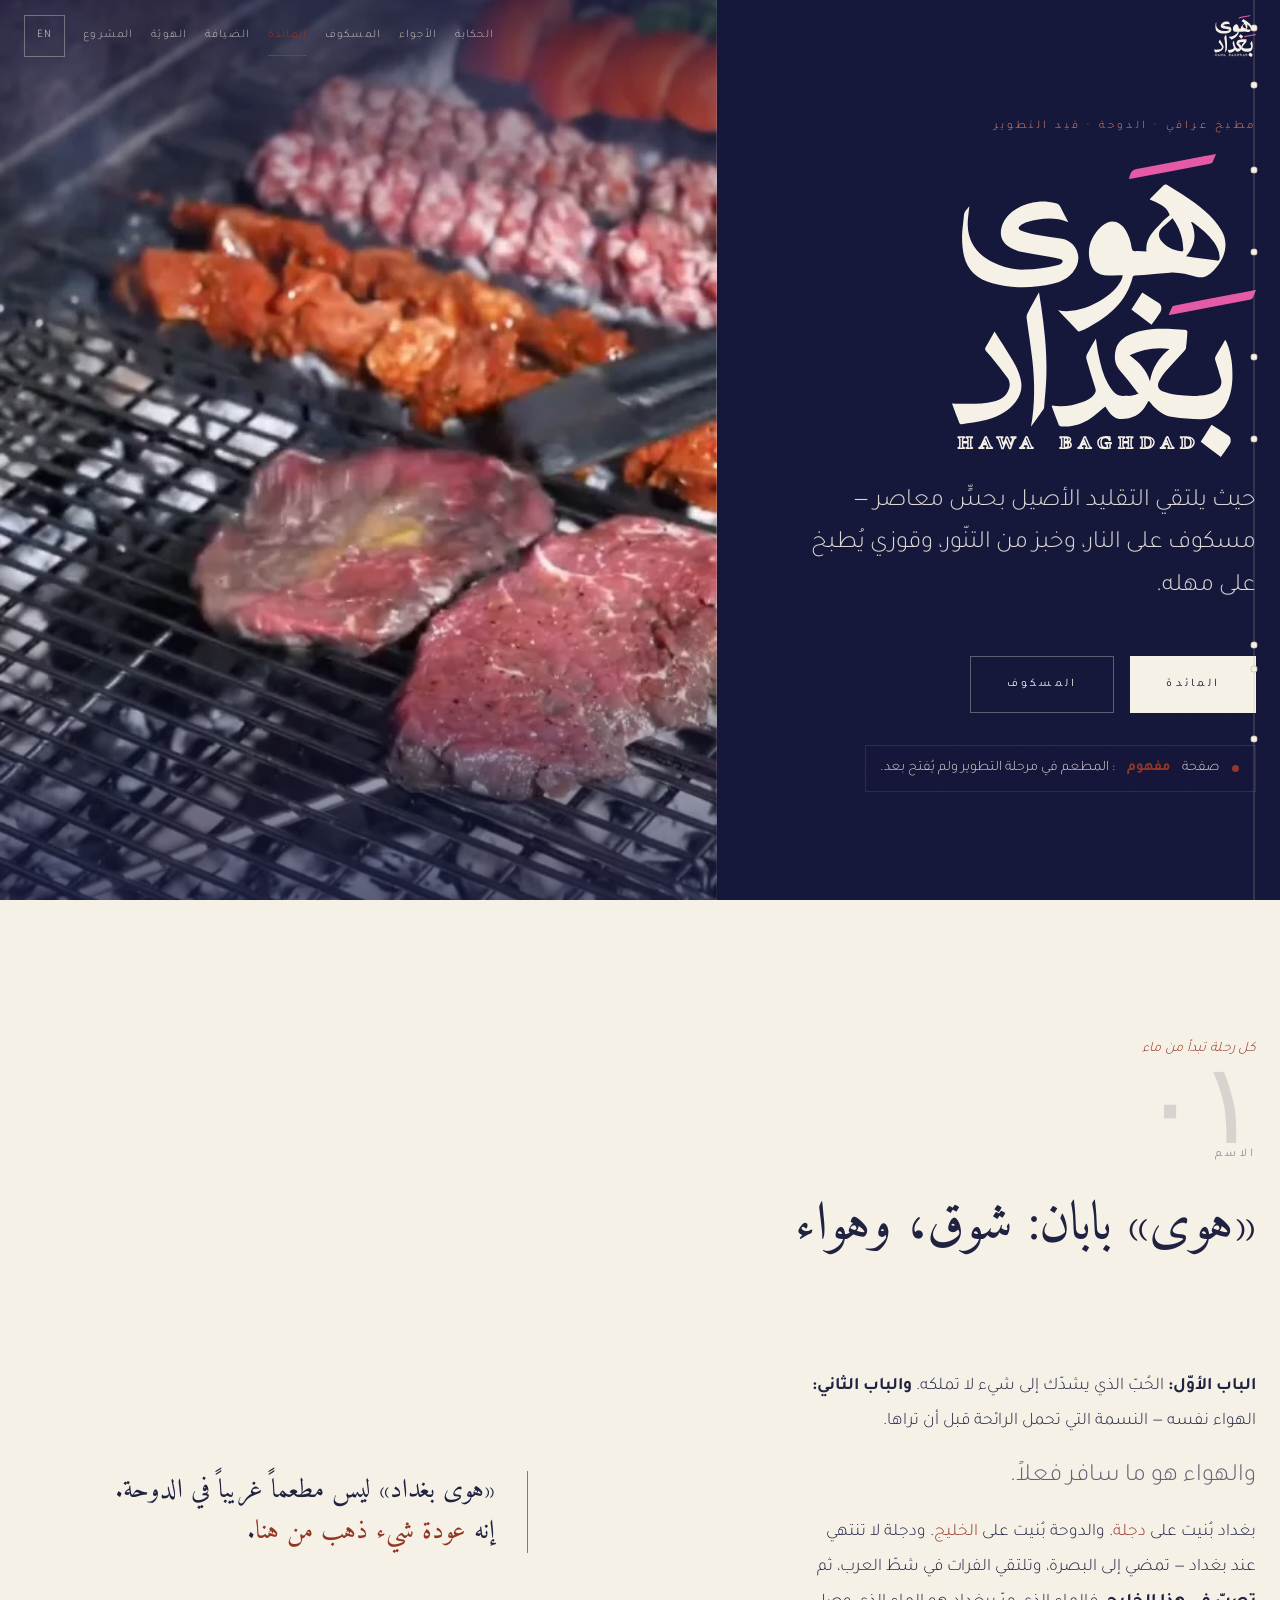
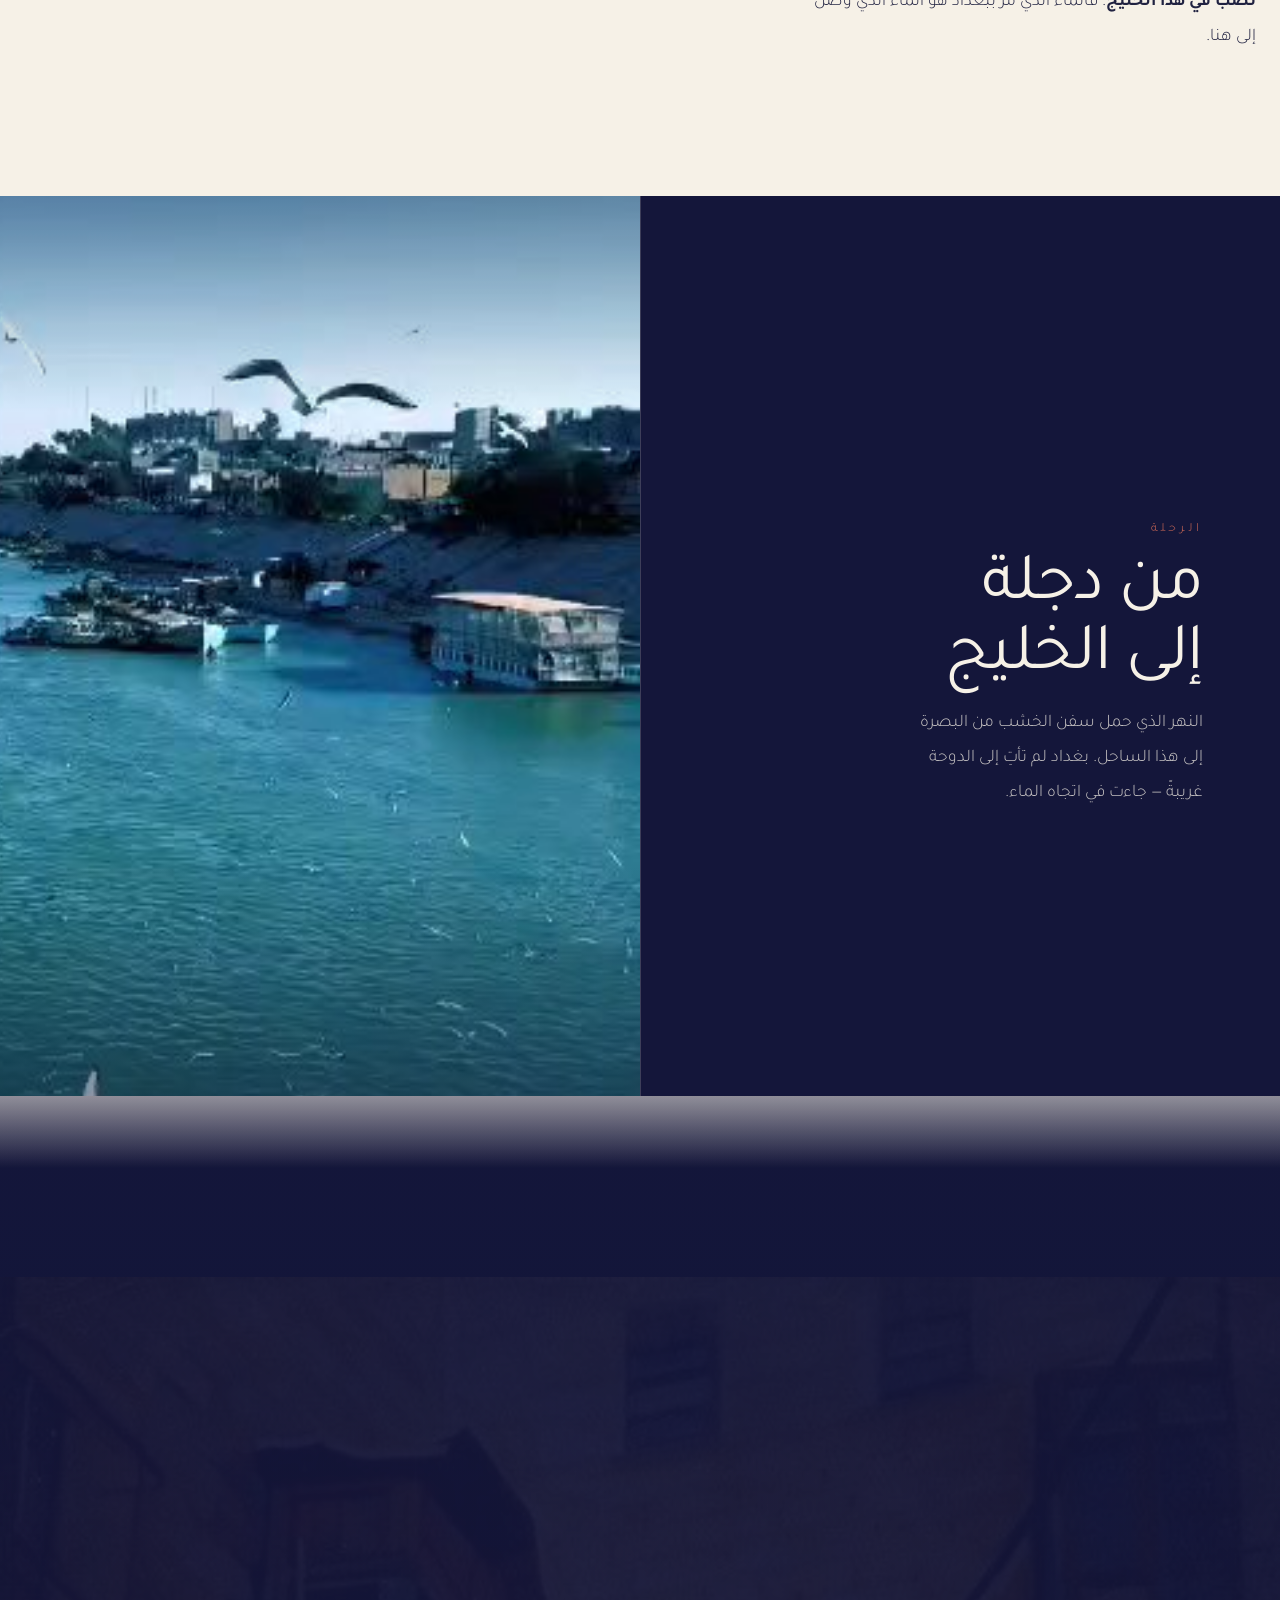
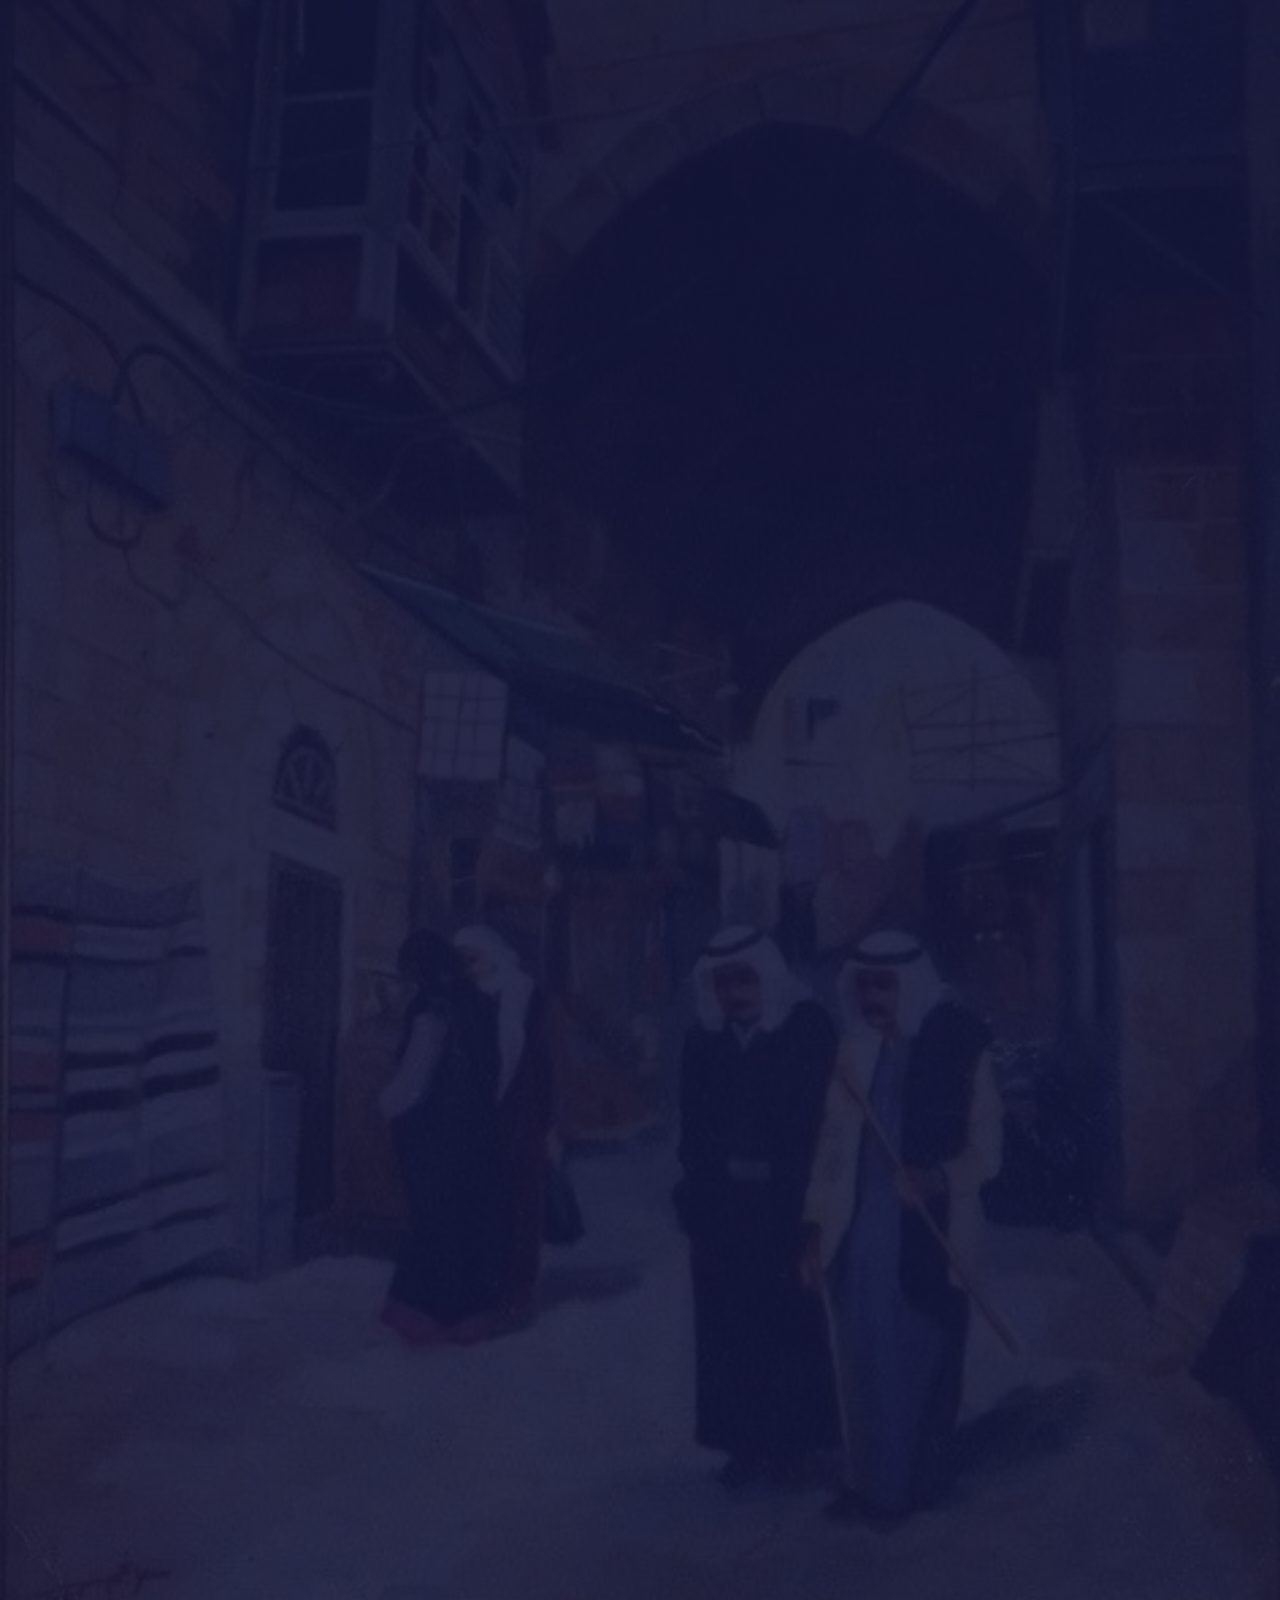
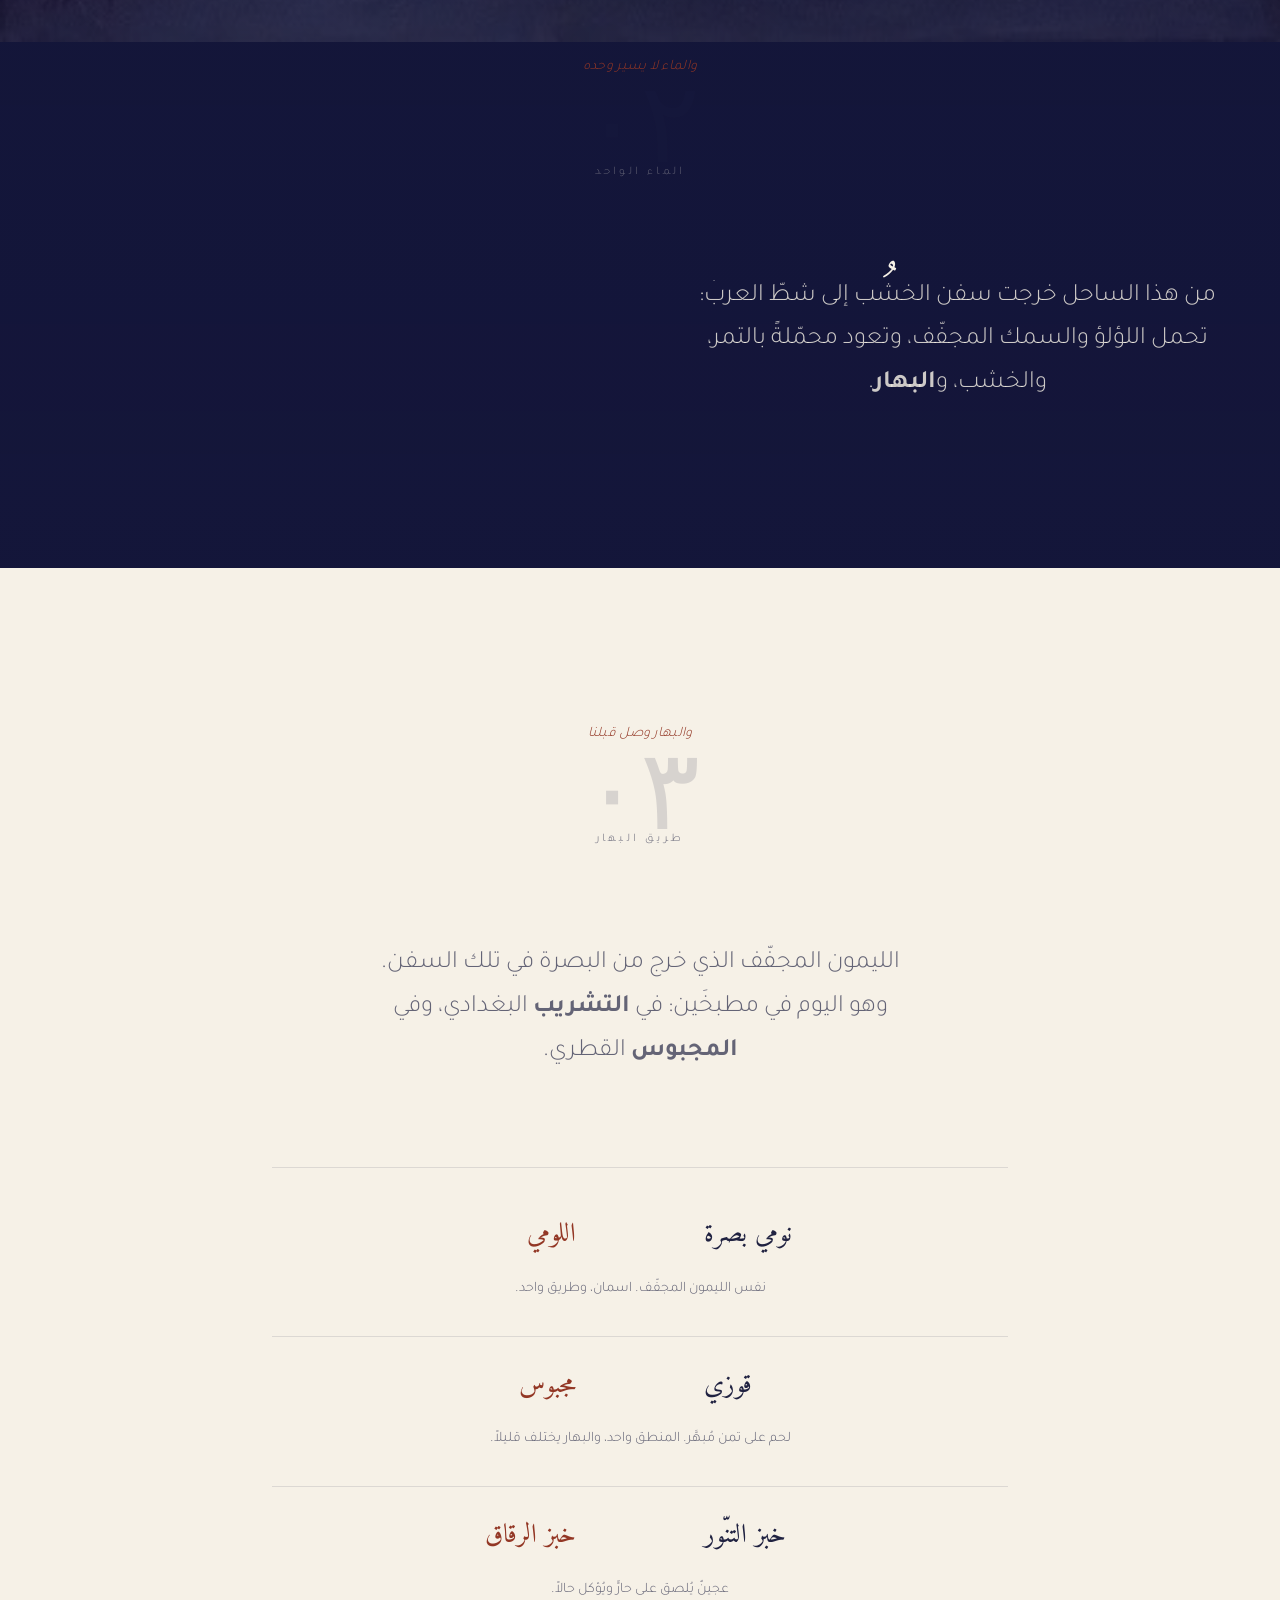
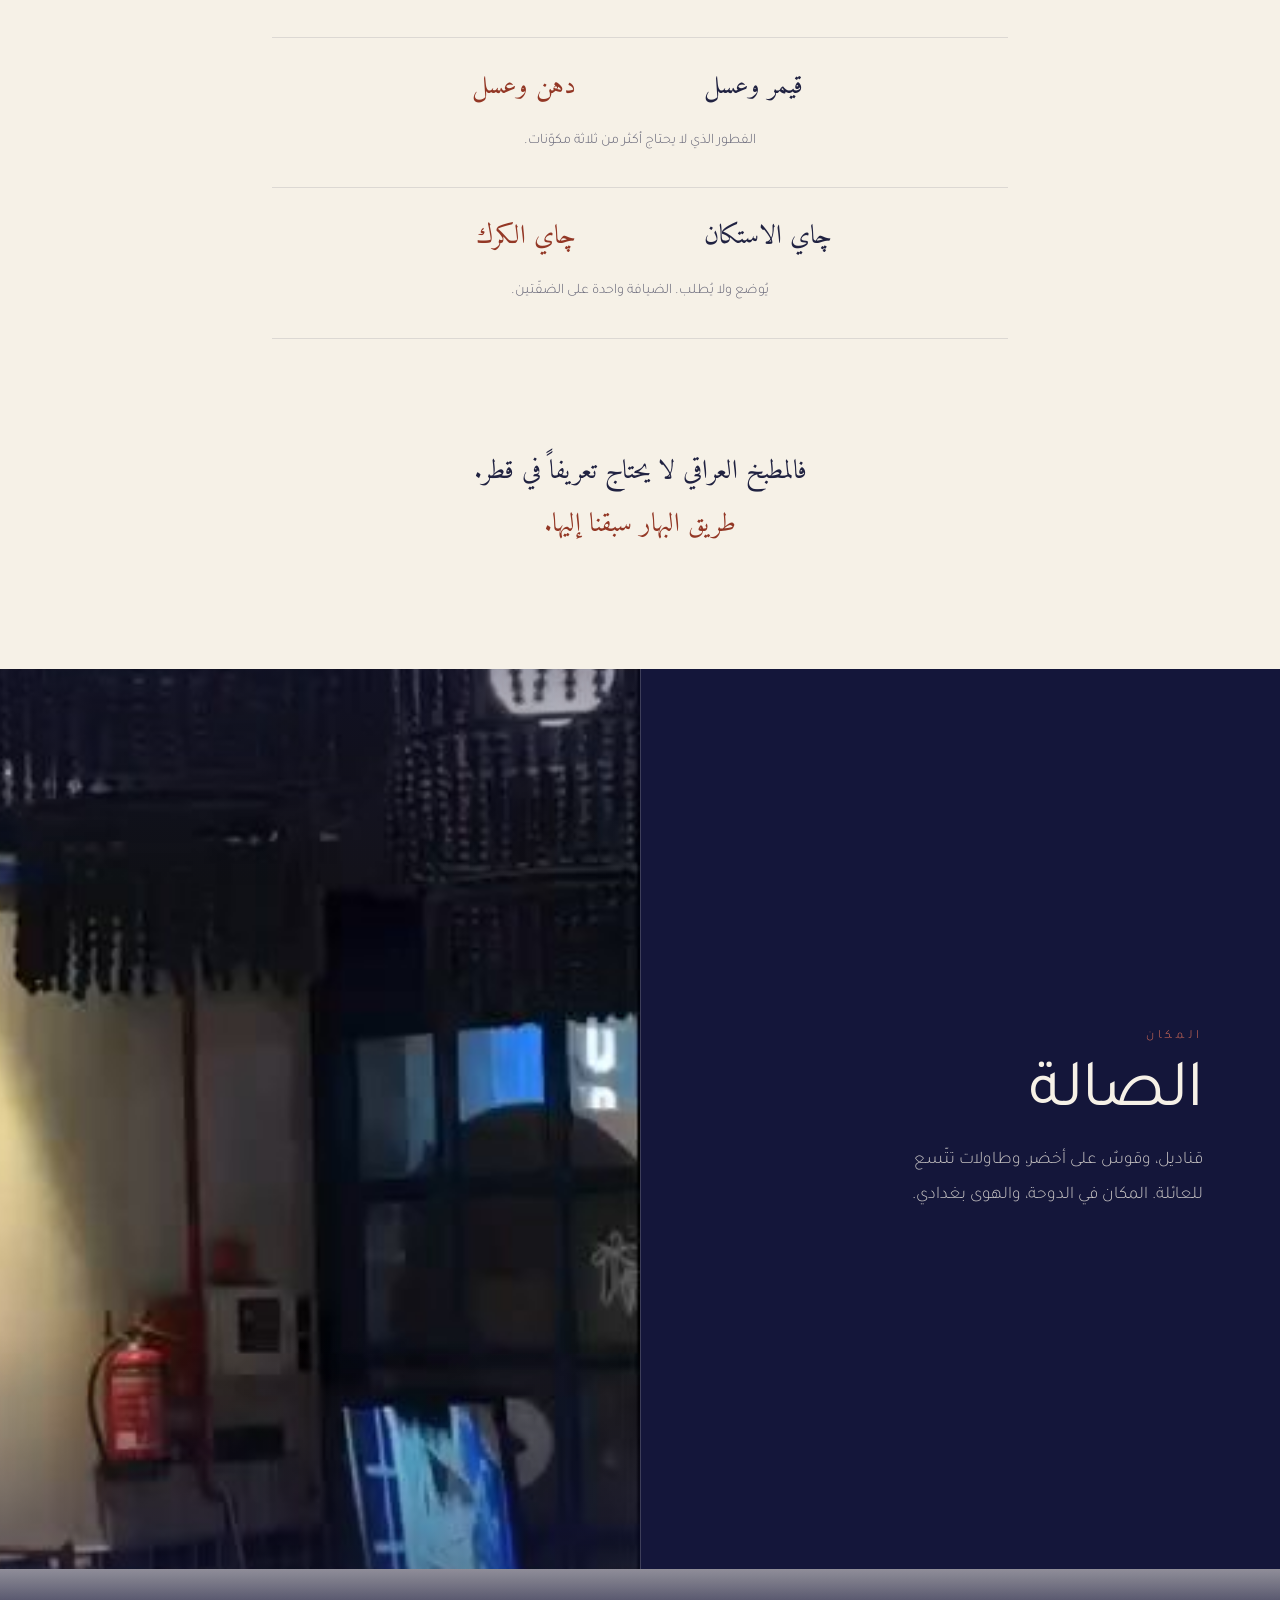
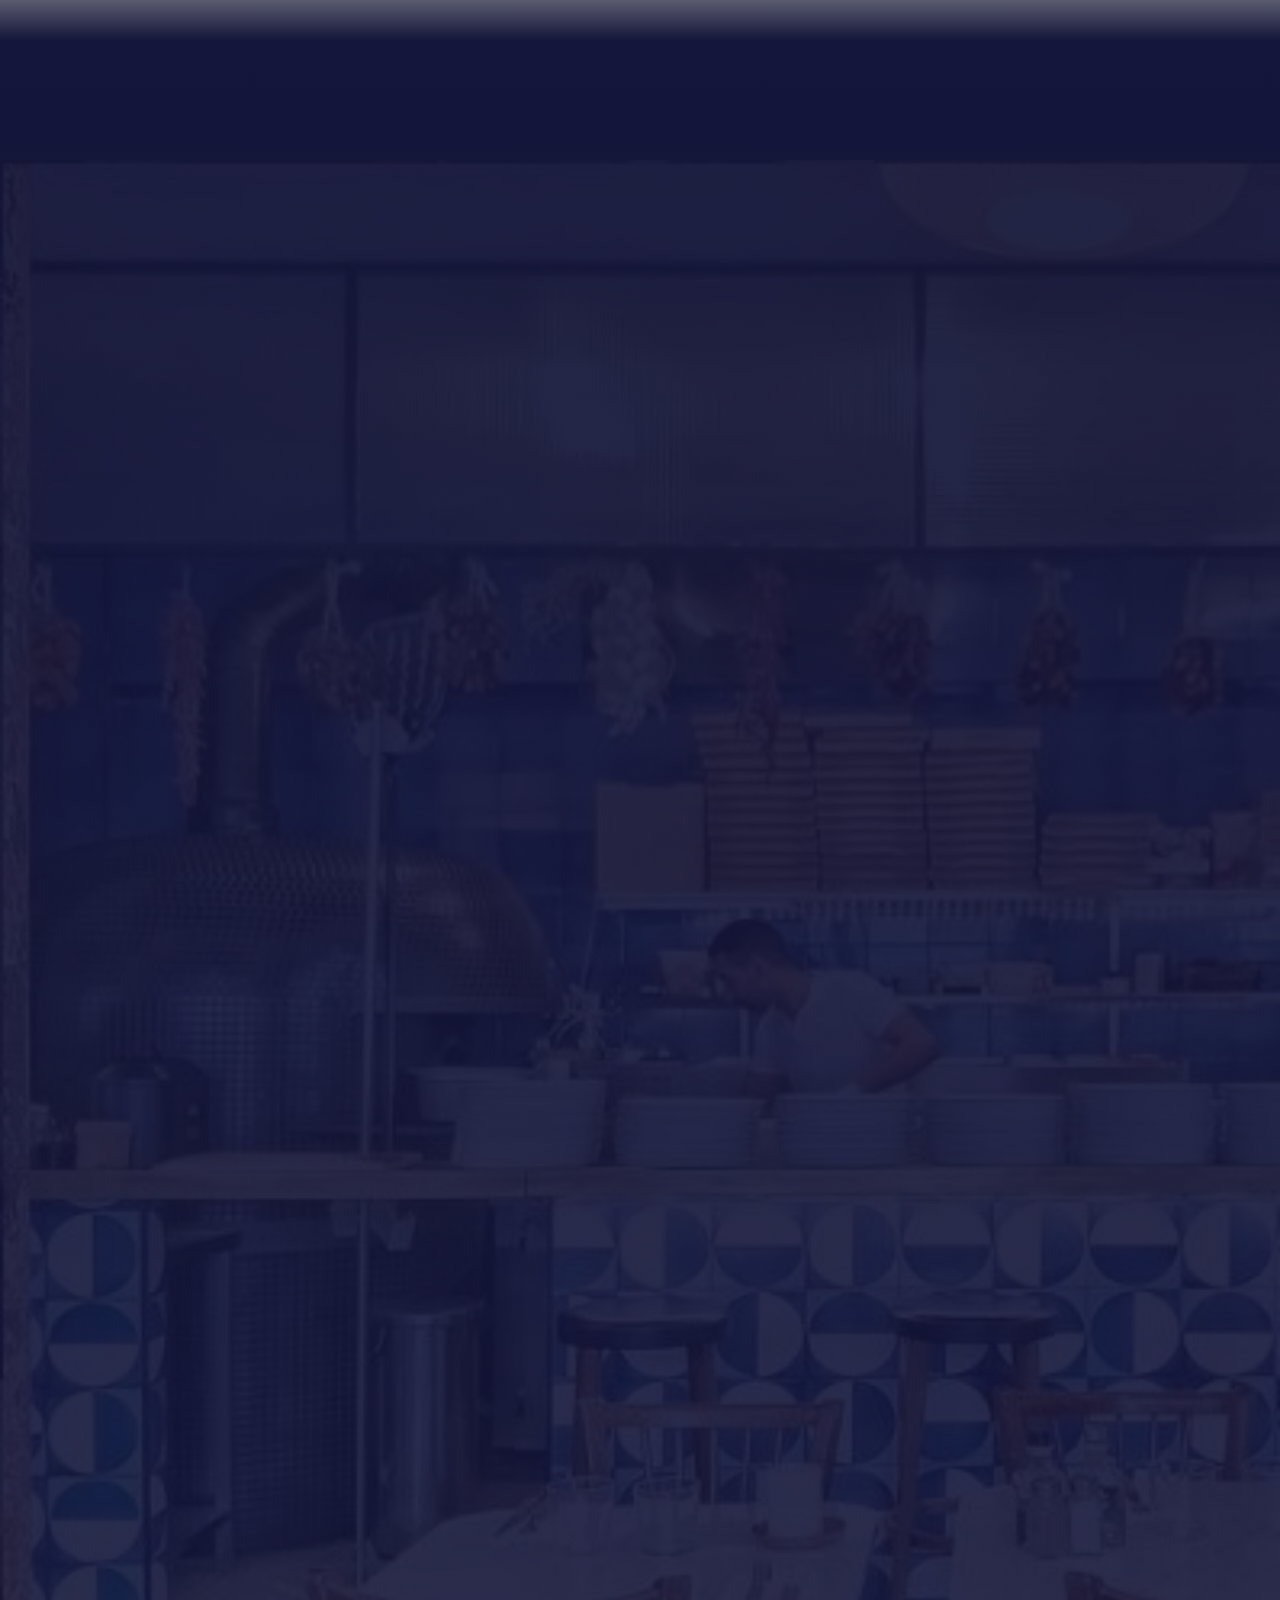
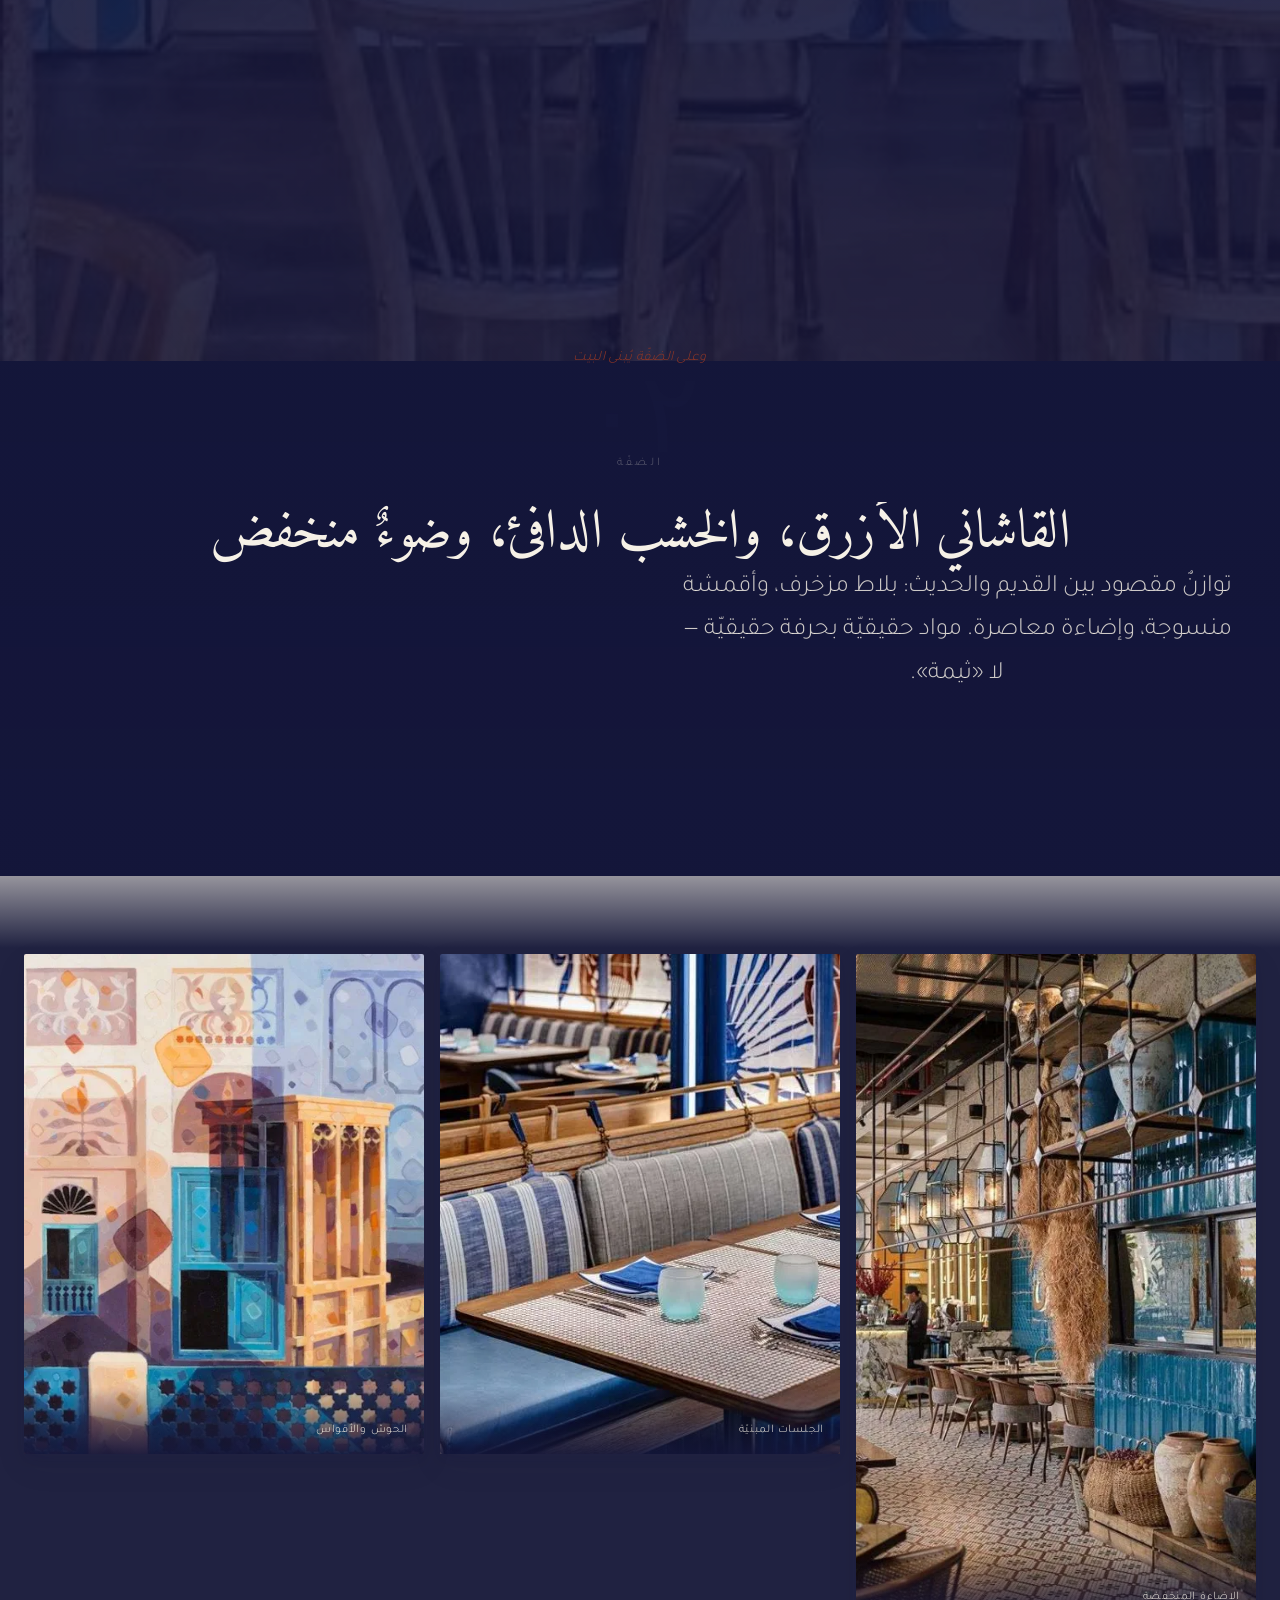
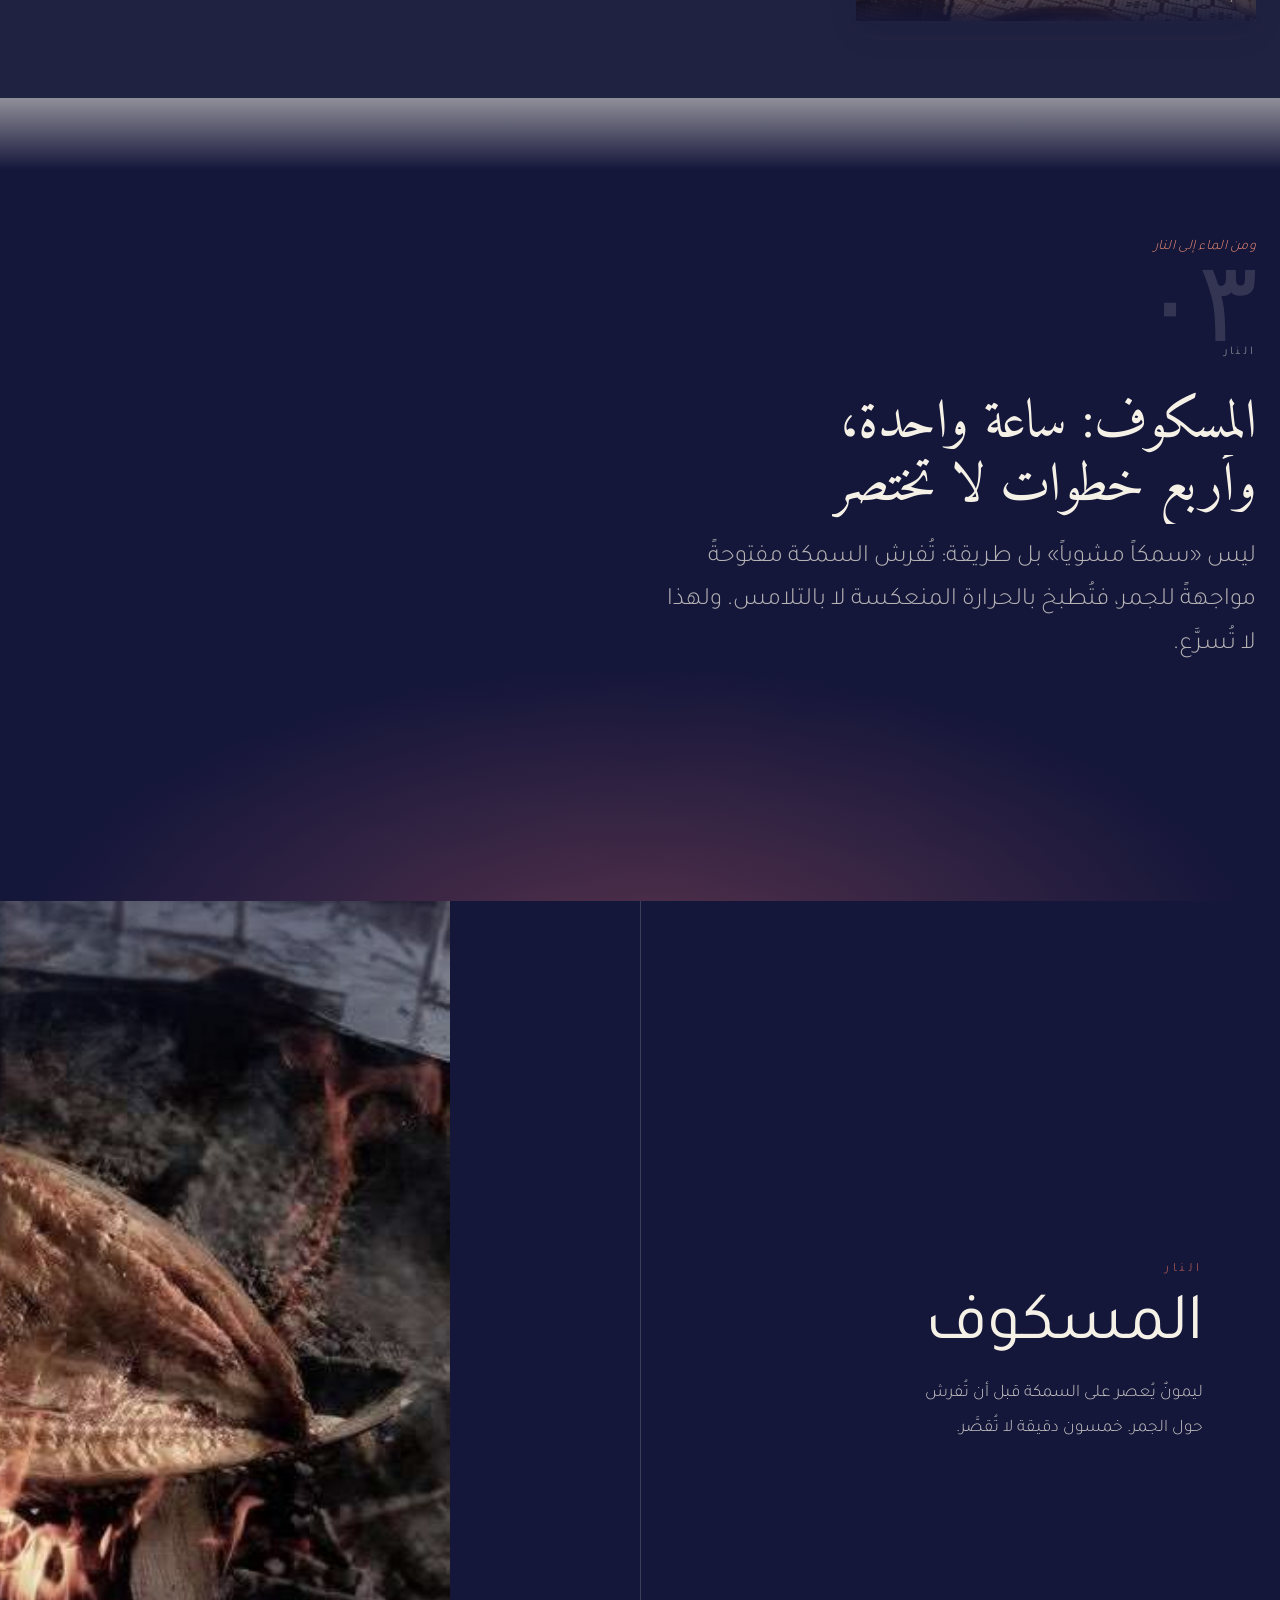
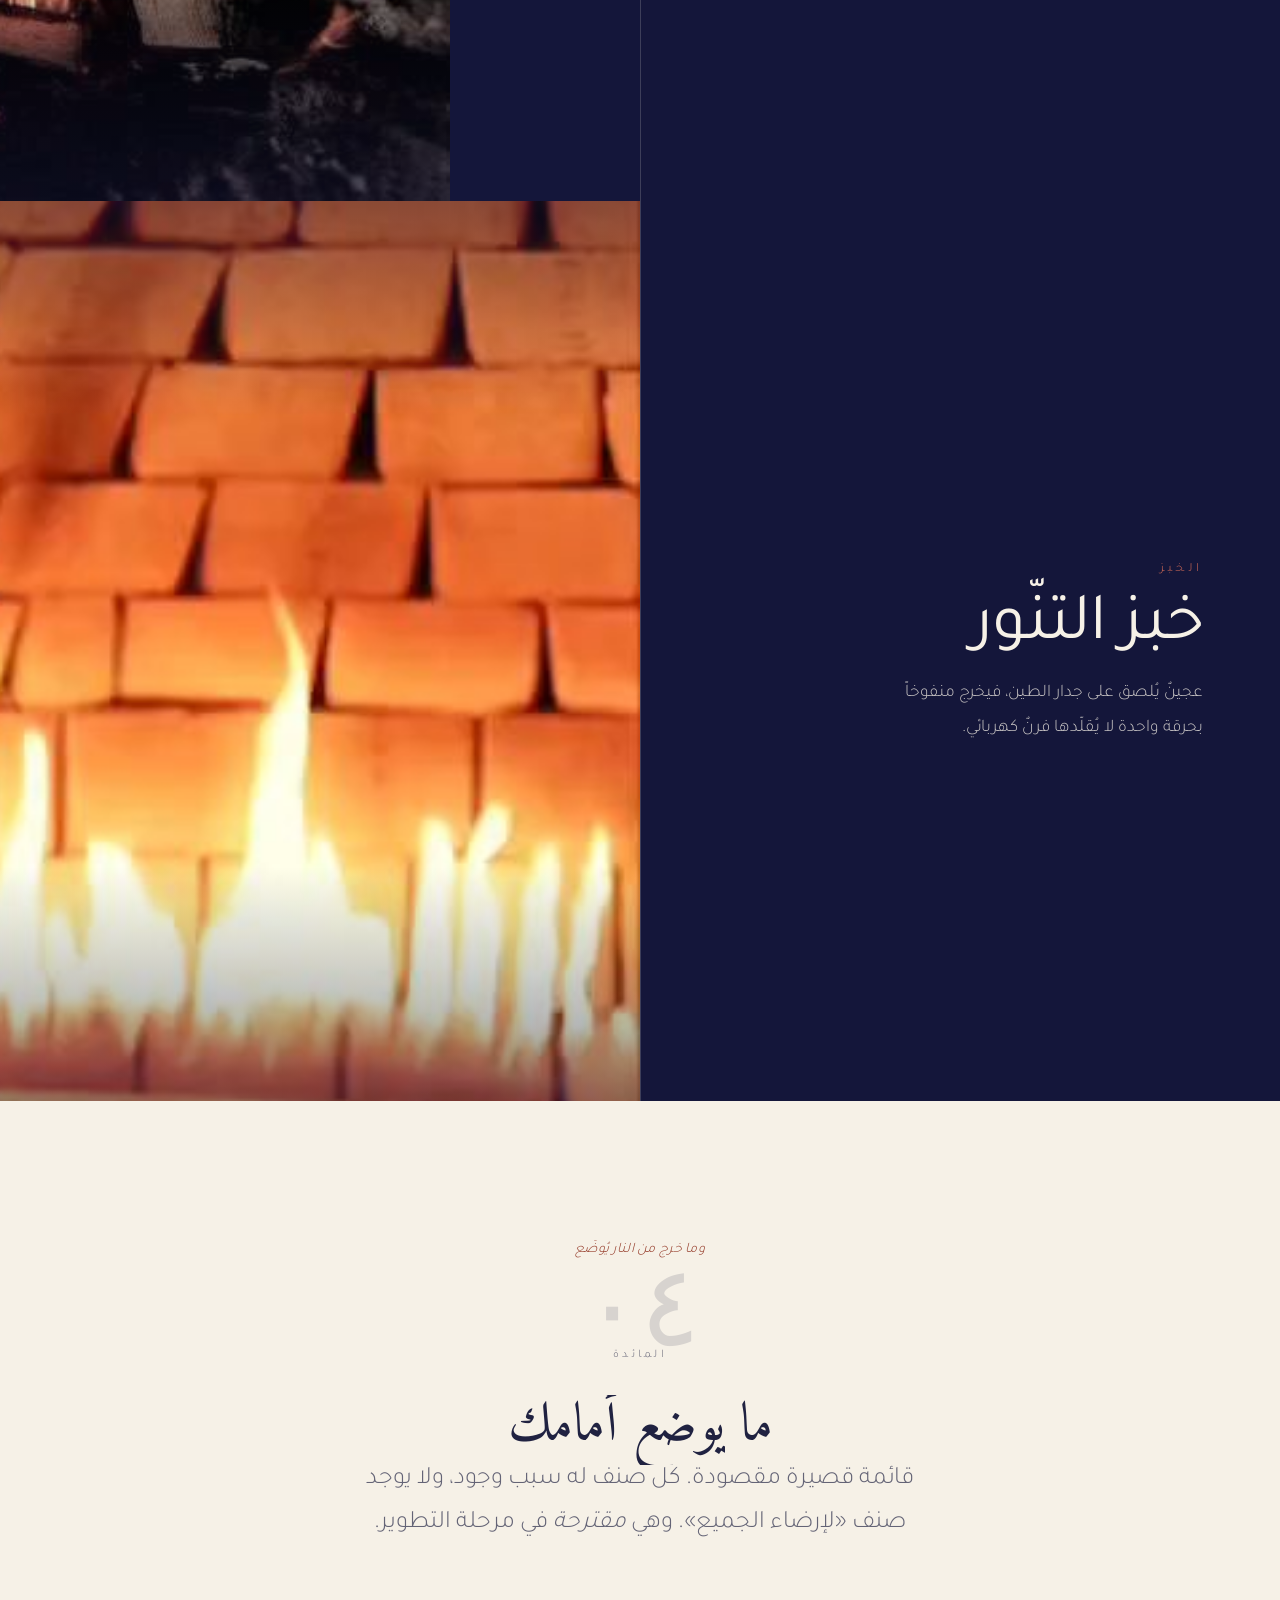
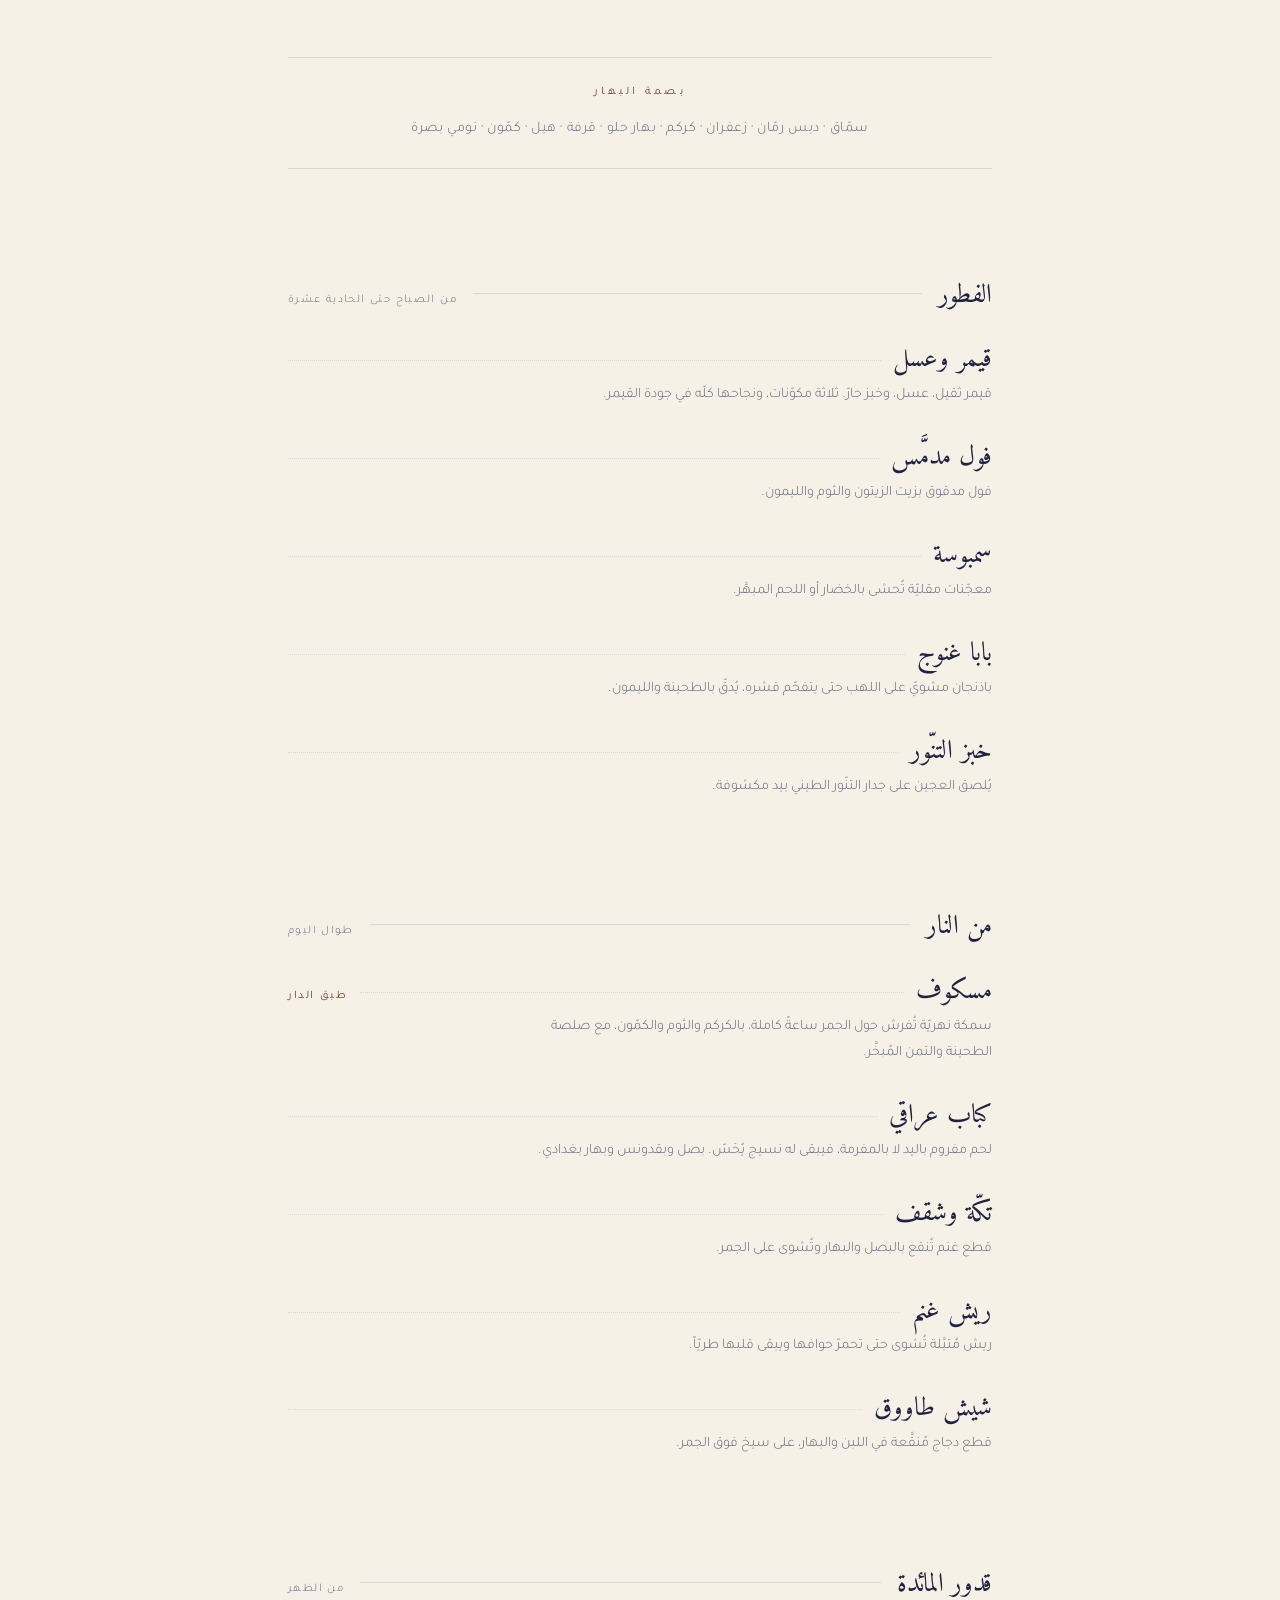
<file: index.html>
<!DOCTYPE html>
<html lang="ar" dir="rtl" class="no-js">
<head>
<meta charset="utf-8">
<meta name="viewport" content="width=device-width, initial-scale=1">

<title>هوى بغداد — مشروع مطعم بغدادي في الدوحة · قطر</title>
<meta name="description" content="هوى بغداد — مشروع مطعم بغدادي في الدوحة، في مرحلة التطوير. المفهوم والمائدة المقترحة وتصوّر المكان: مسكوف على حطب المشمش، قوزي، خبز التنّور، وبيت بالشناشيل.">
<meta name="theme-color" content="#0A1F26">
<link rel="canonical" href="https://tihou74.github.io/hawa-baghdad/">
<link rel="alternate" hreflang="ar" href="https://tihou74.github.io/hawa-baghdad/">
<link rel="alternate" hreflang="en" href="https://tihou74.github.io/hawa-baghdad/en/">

<meta property="og:type" content="website">
<meta property="og:locale" content="ar_QA">
<meta property="og:site_name" content="هوى بغداد">
<meta property="og:title" content="هوى بغداد — مشروع مطعم بغدادي في الدوحة">
<meta property="og:description" content="من ضفّة دجلة إلى ضفّة الخليج: مسكوف على حطب المشمش، وخبز يُلصق على التنور أمامك.">
<meta name="twitter:card" content="summary_large_image">

<link rel="icon" href="assets/img/logo.svg" type="image/svg+xml">

<link rel="preconnect" href="https://fonts.googleapis.com">
<link rel="preconnect" href="https://fonts.gstatic.com" crossorigin>
<link rel="stylesheet" href="https://fonts.googleapis.com/css2?family=Amiri:wght@400;700&family=Tajawal:wght@200;300;400;500&family=Cormorant+Garamond:wght@300;400&display=swap">

<link rel="stylesheet" href="assets/css/tokens.css?v=20">
<link rel="stylesheet" href="assets/css/base.css?v=20">
<link rel="stylesheet" href="assets/css/layout.css?v=20">
<link rel="stylesheet" href="assets/css/cinematic.css?v=20">

<!-- بيانات مُهيكلة: النوع Organization لا Restaurant عن قصد.
     المطعم لم يُفتح بعد، ووسم Restaurant يدعو جوجل إلى بناء بطاقة نشاط
     تجاري تطلب عنواناً وساعات عمل وتقييمات لمكان غير موجود — فتظهر
     بيانات ناقصة في نتائج البحث ويصعب تصحيحها لاحقاً. يُستبدل الوسم
     بـ Restaurant مع العنوان والساعات الحقيقيّة يوم الافتتاح، لا قبله. -->
<script type="application/ld+json">
{
  "@context": "https://schema.org",
  "@type": "Organization",
  "name": "هوى بغداد",
  "alternateName": "Hawa Baghdad",
  "description": "مشروع مطعم بغدادي في الدوحة — في مرحلة التطوير.",
  "foundingLocation": { "@type": "Place", "name": "الدوحة، قطر" },
  "url": "https://tihou74.github.io/hawa-baghdad/"
}
</script>
</head>
<body>

<a class="skip" href="#main">تخطَّ إلى المحتوى</a>

<!-- ============================================================
     مرشّحات SVG — تُستدعى من CSS بـ filter: url(#id)
     تُوضع مرّة واحدة في أعلى المستند، بصندوق صفري فلا تشغل مكاناً.
     ============================================================ -->
<svg width="0" height="0" aria-hidden="true" focusable="false" style="position:absolute">
  <defs>
    <!-- اهتزاز هواء النار: ضجيج كسوري متحرّك يُزيح البكسلات.
         `baseFrequency` غير متساوٍ بين المحورين لأن الحرارة تصعد
         عمودياً أكثر مما تنتشر أفقياً. -->
    <filter id="heat" x="-20%" y="-20%" width="140%" height="140%"
            color-interpolation-filters="sRGB">
      <feTurbulence type="fractalNoise" baseFrequency="0.011 0.032"
                    numOctaves="3" seed="13" result="n">
        <animate attributeName="baseFrequency" dur="7s" repeatCount="indefinite"
                 values="0.011 0.032; 0.019 0.048; 0.013 0.036; 0.011 0.032"/>
        <animate attributeName="seed" dur="4s" repeatCount="indefinite"
                 values="13; 29; 47; 13"/>
      </feTurbulence>
      <feDisplacementMap in="SourceGraphic" in2="n" scale="14"
                         xChannelSelector="R" yChannelSelector="G"/>
      <feGaussianBlur stdDeviation="0.6"/>
    </filter>
  </defs>
</svg>

<!-- ============================================================
     أيقونات الأطباق — رسم متجهي أصلي
     كلها مرسومة لهذا المشروع: لا صور مرخّصة، لا علامات مائيّة،
     ولا أصل خارجي يحتاج تصريحاً. وتتلوّن من currentColor.
     ============================================================ -->
<svg width="0" height="0" aria-hidden="true" focusable="false" style="position:absolute">
  <defs>
    <!-- سمكة مسكوف مفروشة على الحطب -->
    <symbol id="i-masgouf" viewBox="0 0 64 64">
      <g fill="none" stroke="currentColor" stroke-width="2.4" stroke-linejoin="round" stroke-linecap="round">
        <path d="M32 12 C46 12, 56 24, 56 34 C56 44, 46 54, 32 54 C18 54, 8 44, 8 34 C8 24, 18 12, 32 12 Z"/>
        <path d="M32 12 L32 54"/>
        <path d="M20 26 L26 34 L20 42 M44 26 L38 34 L44 42"/>
        <circle cx="32" cy="20" r="1.6" fill="currentColor" stroke="none"/>
      </g>
    </symbol>
    <!-- سيخ كباب -->
    <symbol id="i-kebab" viewBox="0 0 64 64">
      <g fill="none" stroke="currentColor" stroke-width="2.4" stroke-linecap="round">
        <path d="M6 52 L58 12"/>
        <path d="M18 44 C14 38, 20 32, 26 34 C32 36, 30 44, 24 46 C20 47, 19 46, 18 44 Z"/>
        <path d="M30 34 C26 28, 32 22, 38 24 C44 26, 42 34, 36 36 C32 37, 31 36, 30 34 Z"/>
        <path d="M42 24 C38 18, 44 12, 50 14 C56 16, 54 24, 48 26 C44 27, 43 26, 42 24 Z"/>
      </g>
    </symbol>
    <!-- قدر القوزي -->
    <symbol id="i-quzi" viewBox="0 0 64 64">
      <g fill="none" stroke="currentColor" stroke-width="2.4" stroke-linejoin="round" stroke-linecap="round">
        <path d="M10 28 L54 28 L50 52 C50 54, 48 56, 46 56 L18 56 C16 56, 14 54, 14 52 Z"/>
        <path d="M6 28 L58 28"/>
        <path d="M32 28 C32 20, 26 18, 26 12 M40 28 C40 22, 36 20, 36 16"/>
      </g>
    </symbol>
    <!-- ورق دولمة ملفوف -->
    <symbol id="i-dolma" viewBox="0 0 64 64">
      <g fill="none" stroke="currentColor" stroke-width="2.4" stroke-linejoin="round" stroke-linecap="round">
        <path d="M14 20 C14 16, 18 14, 22 16 L48 32 C52 34, 52 40, 48 42 L22 56 C18 58, 14 55, 14 51 Z"/>
        <path d="M20 24 L20 50 M28 28 L28 48 M36 33 L36 45"/>
      </g>
    </symbol>
    <!-- خبز التنور -->
    <symbol id="i-tandoor" viewBox="0 0 64 64">
      <g fill="none" stroke="currentColor" stroke-width="2.4" stroke-linejoin="round" stroke-linecap="round">
        <path d="M32 10 C44 10, 54 18, 54 28 C54 44, 42 54, 32 54 C22 54, 10 44, 10 28 C10 18, 20 10, 32 10 Z"/>
        <circle cx="24" cy="26" r="2.4"/><circle cx="38" cy="24" r="2.4"/>
        <circle cx="31" cy="38" r="2.4"/><circle cx="43" cy="36" r="2.4"/>
        <circle cx="20" cy="38" r="2.4"/>
      </g>
    </symbol>
    <!-- استكان چاي -->
    <symbol id="i-istikan" viewBox="0 0 64 64">
      <g fill="none" stroke="currentColor" stroke-width="2.4" stroke-linejoin="round" stroke-linecap="round">
        <path d="M22 12 L42 12 L38 44 C38 46, 36 48, 34 48 L30 48 C28 48, 26 46, 26 44 Z"/>
        <path d="M20 54 L44 54"/>
        <path d="M24 24 L40 24"/>
      </g>
    </symbol>
    <!-- قيمر على طبق -->
    <symbol id="i-gaymar" viewBox="0 0 64 64">
      <g fill="none" stroke="currentColor" stroke-width="2.4" stroke-linejoin="round" stroke-linecap="round">
        <path d="M8 40 C8 32, 18 24, 32 24 C46 24, 56 32, 56 40 Z"/>
        <path d="M6 44 L58 44"/>
        <path d="M24 24 C24 18, 28 14, 32 14 C36 14, 40 18, 40 24"/>
      </g>
    </symbol>
    <!-- زلابية -->
    <symbol id="i-zalabia" viewBox="0 0 64 64">
      <g fill="none" stroke="currentColor" stroke-width="2.4" stroke-linejoin="round" stroke-linecap="round">
        <path d="M32 10 C44 10, 54 20, 54 32 C54 44, 44 54, 32 54 C20 54, 10 44, 10 32 C10 20, 20 10, 32 10 Z"/>
        <path d="M32 20 C38 20, 44 26, 44 32 C44 38, 38 44, 32 44 C26 44, 20 38, 20 32 C20 26, 26 20, 32 20 Z"/>
        <path d="M32 10 L32 20 M54 32 L44 32 M32 54 L32 44 M10 32 L20 32"/>
      </g>
    </symbol>
    <!-- طرشي ومخلل -->
    <symbol id="i-torshi" viewBox="0 0 64 64">
      <g fill="none" stroke="currentColor" stroke-width="2.4" stroke-linejoin="round" stroke-linecap="round">
        <path d="M20 18 L44 18 L46 52 C46 54, 44 56, 42 56 L22 56 C20 56, 18 54, 18 52 Z"/>
        <path d="M24 18 L24 10 L40 10 L40 18"/>
        <path d="M18 30 L46 30"/>
        <circle cx="27" cy="40" r="2.2"/><circle cx="36" cy="44" r="2.2"/><circle cx="33" cy="36" r="2.2"/>
      </g>
    </symbol>
  </defs>
</svg>

<!-- طبقتا الغلاف السينمائي: ضوء الشناشيل وحبيبات الفيلم -->
<div class="shanashil-light" aria-hidden="true"></div>
<div class="grain" aria-hidden="true"></div>

<!-- ============================================================
     الترويسة
     ============================================================ -->
<header class="hdr" id="hdr">
  <div class="hdr__inner">
    <a class="hdr__brand" href="#top">
      <img src="assets/img/logo-cream.svg" alt="هوى بغداد" width="397" height="395">
      <span class="sr">هوى بغداد</span>
    </a>

    <button class="hdr__burger" id="burger" aria-expanded="false" aria-controls="nav">
      <span></span><span></span><span></span>
      <span class="sr">القائمة</span>
    </button>

    <nav class="nav" id="nav" aria-label="التنقّل الرئيسي">
      <a href="#story">الحكاية</a>
      <a href="#place">الأجواء</a>
      <a href="#masgouf">المسكوف</a>
      <a href="#menu">المائدة</a>
      <a href="#tea">الضيافة</a>
      <a href="#brand">الهويّة</a>
      <a href="#stage">المشروع</a>
      <a class="hdr__lang" href="en/" hreflang="en" lang="en">EN</a>
    </nav>
  </div>
  <div class="hdr__pour" id="pour" aria-hidden="true"></div>
</header>


<!-- ============================================================
     العمود — النهر
     الفكرة: اسم المطعم «هوى بغداد»، والرحلة من دجلة إلى الخليج،
     من بغداد إلى الدوحة. فالتمرير نفسه رحلة النهر: خطٌّ واحد
     متّصل يُرسَم مع تمرير الزائر ولا ينقطع بين الفصول، وكل فصل
     محطّة عليه. هذا ما يربط الأقسام بقصّة بدل أن تتجاور بلا رابط.
     ============================================================ -->
<div class="spine" aria-hidden="true">
  <span class="spine__bed"></span>
  <span class="spine__flow"></span>
  <ol class="spine__stops"></ol>
</div>

<!-- قنديل: وهج دافئ يتبع المؤشّر على الفصول الداكنة.
     «هوى» تعني الهواء أيضاً، والضوء الذي يتحرّك يُحيي الفصل
     الساكن بلا أي عنصر مرئي مضاف. -->
<div class="lantern" aria-hidden="true"></div>

<main id="main">

<section class="hero" id="top">
  <!-- واجهة فوتوغرافيّة ممتدّة. الواجهة السابقة كانت تدرّجاً لونيّاً
       وزخرفة هندسيّة بلا صورة، فكانت تبدو فارغة فعلاً على الشاشات
       المتوسّطة — وهو ما رآه العميل. -->
  <div class="hero__shot">
    <!-- فيديو الواجهة — نار.
         أُعيد: سكربت تنظيف سابق أزال كل عناصر الفيديو من الصفحة
         ولم يُعِد هذا، فلم يكن في الواجهة فيديو **إطلاقاً** — ولهذا
         ظهرت الصورة الثابتة دائماً وظُنَّ أن الملفّ لا يعمل.
         ولا `data-start`: أوّل إطار في الملفّ ١١٥ بايت (شبه فارغ)
         والانتقال قبل التشغيل كان يمنع بدءه. -->
    <video class="hero__video" data-src="media/video/hero.mp4"
           data-start="0" data-end="12"
           muted loop playsinline preload="none" aria-hidden="true"></video>
    <picture>
      <source type="image/webp" srcset="assets/img/photo/grill-480.webp">
      <img src="assets/img/photo/grill-480.jpg"
           alt="جمرٌ ودخان على المشواة"
           width="480" height="853" fetchpriority="high" decoding="async">
    </picture>
    <!-- جمر يصعد فوق الواجهة: حركة حقيقيّة تربط الصورة بالنار -->
    <div class="hero__embers" aria-hidden="true">
      <b></b><b></b><b></b><b></b><b></b><b></b><b></b><b></b>
    </div>
  </div>
  <div class="hero__scrim" aria-hidden="true"></div>

  <div class="hero__body">
    <p class="hero__kicker">مطبخ عراقي · الدوحة · قيد التطوير</p>
    <h1 class="hero__name">
      <img src="assets/img/logo-cream.svg" alt="هوى بغداد" width="397" height="395">
      <span class="sr">هوى بغداد</span>
    </h1>
    <p class="hero__tag">
      حيث يلتقي التقليد الأصيل بحسٍّ معاصر — مسكوف على النار،
      وخبز من التنّور، وقوزي يُطبخ على مهله.
    </p>
    <div class="btn-row">
      <a class="btn btn--solid" href="#menu">المائدة</a>
      <a class="btn btn--ghost" href="#masgouf">المسكوف</a>
    </div>
    <p class="hero__stage"><span></span>
      صفحة <strong>مفهوم</strong>: المطعم في مرحلة التطوير ولم يُفتح بعد.
    </p>
  </div>
</section>

<section class="sec" id="story" data-chapter="٠١" data-chapter-name="الاسم">
  <div class="wrap">
    <div class="sec__head">
      <p class="chapter" data-reveal>
        <span class="chapter__link">كل رحلة تبدأ من ماء</span>
        <span class="chapter__n">٠١</span>
        <span class="chapter__name">الاسم</span>
      </p>
      <h2 class="h2 h2--words" data-reveal><span class="w"><i>«هوى»</i></span> <span class="w"><i>بابان:</i></span> <span class="w"><i>شوقٌ،</i></span> <span class="w"><i>وهواء</i></span></h2>
    </div>
    <div class="split">
      <div class="prose" data-reveal>
        <p><strong>الباب الأوّل:</strong> الحُبّ الذي يشدّك إلى شيء لا
        تملكه. <strong>والباب الثاني:</strong> الهواء نفسه — النسمة
        التي تحمل الرائحة قبل أن تراها.</p>
        <p class="lead">والهواء هو ما سافر فعلاً.</p>
        <p>بغداد بُنيت على <em>دجلة</em>. والدوحة بُنيت على
        <em>الخليج</em>. ودجلة لا تنتهي عند بغداد — تمضي إلى البصرة،
        وتلتقي الفرات في شطّ العرب، ثم <strong>تصبّ في هذا
        الخليج</strong>. فالماء الذي مرّ ببغداد هو الماء الذي وصل
        إلى هنا.</p>
      </div>
      <aside class="pullquote" data-reveal>
        <p>«هوى بغداد» ليس مطعماً غريباً في الدوحة.<br>
        إنه <b>عودة شيء ذهب من هنا</b>.</p>
      </aside>
    </div>
  </div>
</section>

<!-- ⚠ مكان صورة النهر التي سيرسلها المالك:
     media/incoming/tigris.jpg ← ثم assets/img/photo/tigris-*.webp -->
<!-- ============================================================
     مشهد: من دجلة إلى الخليج
     وحدة مستقلّة بنصّها، فلا يقع عنوان على محتوى يخالفه — وهذا
     ما حدث حين وُضع فيديو التنّور في بطاقة «المسكوف».
     ============================================================ -->
<section class="reel" id="reel-water" aria-label="من دجلة إلى الخليج">
  <img class="reel__still" src="assets/img/video/water-poster.jpg" alt="" loading="lazy" decoding="async">
  <video class="reel__clip" data-src="media/video/water.mp4"
         data-start="2" data-end="13"
         muted loop playsinline preload="none" aria-hidden="true"></video>
  <span class="reel__edge" aria-hidden="true"></span>
  <div class="reel__text" data-reveal>
    <span class="reel__k">الرحلة</span>
    <h2 class="reel__t">من دجلة إلى الخليج</h2>
    <p class="reel__d">النهر الذي حمل سفن الخشب من البصرة إلى هذا الساحل. بغداد لم تأتِ إلى الدوحة غريبةً — جاءت في اتجاه الماء.</p>
  </div>
</section>

<section class="band band--tall" id="water" data-chapter="٠٢" data-chapter-name="الماء الواحد">
  <div class="band__layer" data-parallax aria-hidden="true">
    <picture>
      <source type="image/webp" srcset="assets/img/profile/souk-alley-473.webp">
      <img src="assets/img/profile/souk-alley-473.jpg" alt="" loading="lazy" decoding="async">
    </picture>
  </div>
  <div class="wrap band__inner">
    <p class="chapter" data-reveal>
      <span class="chapter__link">والماء لا يسير وحده</span>
      <span class="chapter__n">٠٢</span>
      <span class="chapter__name">الماء الواحد</span>
    </p>
    <h2 class="h2 h2--words" data-reveal><span class="w"><i>سفنُ</i></span> <span class="w"><i>الخشب</i></span> <span class="w"><i>كانت</i></span> <span class="w"><i>تصعد</i></span> <span class="w"><i>إلى</i></span> <span class="w"><i>البصرة</i></span></h2>
    <p class="lead" data-reveal>من هذا الساحل خرجت سفن الخشب إلى شطّ
    العرب: تحمل اللؤلؤ والسمك المجفّف، وتعود محمّلةً بالتمر،
    والخشب، و<strong>البهار</strong>.</p>
  </div>
</section>

<section class="sec" id="spice" data-chapter="٠٣" data-chapter-name="طريق البهار">
  <div class="wrap">
    <div class="sec__head sec__head--center">
      <p class="chapter" data-reveal>
        <span class="chapter__link">والبهار وصل قبلنا</span>
        <span class="chapter__n">٠٣</span>
        <span class="chapter__name">طريق البهار</span>
      </p>
      <h2 class="h2 h2--words" data-reveal><span class="w"><i>نومي</i></span> <span class="w"><i>بصرة</i></span></h2>
      <p class="lead" data-reveal>الليمون المجفّف الذي خرج من البصرة في
      تلك السفن. وهو اليوم في مطبخَين: في <strong>التشريب</strong>
      البغدادي، وفي <strong>المجبوس</strong> القطري.</p>
    </div>
    <ul class="bridge">
      <li class="bridge__row" data-reveal>
        <span class="bridge__a">نومي بصرة</span><span class="bridge__link" aria-hidden="true"></span><span class="bridge__b">اللومي</span>
        <p class="bridge__note">نفس الليمون المجفّف. اسمان، وطريق واحد.</p></li>
      <li class="bridge__row" data-reveal style="--delay:90ms">
        <span class="bridge__a">قوزي</span><span class="bridge__link" aria-hidden="true"></span><span class="bridge__b">مجبوس</span>
        <p class="bridge__note">لحم على تمن مُبهَّر. المنطق واحد، والبهار يختلف قليلاً.</p></li>
      <li class="bridge__row" data-reveal style="--delay:180ms">
        <span class="bridge__a">خبز التنّور</span><span class="bridge__link" aria-hidden="true"></span><span class="bridge__b">خبز الرقاق</span>
        <p class="bridge__note">عجينٌ يُلصق على حارٍّ ويُؤكل حالاً.</p></li>
      <li class="bridge__row" data-reveal style="--delay:270ms">
        <span class="bridge__a">قيمر وعسل</span><span class="bridge__link" aria-hidden="true"></span><span class="bridge__b">دهن وعسل</span>
        <p class="bridge__note">الفطور الذي لا يحتاج أكثر من ثلاثة مكوّنات.</p></li>
      <li class="bridge__row" data-reveal style="--delay:360ms">
        <span class="bridge__a">چاي الاستكان</span><span class="bridge__link" aria-hidden="true"></span><span class="bridge__b">چاي الكرك</span>
        <p class="bridge__note">يُوضع ولا يُطلب. الضيافة واحدة على الضفّتين.</p></li>
    </ul>
    <p class="closing" data-reveal>فالمطبخ العراقي لا يحتاج تعريفاً في قطر.
    <strong>طريق البهار سبقنا إليها.</strong></p>
  </div>
</section>

<!-- ============================================================
     مشهد: الصالة
     وحدة مستقلّة بنصّها، فلا يقع عنوان على محتوى يخالفه — وهذا
     ما حدث حين وُضع فيديو التنّور في بطاقة «المسكوف».
     ============================================================ -->
<section class="reel" id="reel-place" aria-label="الصالة">
  <img class="reel__still" src="assets/img/video/place-poster.jpg" alt="" loading="lazy" decoding="async">
  <video class="reel__clip" data-src="media/video/place.mp4"
         data-start="0" data-end="0"
         muted loop playsinline preload="none" aria-hidden="true"></video>
  <span class="reel__edge" aria-hidden="true"></span>
  <div class="reel__text" data-reveal>
    <span class="reel__k">المكان</span>
    <h2 class="reel__t">الصالة</h2>
    <p class="reel__d">قناديل، وقوسٌ على أخضر، وطاولات تتّسع للعائلة. المكان في الدوحة، والهوى بغدادي.</p>
  </div>
</section>

<section data-chapter="٠٢" data-chapter-name="الضفّة" class="band band--tall" id="place">
  <div class="band__layer" data-parallax aria-hidden="true">
    <picture><source type="image/webp" srcset="assets/img/profile/interior-tilewall-398.webp 398w" sizes="100vw"><img src="assets/img/profile/interior-tilewall-398.jpg" alt="" loading="lazy" decoding="async"></picture>
  </div>
  <div class="wrap band__inner">
    <p class="chapter" data-reveal><span class="chapter__link">وعلى الضفّة يُبنى البيت</span><span class="chapter__n">٠٢</span><span class="chapter__name">الضفّة</span></p>
    <h2 class="h2 h2--words" data-reveal><span class="w"><i>القاشاني</i></span> <span class="w"><i>الأزرق،</i></span> <span class="w"><i>والخشب</i></span> <span class="w"><i>الدافئ،</i></span> <span class="w"><i>وضوءٌ</i></span> <span class="w"><i>منخفض</i></span></h2>
    <p class="lead" data-reveal>
      توازنٌ مقصود بين القديم والحديث: بلاط مزخرف، وأقمشة منسوجة،
      وإضاءة معاصرة. مواد حقيقيّة بحرفة حقيقيّة — لا «ثيمة».
    </p>
  </div>
</section>

<section class="sec sec--tight on-dark" style="background:var(--navy-800)">
  <div class="wrap">
    <div class="mosaic">
      <figure class="mo mo--tall tilt" data-reveal>
        <picture><source type="image/webp" srcset="assets/img/profile/interior-lamps-480.webp 480w" sizes="(min-width:900px) 34vw, 92vw"><img src="assets/img/profile/interior-lamps-480.jpg" alt="صالة بإضاءة معلّقة دافئة وجدران زرقاء" loading="lazy" decoding="async"></picture>
        <figcaption>الإضاءة المنخفضة</figcaption>
      </figure>
      <figure class="mo tilt" data-reveal style="--delay:80ms">
        <picture><source type="image/webp" srcset="assets/img/profile/interior-banquette-474.webp 474w" sizes="(min-width:900px) 30vw, 92vw"><img src="assets/img/profile/interior-banquette-474.jpg" alt="جلسة مبنيّة بخطوط زرقاء وبيضاء" loading="lazy" decoding="async"></picture>
        <figcaption>الجلسات المبنيّة</figcaption>
      </figure>
      <figure class="mo tilt" data-reveal style="--delay:160ms">
        <picture><source type="image/webp" srcset="assets/img/profile/art-courtyard-480.webp 480w" sizes="(min-width:900px) 30vw, 92vw"><img src="assets/img/profile/art-courtyard-480.jpg" alt="عمل فنّي: فناء بغدادي بأقواس" loading="lazy" decoding="async"></picture>
        <figcaption>الحوش والأقواس</figcaption>
      </figure>
    </div>
  </div>
</section>

<section data-chapter="٠٣" data-chapter-name="النار" class="sec fire on-dark" id="masgouf" style="background:var(--navy-900)">
  <div class="fire__haze" aria-hidden="true"></div>
  <div class="fire__embers" aria-hidden="true">
    <b style="inset-inline-start:12%"></b><b style="inset-inline-start:28%"></b>
    <b style="inset-inline-start:44%"></b><b style="inset-inline-start:61%"></b>
    <b style="inset-inline-start:77%"></b><b style="inset-inline-start:90%"></b>
  </div>
  <div class="wrap" style="position:relative;z-index:4">
    <div class="sec__head">
      <p class="chapter" data-reveal><span class="chapter__link">ومن الماء إلى النار</span><span class="chapter__n">٠٣</span><span class="chapter__name">النار</span></p>
      <h2 class="h2 h2--words" data-reveal><span class="w"><i>المسكوف:</i></span> <span class="w"><i>ساعةٌ</i></span> <span class="w"><i>واحدة،</i></span> <span class="w"><i>وأربع</i></span> <span class="w"><i>خطوات</i></span> <span class="w"><i>لا</i></span> <span class="w"><i>تُختصر</i></span></h2>
      <p class="lead" data-reveal>
        ليس «سمكاً مشوياً» بل طريقة: تُفرش السمكة مفتوحةً مواجهةً
        للجمر، فتُطبخ بالحرارة المنعكسة لا بالتلامس. ولهذا لا تُسرَّع.
      </p>
    </div>

    
  </div>
</section>

<!-- ============================================================
     مشهد: المسكوف
     المقطع لقطة ماكرو في أصله (تحقّقت من ٣٠٪ و٥٥٪ و٨٠٪ فكلها
     قريبة)، فلا يُقصّ منه شيء: `--fit: contain` تُظهر الإطار
     كاملاً بلا تكبير ولا قطع.
     ============================================================ -->
<section class="reel reel--contain" id="reel-masgouf" aria-label="المسكوف">
  <img class="reel__still" src="assets/img/profile/masgouf-02-474.jpg" alt="" loading="lazy" decoding="async">
  <video class="reel__clip" data-src="media/video/masgouf.mp4"
         data-start="0" data-end="11"
         muted loop playsinline preload="none" aria-hidden="true"></video>
  <span class="reel__edge" aria-hidden="true"></span>
  <div class="reel__text" data-reveal>
    <span class="reel__k">النار</span>
    <h2 class="reel__t">المسكوف</h2>
    <p class="reel__d">ليمونٌ يُعصر على السمكة قبل أن تُفرش حول الجمر. خمسون دقيقة لا تُقصَّر.</p>
  </div>
</section>

<!-- ============================================================
     مشهد: خبز التنّور
     وحدة مستقلّة بنصّها، فلا يقع عنوان على محتوى يخالفه — وهذا
     ما حدث حين وُضع فيديو التنّور في بطاقة «المسكوف».
     ============================================================ -->
<section class="reel" id="reel-tandoor" aria-label="خبز التنّور">
  <img class="reel__still" src="assets/img/video/tandoor-poster.jpg" alt="" loading="lazy" decoding="async">
  <video class="reel__clip" data-src="media/video/tandoor.mp4"
         data-start="0" data-end="0"
         muted loop playsinline preload="none" aria-hidden="true"></video>
  <span class="reel__edge" aria-hidden="true"></span>
  <div class="reel__text" data-reveal>
    <span class="reel__k">الخبز</span>
    <h2 class="reel__t">خبز التنّور</h2>
    <p class="reel__d">عجينٌ يُلصق على جدار الطين، فيخرج منفوخاً بحرقة واحدة لا يُقلّدها فرنٌ كهربائي.</p>
  </div>
</section>

<section data-chapter="٠٤" data-chapter-name="المائدة" class="sec" id="menu">
  <div class="wrap">
    <div class="sec__head sec__head--center">
      <p class="chapter" data-reveal><span class="chapter__link">وما خرج من النار يُوضَع</span><span class="chapter__n">٠٤</span><span class="chapter__name">المائدة</span></p>
      <h2 class="h2 h2--words" data-reveal><span class="w"><i>ما</i></span> <span class="w"><i>يُوضَع</i></span> <span class="w"><i>أمامك</i></span></h2>
      <p class="lead" data-reveal>
        قائمة قصيرة مقصودة. كل صنف له سبب وجود، ولا يوجد صنف
        «لإرضاء الجميع». وهي <em>مقترحة</em> في مرحلة التطوير.
      </p>
    </div>
  </div>

<div class="wrap wrap--narrow">
    <p class="spices" data-reveal>
      <strong>بصمة البهار</strong>
      سمّاق · دبس رمّان · زعفران · كركم · بهار حلو · قرفة · هيل ·
      كمّون · نومي بصرة
    </p>

    <div class="carte">
      <section class="carte__part">
        <h3 class="carte__head" data-reveal><span>الفطور</span><span class="carte__note">من الصباح حتى الحادية عشرة</span></h3>
        <ul class="carte__list">
        <li class="carte__item" data-reveal>
          <p class="carte__line"><span class="carte__name">قيمر وعسل</span></p>
          <p class="carte__desc">قيمر ثقيل، عسل، وخبز حارّ. ثلاثة مكوّنات، ونجاحها كلّه في جودة القيمر.</p>
        </li>
        <li class="carte__item" data-reveal>
          <p class="carte__line"><span class="carte__name">فول مدمَّس</span></p>
          <p class="carte__desc">فول مدقوق بزيت الزيتون والثوم والليمون.</p>
        </li>
        <li class="carte__item" data-reveal>
          <p class="carte__line"><span class="carte__name">سمبوسة</span></p>
          <p class="carte__desc">معجّنات مقليّة تُحشى بالخضار أو اللحم المبهَّر.</p>
        </li>
        <li class="carte__item" data-reveal>
          <p class="carte__line"><span class="carte__name">بابا غنوج</span></p>
          <p class="carte__desc">باذنجان مشويّ على اللهب حتى يتفحّم قشره، يُدقّ بالطحينة والليمون.</p>
        </li>
        <li class="carte__item" data-reveal>
          <p class="carte__line"><span class="carte__name">خبز التنّور</span></p>
          <p class="carte__desc">يُلصق العجين على جدار التنّور الطيني بيد مكشوفة.</p>
        </li>
        </ul>
      </section>
      <section class="carte__part">
        <h3 class="carte__head" data-reveal><span>من النار</span><span class="carte__note">طوال اليوم</span></h3>
        <ul class="carte__list">
        <li class="carte__item" data-reveal>
          <p class="carte__line"><span class="carte__name">مسكوف</span><span class="carte__mark">طبق الدار</span></p>
          <p class="carte__desc">سمكة نهريّة تُفرش حول الجمر ساعةً كاملة، بالكركم والثوم والكمّون، مع صلصة الطحينة والتمن المُبخَّر.</p>
        </li>
        <li class="carte__item" data-reveal>
          <p class="carte__line"><span class="carte__name">كباب عراقي</span></p>
          <p class="carte__desc">لحم مفروم باليد لا بالمفرمة، فيبقى له نسيج يُحَسّ. بصل وبقدونس وبهار بغدادي.</p>
        </li>
        <li class="carte__item" data-reveal>
          <p class="carte__line"><span class="carte__name">تكّة وشقف</span></p>
          <p class="carte__desc">قطع غنم تُنقع بالبصل والبهار وتُشوى على الجمر.</p>
        </li>
        <li class="carte__item" data-reveal>
          <p class="carte__line"><span class="carte__name">ريش غنم</span></p>
          <p class="carte__desc">ريش مُتبَّلة تُشوى حتى تحمرّ حوافها ويبقى قلبها طريّاً.</p>
        </li>
        <li class="carte__item" data-reveal>
          <p class="carte__line"><span class="carte__name">شيش طاووق</span></p>
          <p class="carte__desc">قطع دجاج مُنقَّعة في اللبن والبهار، على سيخ فوق الجمر.</p>
        </li>
        </ul>
      </section>
      <section class="carte__part">
        <h3 class="carte__head" data-reveal><span>قدور المائدة</span><span class="carte__note">من الظهر</span></h3>
        <ul class="carte__list">
        <li class="carte__item" data-reveal>
          <p class="carte__line"><span class="carte__name">قوزي</span><span class="carte__mark">بطلب مسبق</span></p>
          <p class="carte__desc">لحم غنم وتمن ولوز وزبيب، بالقرفة والبهار الحلو والهيل. طبق المناسبات البغدادي.</p>
        </li>
        <li class="carte__item" data-reveal>
          <p class="carte__line"><span class="carte__name">دولمة</span></p>
          <p class="carte__desc">ورق عنب وخضار محشيّة، تُطبخ ببطء ثم تُقلب على الصينيّة فتنزل كما بُنيت.</p>
        </li>
        <li class="carte__item" data-reveal>
          <p class="carte__line"><span class="carte__name">تشريب ومرق</span></p>
          <p class="carte__desc">مرق سميك يُسكب على الخبز حتى يتشرّبه.</p>
        </li>
        <li class="carte__item" data-reveal>
          <p class="carte__line"><span class="carte__name">كبّة بُرغل</span></p>
          <p class="carte__desc">قشرة برغل رقيقة وحشوة لحم وبصل وصنوبر.</p>
        </li>
        <li class="carte__item" data-reveal>
          <p class="carte__line"><span class="carte__name">بامية بالدهن الحُرّ</span></p>
          <p class="carte__desc">بامية صغيرة كاملة مع لحم، والدهن الحُرّ يُسكب في آخر دقيقة.</p>
        </li>
        </ul>
      </section>
    </div>
  </div>

    <figure class="signature signature--split" data-reveal>
      <picture><source type="image/webp" srcset="assets/img/profile/istikan-01-480.webp 480w" sizes="(min-width:900px) 50vw, 100vw"><img src="assets/img/profile/istikan-01-480.jpg" alt="استكان چاي على صحن" loading="lazy" decoding="async"></picture>
      <figcaption><span class="signature__k">ضيافة</span>
        <span class="signature__t">الچاي لا يُحتسب</span>
        <span class="signature__d">في بغداد لا يُقال للضيف «هل تريد شاياً؟» — يُوضع أمامه.</span>
      </figcaption>
    </figure>

  <div class="wrap wrap--narrow">
    <div class="carte">
      <section class="carte__part">
        <h3 class="carte__head" data-reveal><span>المقبّلات والطرشي</span></h3>
        <ul class="carte__list">
        <li class="carte__item" data-reveal>
          <p class="carte__line"><span class="carte__name">طرشي البيت</span><span class="carte__mark">ضيافة</span></p>
          <p class="carte__desc">مخلّل مكبوس عندنا: شلغم وخيار وقرنابيط. حامضٌ حادّ مقصود — يقطع دهن اللحم.</p>
        </li>
        <li class="carte__item" data-reveal>
          <p class="carte__line"><span class="carte__name">تبّولة · حمّص · فتّوش</span></p>
          <p class="carte__desc">ثلاث سلطات تُوضع مع المشاوي: الحامض والطريّ والمقرمش.</p>
        </li>
        <li class="carte__item" data-reveal>
          <p class="carte__line"><span class="carte__name">شلغم بالدبس</span><span class="carte__mark">موسمي</span></p>
          <p class="carte__desc">شلغم مطبوخ في دبس التمر حتى يصير غامقاً حلواً.</p>
        </li>
        </ul>
      </section>
      <section class="carte__part">
        <h3 class="carte__head" data-reveal><span>الحلو</span></h3>
        <ul class="carte__list">
        <li class="carte__item" data-reveal>
          <p class="carte__line"><span class="carte__name">زلابية</span></p>
          <p class="carte__desc">حلقات عجين مقليّة تُغمس في القطر وهي ساخنة.</p>
        </li>
        <li class="carte__item" data-reveal>
          <p class="carte__line"><span class="carte__name">منّ السما</span></p>
          <p class="carte__desc">حلوى بغداديّة بيضاء بالفستق، قوامها مطّاطي خفيف.</p>
        </li>
        <li class="carte__item" data-reveal>
          <p class="carte__line"><span class="carte__name">بقلاوة بالفستق</span></p>
          <p class="carte__desc">طبقات رقيقة، فستق، وقطر خفيف.</p>
        </li>
        </ul>
      </section>
      <section class="carte__part">
        <h3 class="carte__head" data-reveal><span>الچاي والمشروب</span></h3>
        <ul class="carte__list">
        <li class="carte__item" data-reveal>
          <p class="carte__line"><span class="carte__name">چاي استكان</span><span class="carte__mark">ضيافة الدار</span></p>
          <p class="carte__desc">چاي أحمر ثقيل يُسكب من قوري على قوري، في استكان زجاجي. يُوضع ولا يُطلب.</p>
        </li>
        <li class="carte__item" data-reveal>
          <p class="carte__line"><span class="carte__name">نومي بصرة</span></p>
          <p class="carte__desc">منقوع الليمون البصري المجفّف: حامضٌ دافئ بلون العنبر.</p>
        </li>
        <li class="carte__item" data-reveal>
          <p class="carte__line"><span class="carte__name">شربت زبيب</span></p>
          <p class="carte__desc">منقوع زبيب بارد، حلوٌ طبيعي بلا سكّر مضاف.</p>
        </li>
        </ul>
      </section>
    </div>
  </div>
</section>

<!-- ============================================================
     مشهد: الطبق
     المقطع ١٫٧ ثانية فقط، فـ`data-rate` يُبطئه إلى نحو ثلاث
     ثوانٍ محسوسة — فلا يُقرأ تكراره تشنّجاً، والصبّ البطيء أفخم.
     ============================================================ -->
<section class="reel" id="reel-sauce" aria-label="الطبق">
  <img class="reel__still" src="assets/img/video/sauce-poster.jpg" alt="" loading="lazy" decoding="async">
  <video class="reel__clip" data-src="media/video/sauce.mp4"
         data-start="0" data-end="0" data-rate="0.55"
         muted loop playsinline preload="none" aria-hidden="true"></video>
  <span class="reel__edge" aria-hidden="true"></span>
  <div class="reel__text" data-reveal>
    <span class="reel__k">المائدة</span>
    <h2 class="reel__t">الطبق</h2>
    <p class="reel__d">الصلصة تُسكب في آخر لحظة — قبل أن يصل الطبق إلى الطاولة، لا بعدها.</p>
  </div>
</section>

<!-- ============================================================
     مشهد: الاستكان — يلي الصبّة مباشرةً
     المقطعان جزءٌ واحد: الصبّ ثم الاستكان المملوء. فيُقرآن
     لحظةً متّصلة لا مشهدين متباعدين.
     ============================================================ -->
<section class="reel" id="reel-tea" aria-label="الاستكان">
  <img class="reel__still" src="assets/img/profile/istikan-01-480.jpg" alt="" loading="lazy" decoding="async">
  <video class="reel__clip" data-src="media/video/tea.mp4"
         data-start="0" data-end="11"
         muted loop playsinline preload="none" aria-hidden="true"></video>
  <span class="reel__edge" aria-hidden="true"></span>
  <div class="reel__text" data-reveal>
    <span class="reel__k">الضيافة</span>
    <h2 class="reel__t">الاستكان</h2>
    <p class="reel__d">زجاجٌ رقيق على صحنٍ بنقاطٍ حمراء. لا يُحتسب في الفاتورة ولا في الوقت.</p>
  </div>
</section>

<section data-chapter="٠٥" data-chapter-name="الاستكان" class="sec on-dark" id="tea" style="background:var(--navy-900)">
  <div class="wrap">
    <div class="sec__head">
      <p class="chapter" data-reveal><span class="chapter__link">وبعد المائدة، يُسكب</span><span class="chapter__n">٠٥</span><span class="chapter__name">الاستكان</span></p>
      <h2 class="h2 h2--words" data-reveal><span class="w"><i>الچاي</i></span> <span class="w"><i>لا</i></span> <span class="w"><i>يُحتسب</i></span></h2>
      <p class="lead" data-reveal>
        في بغداد لا يُقال للضيف «هل تريد شاياً؟» — يُوضع أمامه.
        نحتفظ بهذه العادة كما هي: استكان بعد الأكل، ضيافةً لا بنداً
        في الفاتورة.
      </p>
    </div>
    <!-- المشعل: الصورة مُعتَّمة ويكشفها المؤشّر كأنه ضوء يمرّ عليها.
         على اللمس يتبع الإصبع. -->
</div>
</section>

<section data-chapter="٠٦" data-chapter-name="ما يُحمَل" class="sec" id="brand">
  <div class="wrap">
    <div class="sec__head">
      <p class="chapter" data-reveal><span class="chapter__link">وما لا يُؤكل هنا، يُحمَل</span><span class="chapter__n">٠٦</span><span class="chapter__name">ما يُحمَل</span></p>
      <h2 class="h2 h2--words" data-reveal><span class="w"><i>التغليف</i></span> <span class="w"><i>واليونيفورم</i></span></h2>
      <p class="lead" data-reveal>
        الهويّة لا تنتهي عند الشعار. هذه تطبيقاتها على ما يحمله
        الضيف ويلمسه.
      </p>
    </div>
    <div class="mosaic mosaic--pack">
      <figure class="mo mo--wide tilt" data-reveal>
        <picture><source type="image/webp" srcset="assets/img/profile/pack-bag-wave-480.webp 480w, assets/img/profile/pack-bag-wave-960.webp 960w, assets/img/profile/pack-bag-wave-1440.webp 1440w" sizes="(min-width:900px) 56vw, 92vw"><img src="assets/img/profile/pack-bag-wave-1440.jpg" alt="كيس ورقي بالشعار وشريط متماوج" loading="lazy" decoding="async"></picture>
        <figcaption>الكيس الورقي</figcaption>
      </figure>
      <figure class="mo tilt" data-reveal style="--delay:70ms">
        <picture><source type="image/webp" srcset="assets/img/profile/pack-cup-480.webp 480w, assets/img/profile/pack-cup-960.webp 960w, assets/img/profile/pack-cup-1440.webp 1440w" sizes="(min-width:900px) 28vw, 92vw"><img src="assets/img/profile/pack-cup-1440.jpg" alt="كوب بالشعار" loading="lazy" decoding="async"></picture>
        <figcaption>الكوب</figcaption>
      </figure>
      <figure class="mo tilt" data-reveal style="--delay:140ms">
        <picture><source type="image/webp" srcset="assets/img/profile/pack-box-480.webp 480w, assets/img/profile/pack-box-960.webp 960w, assets/img/profile/pack-box-1440.webp 1440w" sizes="(min-width:900px) 28vw, 92vw"><img src="assets/img/profile/pack-box-1440.jpg" alt="علبة بالشعار" loading="lazy" decoding="async"></picture>
        <figcaption>العلبة</figcaption>
      </figure>
      <figure class="mo tilt" data-reveal style="--delay:210ms">
        <picture><source type="image/webp" srcset="assets/img/profile/menu-print-480.webp 480w" sizes="(min-width:900px) 28vw, 92vw"><img src="assets/img/profile/menu-print-480.jpg" alt="المنيو المطبوع" loading="lazy" decoding="async"></picture>
        <figcaption>المنيو المطبوع</figcaption>
      </figure>
      <figure class="mo tilt" data-reveal style="--delay:280ms">
        <picture><source type="image/webp" srcset="assets/img/profile/uniform-01-480.webp 480w" sizes="(min-width:900px) 28vw, 92vw"><img src="assets/img/profile/uniform-01-480.jpg" alt="مريلة الطاقم" loading="lazy" decoding="async"></picture>
        <figcaption>اليونيفورم</figcaption>
      </figure>
      <figure class="mo tilt" data-reveal style="--delay:350ms">
        <picture><source type="image/webp" srcset="assets/img/profile/pack-box-open-480.webp 480w, assets/img/profile/pack-box-open-960.webp 960w, assets/img/profile/pack-box-open-1440.webp 1440w" sizes="(min-width:900px) 28vw, 92vw"><img src="assets/img/profile/pack-box-open-1440.jpg" alt="العلبة مفتوحة" loading="lazy" decoding="async"></picture>
        <figcaption>الداخل</figcaption>
      </figure>
    </div>
  </div>
</section>

<section data-chapter="٠٧" data-chapter-name="المصبّ" class="rail-stage" id="reference" data-rail>
  <div class="rail-sticky">
    <div class="wrap" style="margin-block-end:var(--s-5)">
      <p class="chapter" data-reveal><span class="chapter__link">ويصل النهر إلى الخليج</span><span class="chapter__n">٠٧</span><span class="chapter__name">المصبّ</span></p>
      <h2 class="h2 h2--words" data-reveal><span class="w"><i>من</i></span> <span class="w"><i>أين</i></span> <span class="w"><i>تأتي</i></span> <span class="w"><i>التفاصيل</i></span></h2>
    </div>
    <div class="rail" data-rail-track>
      <article class="rail__card">
        <div class="rail__art"><picture><source type="image/webp" srcset="assets/img/profile/souk-alley-473.webp 473w" sizes="(min-width:900px) 32vw, 78vw"><img src="assets/img/profile/souk-alley-473.jpg" alt="السوق" loading="lazy" decoding="async"></picture></div>
        <div class="rail__body"><h3>السوق</h3><p>أزقّة بغداد القديمة: الظلّ والضوء يتبادلان على الطريق.</p></div>
      </article>
      <article class="rail__card">
        <div class="rail__art"><picture><source type="image/webp" srcset="assets/img/profile/souk-carpets-474.webp 474w" sizes="(min-width:900px) 32vw, 78vw"><img src="assets/img/profile/souk-carpets-474.jpg" alt="النسيج" loading="lazy" decoding="async"></picture></div>
        <div class="rail__body"><h3>النسيج</h3><p>الأقمشة المنسوجة التي تذكرها الهويّة في وصف المكان.</p></div>
      </article>
      <article class="rail__card">
        <div class="rail__art"><picture><source type="image/webp" srcset="assets/img/profile/art-pottery-480.webp 480w" sizes="(min-width:900px) 32vw, 78vw"><img src="assets/img/profile/art-pottery-480.jpg" alt="الفخّار" loading="lazy" decoding="async"></picture></div>
        <div class="rail__body"><h3>الفخّار</h3><p>آنية الطين — ومنها جاء الطيني في لوحة الألوان.</p></div>
      </article>
      <article class="rail__card">
        <div class="rail__art"><picture><source type="image/webp" srcset="assets/img/profile/dish-kubba-platter-480.webp 480w, assets/img/profile/dish-kubba-platter-960.webp 960w" sizes="(min-width:900px) 32vw, 78vw"><img src="assets/img/profile/dish-kubba-platter-960.jpg" alt="الصحن الأزرق" loading="lazy" decoding="async"></picture></div>
        <div class="rail__body"><h3>الصحن الأزرق</h3><p>القاشاني لا يبقى على الجدار: ينزل إلى المائدة.</p></div>
      </article>
      <article class="rail__card">
        <div class="rail__art"><picture><source type="image/webp" srcset="assets/img/profile/art-arches-279.webp 279w" sizes="(min-width:900px) 32vw, 78vw"><img src="assets/img/profile/art-arches-279.jpg" alt="الأقواس" loading="lazy" decoding="async"></picture></div>
        <div class="rail__body"><h3>الأقواس</h3><p>القوس البغدادي المدبّب، وهو مرجع تخطيط الصالة.</p></div>
      </article>
    </div>
    <div class="rail__prog" aria-hidden="true"><i data-rail-prog></i></div>
  </div>
</section>

<section class="sec" id="stage" style="background:var(--cream-200)">
  <div class="wrap">
    <div class="sec__head">
      <p class="eyebrow" data-reveal>٠٧ — أين المشروع الآن</p>
      <h2 class="h2 h2--words" data-reveal><span class="w"><i>حبرٌ</i></span> <span class="w"><i>على</i></span> <span class="w"><i>ورق،</i></span> <span class="w"><i>ومعه</i></span> <span class="w"><i>خطّة</i></span></h2>
      <p class="lead" data-reveal style="--delay:80ms">
        «هوى بغداد» مفهومٌ مكتمل لم يُنفَّذ بعد. هذه الصفحة تعرضه كما هو
        — بلا عنوان وهمي ولا صور لمكان غير موجود.
      </p>
    </div>

    <!-- مراحل المشروع. الصدق هنا ليس تحفّظاً قانونياً بل أداة إقناع:
         مَن يقرأ هذه الصفحة (مالك عقار، مستثمر، مجمّع تجاري) يميّز
         فوراً بين مَن يعرض مفهوماً مدروساً ومَن يبيع وهماً. -->
    <ol class="steps">
      <li class="step is-done" data-reveal>
        <h3>المفهوم والهويّة</h3>
        <p>
          تحديد الفكرة ومرجعها البصري والمائدة المقترحة وتصوّر المكان.
          <b>مكتمل</b> — وهو ما تقرأه في هذه الصفحة.
        </p>
      </li>
      <li class="step" data-reveal style="--delay:70ms">
        <h3>الموقع والترخيص</h3>
        <p>
          اختيار الموقع في الدوحة، والتفاوض، والتراخيص البلديّة
          والصحيّة — ورخصة الفرن المكشوف والتنّور تحديداً.
        </p>
      </li>
      <li class="step" data-reveal style="--delay:140ms">
        <h3>المطبخ والفريق</h3>
        <p>
          بناء التنّور ومحلّ المسكوف، واستقدام شيف بغدادي، وتثبيت
          وصفات المائدة بالتجربة لا بالورق.
        </p>
      </li>
      <li class="step" data-reveal style="--delay:210ms">
        <h3>التشطيب والتصوير</h3>
        <p>
          تنفيذ الشناشيل والطابوق، ثم <b>تصوير احترافي مكلَّف خصّيصاً</b>
          للمكان والأطباق الحقيقيّة — تحلّ محلّ الرسوم في هذه الصفحة.
        </p>
      </li>
      <li class="step" data-reveal style="--delay:280ms">
        <h3>الافتتاح</h3>
        <p>
          وعندها فقط يُضاف العنوان ورقم الحجز وساعات العمل، ويتحوّل
          هذا الموقع من صفحة مفهوم إلى موقع مطعم يعمل.
        </p>
      </li>
    </ol>

    <div class="grid grid--2" style="margin-block-start:var(--s-8)">
      <div data-reveal>
        <h3 class="h3">للشراكة والاستثمار</h3>
        <p style="color:var(--fg-muted)">
          المشروع مفتوح للنقاش مع أصحاب العقارات والمجمّعات والمستثمرين
          المهتمّين بمطبخ عراقي جادّ في قطر. يُتاح ملف المشروع الكامل
          — الدراسة والتكاليف والجدول الزمني — عند الطلب.
        </p>
      </div>
      <div data-reveal style="--delay:90ms">
        <h3 class="h3">تواصل</h3>
        <!-- ⚠ بيانات ناقصة. التنبيه مكتوب في الصفحة نفسها لا في
             المحادثة وحدها، فلا يضيع إن سُلّم الموقع لجهة أخرى.
             يُحذف هذا العنصر عند استكمال البيانات. -->
        <div class="notice" data-tbd="contact" style="width:auto; margin-inline:0; margin-block-end:var(--s-4)">
          <b>تنبيه للمالك — يُحذف قبل النشر:</b>
          بيانات التواصل أدناه <b>مؤقّتة</b> ولم تُزوَّد بعد.
          استبدلها قبل مشاركة الرابط مع أي جهة — فرقمٌ خاطئ على صفحة
          رسميّة أسوأ من غياب الرقم. المواضع معلَّمة بـ <code>data-tbd</code>.
        </div>
        <p style="color:var(--fg-muted)" data-tbd="phone">
          <span class="ltr">+974 0000 0000</span><br>
          <span style="opacity:.7">[رقم التواصل والواتساب]</span><br>
          <span style="opacity:.7">[البريد الإلكتروني]</span>
        </p>
      </div>
    </div>

    <div class="btn-row">
      <a class="btn btn--solid" href="#" data-tbd="contact">اطلب ملف المشروع</a>
      <a class="btn btn--ghost" href="#menu">اقرأ المائدة المقترحة</a>
    </div>
  </div>
</section>

<section class="sec sec--tight" id="faq" style="background:var(--cream-100)">
  <div class="wrap wrap--narrow">
    <div class="sec__head">
      <p class="eyebrow" data-reveal>٠٨ — أسئلة</p>
      <h2 class="h2 h2--words" data-reveal><span class="w"><i>ما</i></span> <span class="w"><i>يُسأل</i></span> <span class="w"><i>عنه</i></span> <span class="w"><i>عادةً</i></span></h2>
    </div>

    <div class="faq">
      <details data-reveal>
        <summary>لماذا يحتاج المسكوف وقتاً طويلاً؟</summary>
        <div class="faq__a">
          لأن الطريقة نفسها بطيئة. السمكة تُطبخ بالحرارة المنعكسة من
          الجمر لا بالتلامس معه، وهذا يستغرق بين ٤٥ و٦٠ دقيقة.
          تقصير المدّة يعني سمكةً محروقة السطح نيئة القلب. والخطّة أن
          يُطلب عند الوصول أو بحجز مسبق.
        </div>
      </details>
      <details data-reveal>
        <summary>هل الأكل العراقي حارّ؟</summary>
        <div class="faq__a">
          لا. البهار البغدادي عطريّ لا لاذع — بهار حلو، كركم، كمّون،
          قرفة، ليمون مجفّف. الحِدّة في المائدة تأتي من
          <strong>الطرشي</strong> الحامض، وهو مُنفصل على جانب
          الطبق فيتحكّم به كل ضيف بنفسه.
        </div>
      </details>
      <details data-reveal>
        <summary>هل لديكم خيارات نباتيّة؟</summary>
        <div class="faq__a">
          نعم، والمائدة البغداديّة غنيّة بها أصلاً: دولمة نباتيّة،
          باجلا ورز، شلغم بالدبس، طرشي، وخبز التنّور.
          والقائمة النهائيّة ستوضّح ما يُطبخ بدهن حيواني.
        </div>
      </details>
      <details data-reveal>
        <summary>هل الطعام حلال؟</summary>
        <div class="faq__a">
          نعم. الالتزام في هذا المشروع أن تكون كل اللحوم حلالاً من
          مصادر معتمدة في قطر، وألّا يُقدَّم كحول.
        </div>
      </details>
      <details data-reveal>
        <summary>هل تستقبلون المجموعات والمناسبات؟</summary>
        <div class="faq__a">
        هذا مقصود في التصميم: <strong>السرداب</strong> قاعة مستقلّة
        تحت الأرض للمناسبات، و<strong>القوزي</strong> يُجهَّز بطلب مسبق
        للمجموعات الكبيرة. والتفاصيل تُحدَّد عند الافتتاح.
        </div>
      </details>
    </div>
  </div>
</section>

</main>

<!-- ============================================================
     الميدالية — ختام الرحلة
     العلامة مضغوطة في الورق بلا حبر: لا يُرى الشكل، يُرى أثره.
     والشكل مولَّد متجهيّاً بـ tools/seal.py من كلمة الشعار نفسها،
     فمصدر الحقيقة واحد: تعديل الشعار يُعاد توليده منه.
     `aria-hidden` مقصود: هذه زخرفة، والعلامة مذكورة نصّاً في
     الذيل وفي الواجهة — فتكرارها على قارئ الشاشة ضجيج.
     ============================================================ -->
<section class="medallion" aria-hidden="true">
  <div class="medallion__press">
    <span class="medallion__ink"></span>
  </div>
</section>

<!-- ============================================================
     الذيل
     ============================================================ -->
<footer class="ftr">
  <div class="ftr__grid">
    <div>
      <div class="ftr__mark">
        <img src="assets/img/logo-cream.svg" alt="هوى بغداد" width="397" height="395">
      </div>
      <p style="margin-block-start:var(--s-4); max-width:30ch">
        مشروع مطعم بغدادي في الدوحة — في مرحلة التطوير.
        من ضفّة دجلة إلى ضفّة الخليج.
      </p>
    </div>

    <div>
      <h3>الصفحة</h3>
      <ul>
        <li><a href="#story">الحكاية</a></li>
        <li><a href="#place">الأجواء</a></li>
        <li><a href="#masgouf">المسكوف</a></li>
        <li><a href="#menu">المائدة</a></li>
        <li><a href="#brand">الهويّة</a></li>
      </ul>
    </div>

    <div>
      <h3>تواصل</h3>
      <ul>
        <li data-tbd="phone"><span class="ltr">+974 0000 0000</span></li>
        <li data-tbd="email"><a href="#">البريد الإلكتروني</a></li>
        <li data-tbd="social">إنستغرام</li>
      </ul>
    </div>

    <div>
      <h3>اللغة</h3>
      <ul>
        <li><a href="./" aria-current="true">العربيّة</a></li>
        <li><a href="en/" hreflang="en" lang="en">English</a></li>
      </ul>
    </div>
  </div>

  <div class="ftr__bar">
    <span>© <span id="year">٢٠٢٦</span> هوى بغداد · الدوحة، قطر</span>
    <span>صفحة مفهوم · كل الرسوم والزخارف أصليّة ومرسومة لهذا المشروع خصّيصاً.</span>
  </div>
</footer>

<script src="assets/js/app.js?v=20" defer></script>
</body>
</html>
</file>
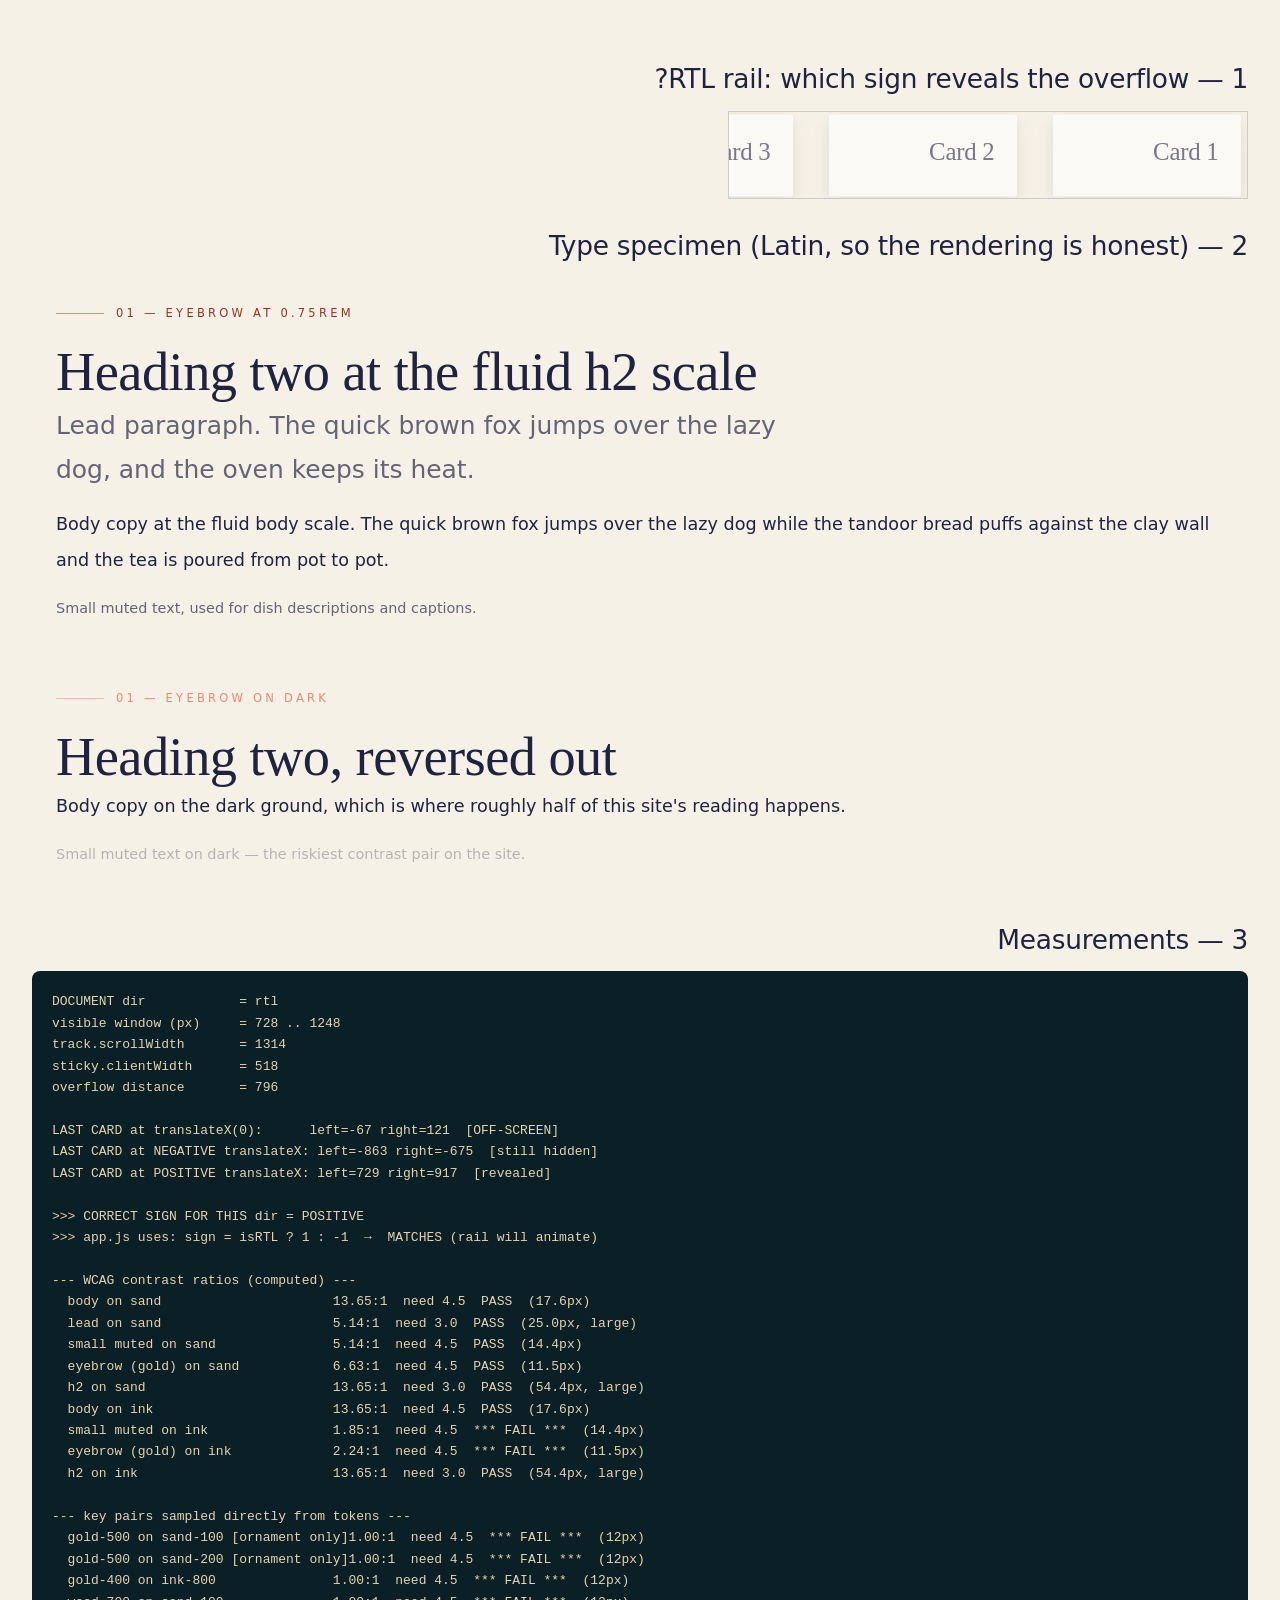
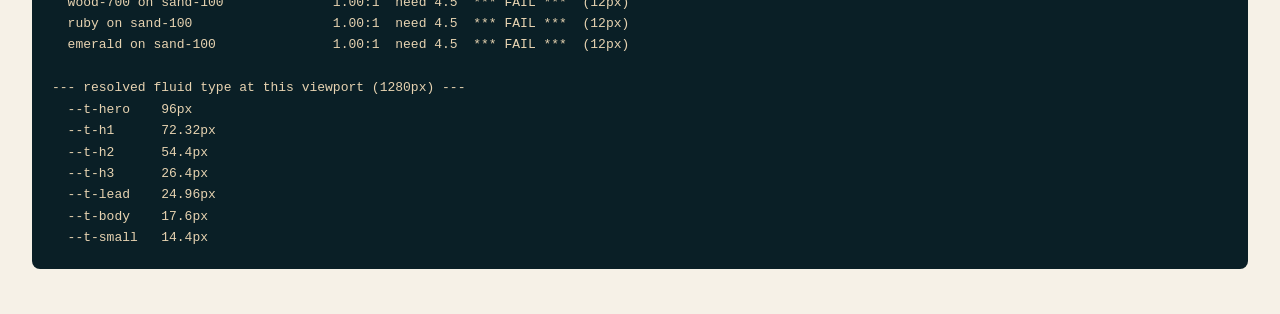
<file: tools/rtl-proof.html>
<!DOCTYPE html>
<html lang="en" dir="rtl">
<head>
<meta charset="utf-8">
<title>RTL rail direction proof + legibility proof</title>
<!--
  ============================================================================
  Why this file exists
  ----------------------------------------------------------------------------
  Two things cannot be checked by looking at a screenshot of the real page in
  this sandbox:

  1. SIGN OF translateX IN AN RTL HORIZONTAL RAIL.
     In an RTL document the overflow of a flex row extends to the LEFT of the
     start edge. Revealing it therefore needs a POSITIVE translateX. A negative
     value pushes it further off-screen, and the page looks frozen. This file
     measures both signs and reports which one actually brings the last card
     into the viewport, so the answer is arithmetic rather than opinion.

  2. TEXT LEGIBILITY.
     This sandbox has ZERO Arabic fonts installed, so a screenshot of the real
     Arabic page renders every glyph as an empty box. Judging contrast or
     reading comfort from such a screenshot is worthless. The type specimen
     below is deliberately LATIN so the rendering is honest, and the contrast
     ratios are computed numerically against WCAG rather than eyeballed.

  Open with: chrome --headless --dump-dom tools/rtl-proof.html | grep -A40 'id="out"'
  ============================================================================
-->
<link rel="stylesheet" href="../assets/css/tokens.css">
<link rel="stylesheet" href="../assets/css/base.css">
<link rel="stylesheet" href="../assets/css/layout.css">
<link rel="stylesheet" href="../assets/css/cinematic.css">
<style>
  body { padding: 2rem; font-family: system-ui, sans-serif; }
  pre { background: #0A1F26; color: #E7D3B1; padding: 1.25rem; border-radius: 8px;
        font-size: 13px; line-height: 1.65; overflow-x: auto; direction: ltr; text-align: left; }
  h2 { font-family: system-ui, sans-serif; margin-block: 2rem 1rem; }
  .specimen { background: var(--sand-100); color: var(--ink-900); padding: 1.5rem;
              border-radius: 8px; direction: ltr; text-align: left; }
  .specimen.dark { background: var(--ink-800); color: var(--sand-100); }
</style>
</head>
<body>

<h2>1 — RTL rail: which sign reveals the overflow?</h2>

<!-- A miniature of the real rail: same classes, same CSS, narrow viewport so
     the track genuinely overflows. -->
<div style="position:relative; overflow:hidden; width:520px; border:1px solid #ccc">
  <div class="rail-sticky" id="sticky" style="block-size:auto; position:static">
    <div class="rail" id="track" style="padding-inline:0">
      <article class="rail__card" style="flex:0 0 200px"><div class="rail__body"><h3>Card 1</h3></div></article>
      <article class="rail__card" style="flex:0 0 200px"><div class="rail__body"><h3>Card 2</h3></div></article>
      <article class="rail__card" style="flex:0 0 200px"><div class="rail__body"><h3>Card 3</h3></div></article>
      <article class="rail__card" style="flex:0 0 200px"><div class="rail__body"><h3>Card 4</h3></div></article>
      <article class="rail__card" style="flex:0 0 200px"><div class="rail__body"><h3>Card 5</h3></div></article>
      <article class="rail__card" id="last" style="flex:0 0 200px"><div class="rail__body"><h3>Card 6 LAST</h3></div></article>
    </div>
  </div>
</div>

<h2>2 — Type specimen (Latin, so the rendering is honest)</h2>
<div class="specimen">
  <p class="eyebrow">01 — EYEBROW AT 0.75REM</p>
  <h3 class="h2" style="font-family:Georgia,serif">Heading two at the fluid h2 scale</h3>
  <p class="lead">Lead paragraph. The quick brown fox jumps over the lazy dog, and the oven keeps its heat.</p>
  <p>Body copy at the fluid body scale. The quick brown fox jumps over the lazy dog while the tandoor bread puffs against the clay wall and the tea is poured from pot to pot.</p>
  <p style="font-size:var(--t-small); color:var(--fg-muted)">Small muted text, used for dish descriptions and captions.</p>
</div>
<div class="specimen dark on-dark" style="margin-block-start:1rem">
  <p class="eyebrow">01 — EYEBROW ON DARK</p>
  <h3 class="h2" style="font-family:Georgia,serif">Heading two, reversed out</h3>
  <p>Body copy on the dark ground, which is where roughly half of this site's reading happens.</p>
  <p style="font-size:var(--t-small); color:var(--fg-muted)">Small muted text on dark — the riskiest contrast pair on the site.</p>
</div>

<h2>3 — Measurements</h2>
<pre id="out">running…</pre>

<script>
var out = [];
function log(s) { out.push(s); }

/* ---------------- 1. the sign question, answered by measurement ---------- */
var sticky = document.getElementById('sticky');
var track  = document.getElementById('track');
var last   = document.getElementById('last');
var stageBox = sticky.parentElement.getBoundingClientRect();

log('DOCUMENT dir            = ' + document.documentElement.getAttribute('dir'));
log('visible window (px)     = ' + Math.round(stageBox.left) + ' .. ' + Math.round(stageBox.right));
log('track.scrollWidth       = ' + track.scrollWidth);
log('sticky.clientWidth      = ' + sticky.clientWidth);
var dist = Math.max(0, track.scrollWidth - sticky.clientWidth);
log('overflow distance       = ' + dist);
log('');

function probe(sign) {
  track.style.transform = 'translate3d(' + (sign * dist) + 'px,0,0)';
  var b = last.getBoundingClientRect();
  /* "revealed" = the last card overlaps the visible window of the stage */
  var revealed = b.right > stageBox.left + 1 && b.left < stageBox.right - 1;
  return { sign: sign, left: Math.round(b.left), right: Math.round(b.right), revealed: revealed };
}

track.style.transform = 'none';
var at0 = last.getBoundingClientRect();
log('LAST CARD at translateX(0):      left=' + Math.round(at0.left) +
    ' right=' + Math.round(at0.right) +
    (at0.right > stageBox.left && at0.left < stageBox.right ? '  [visible]' : '  [OFF-SCREEN]'));

var neg = probe(-1);
log('LAST CARD at NEGATIVE translateX: left=' + neg.left + ' right=' + neg.right +
    (neg.revealed ? '  [revealed]' : '  [still hidden]'));

var pos = probe(+1);
log('LAST CARD at POSITIVE translateX: left=' + pos.left + ' right=' + pos.right +
    (pos.revealed ? '  [revealed]' : '  [still hidden]'));

track.style.transform = 'none';
log('');
var correct = pos.revealed && !neg.revealed ? 'POSITIVE'
            : neg.revealed && !pos.revealed ? 'NEGATIVE'
            : 'INCONCLUSIVE';
log('>>> CORRECT SIGN FOR THIS dir = ' + correct);
log('>>> app.js uses: sign = isRTL ? 1 : -1  →  ' +
    (correct === 'POSITIVE' ? 'MATCHES (rail will animate)' : 'MISMATCH — FIX app.js'));

/* ---------------- 2. contrast ratios, computed not guessed --------------- */
log('');
log('--- WCAG contrast ratios (computed) ---');

/* Colours in this project are authored with color-mix(), which a browser
   reports back in modern syntax such as `color(srgb …)` or `oklab(…)`. A
   regex for `rgb()` silently fails on those — which is exactly why the first
   run of this file reported "could not resolve" and hid several pairs from
   scrutiny. Painting the colour onto a 1×1 canvas and reading the pixel back
   makes the browser do the conversion, so ANY CSS colour syntax resolves. */
var cx = document.createElement('canvas').getContext('2d', { willReadFrequently: true });
function toRGBA(css) {
  cx.clearRect(0, 0, 1, 1);
  cx.fillStyle = '#000';            // reset so an invalid value can be detected
  cx.fillStyle = css;
  cx.fillRect(0, 0, 1, 1);
  var d = cx.getImageData(0, 0, 1, 1).data;
  return [d[0], d[1], d[2], d[3] / 255];
}
function lum(rgb) {
  var c = rgb.slice(0, 3).map(function (v) {
    v /= 255;
    return v <= 0.03928 ? v / 12.92 : Math.pow((v + 0.055) / 1.055, 2.4);
  });
  return 0.2126 * c[0] + 0.7152 * c[1] + 0.0722 * c[2];
}
/* Flatten a translucent colour over its backdrop before measuring: a text
   colour at 64% alpha is not the colour the eye receives. */
function over(fg, bg) {
  var a = fg[3];
  return [fg[0] * a + bg[0] * (1 - a),
          fg[1] * a + bg[1] * (1 - a),
          fg[2] * a + bg[2] * (1 - a), 1];
}
/* Walk up until an actually opaque background is found — the nearest ancestor
   with a painted background is what sits behind the glyphs. */
function effectiveBG(el) {
  var node = el;
  var stack = [];
  while (node && node.nodeType === 1) {
    var c = toRGBA(getComputedStyle(node).backgroundColor);
    if (c[3] > 0) { stack.push(c); if (c[3] >= 0.999) break; }
    node = node.parentElement;
  }
  var base = [255, 255, 255, 1];
  for (var i = stack.length - 1; i >= 0; i--) base = over(stack[i], base);
  return base;
}
function ratio(fg, bg) {
  var a = lum(fg), b = lum(bg);
  var hi = Math.max(a, b), lo = Math.min(a, b);
  return (hi + 0.05) / (lo + 0.05);
}
function check(label, el) {
  if (!el) { log('  ' + label.padEnd(34) + 'element not found'); return; }
  var cs = getComputedStyle(el);
  var bg = effectiveBG(el);
  var fg = over(toRGBA(cs.color), bg);
  var r = ratio(fg, bg);
  var size = parseFloat(cs.fontSize);
  var weight = parseInt(cs.fontWeight, 10) || 400;
  var large = size >= 24 || (size >= 18.66 && weight >= 700);
  var need = large ? 3.0 : 4.5;
  log('  ' + label.padEnd(34) + r.toFixed(2) + ':1  need ' + need.toFixed(1) +
      '  ' + (r >= need ? 'PASS' : '*** FAIL ***') +
      '  (' + size.toFixed(1) + 'px' + (large ? ', large' : '') + ')');
}

var lightCard = document.querySelector('.specimen');
var darkCard  = document.querySelector('.specimen.dark');
check('body on sand',            lightCard.querySelectorAll('p')[2]);
check('lead on sand',            lightCard.querySelector('.lead'));
check('small muted on sand',     lightCard.querySelector('p:last-child'));
check('eyebrow (gold) on sand',  lightCard.querySelector('.eyebrow'));
check('h2 on sand',              lightCard.querySelector('.h2'));
check('body on ink',             darkCard.querySelectorAll('p')[1]);
check('small muted on ink',      darkCard.querySelector('p:last-child'));
check('eyebrow (gold) on ink',   darkCard.querySelector('.eyebrow'));
check('h2 on ink',               darkCard.querySelector('.h2'));

/* The two colour pairs that carry the most text on the real page but are not
   present in this specimen: the dish description and the accent price. */
log('');
log('--- key pairs sampled directly from tokens ---');
function pair(label, fgCSS, bgCSS, px, bold) {
  var fg = toRGBA(fgCSS), bg = toRGBA(bgCSS);
  var r = ratio(over(fg, bg), bg);
  var large = px >= 24 || (px >= 18.66 && bold);
  var need = large ? 3.0 : 4.5;
  log('  ' + label.padEnd(34) + r.toFixed(2) + ':1  need ' + need.toFixed(1) +
      '  ' + (r >= need ? 'PASS' : '*** FAIL ***') + '  (' + px + 'px)');
}
var S = getComputedStyle(document.documentElement);
var sand100 = S.getPropertyValue('--sand-100').trim();
var sand200 = S.getPropertyValue('--sand-200').trim();
var ink800  = S.getPropertyValue('--ink-800').trim();
var gold500 = S.getPropertyValue('--gold-500').trim();
var gold400 = S.getPropertyValue('--gold-400').trim();
/* These first two are EXPECTED to fail. They are kept as the documented
   reason --bronze-600 exists: raw gold is for ornament only and is never
   assigned to text on a light ground. A regression that points --accent back
   at gold-500 would show up in the rows above this block. */
pair('gold-500 on sand-100 [ornament only]',  gold500, sand100, 12);
pair('gold-500 on sand-200 [ornament only]',  gold500, sand200, 12);
pair('gold-400 on ink-800',   gold400, ink800, 12);
pair('wood-700 on sand-100',  S.getPropertyValue('--wood-700').trim(), sand100, 12);
pair('ruby on sand-100',      S.getPropertyValue('--glass-ruby').trim(), sand100, 12);
pair('emerald on sand-100',   S.getPropertyValue('--glass-emerald').trim(), sand100, 12);

/* ---------------- 3. resolved token sanity ------------------------------- */
log('');
log('--- resolved fluid type at this viewport (' + window.innerWidth + 'px) ---');
['--t-hero', '--t-h1', '--t-h2', '--t-h3', '--t-lead', '--t-body', '--t-small'].forEach(function (k) {
  var probe = document.createElement('span');
  probe.style.fontSize = 'var(' + k + ')';
  document.body.appendChild(probe);
  log('  ' + k.padEnd(12) + getComputedStyle(probe).fontSize);
  probe.remove();
});

document.getElementById('out').textContent = out.join('\n');
</script>
</body>
</html>
</file>
<file: assets/css/tokens.css>
/* ============================================================================
   هوى بغداد — الرموز التصميميّة (Design Tokens)
   ----------------------------------------------------------------------------
   كل قيمة بصريّة في الموقع تُشتق من هذا الملف وحده. لا ألوان ولا قياسات
   مكتوبة مباشرةً في أي ملف آخر — وهذا ما يجعل تعديل الهويّة تحريرَ ملف
   واحد لا مطاردة قيم في عشرة ملفّات.

   ★ مصدر الألوان: مُستخرجة من ملفّات العميل، لا مُختارة بالذوق.
     - brand/logo/HAWA BAGHDAD LOGO.pdf   → الكحلي والمجنتا
     - brand/profile/HAWA BAGHDAD_compressed.pdf → الطيني والكريمي والأزرق

     الطريقة: فُكَّت تدفّقات المحتوى في الملفّين وقُرئت مؤثّرات اللون
     (`scn`/`rg`/`k`) بعددها. فالقيَم أدناه هي ألوان العلامة بالضبط
     كما حُفظت في ملفّي Illustrator و Keynote — لا تقريباً بصرياً عن
     لقطة شاشة، فضغط JPEG يُزيح القيم فيظهر التفاوت بين الموقع
     والمطبوعات واللافتة.
   ========================================================================== */

:root {
  /* ===== BRAND PALETTE =================================================
     ★ الألوان الرسميّة الثلاثة المستخرجة من الشعار والبروفايل:  */

  --brand-navy: #00008B;      /* الشعار — الكحلي الرسمي (ظهر ٤ مرّات) */
  --brand-magenta: #BA2F84;   /* الشعار — شريطا التمييز */
  --brand-clay: #D65C45;      /* البروفايل — اللون الأكثر تكراراً (٣٦) */
  --brand-slate: #444463;     /* البروفايل — الأزرق الرمادي (٢٧) */
  --brand-cream: #E4DDD0;     /* البروفايل — الكريمي (٢٥) */
  --brand-ink: #202241;       /* البروفايل — الكحلي الداكن */

  /* --- سلالم مشتقّة من الألوان الرسميّة ---
     الأصل مُعلَّم بـ ★ في كل سلّم. الدرجات الأخرى مشتقّة منه
     لحاجات التخطيط (طبقات، حدود، حالات)، ولا تُضيف ألواناً جديدة. */

  /* الكحلي — أرضيّة الأقسام الداكنة */
  --navy-900: #14163A;
  --navy-800: #202241;        /* ★ */
  --navy-700: #2E3154;
  --navy-600: #444463;        /* ★ */
  --navy-500: #5A5A7C;

  /* الكريمي — أرضيّة الأقسام الفاتحة.
     ليس أبيض: القاشاني والورق كلاهما دافئ، والأبيض النقي يُفسد
     انسجام اللوحة. */
  --cream-100: #F6F1E7;
  --cream-200: #E4DDD0;       /* ★ */
  --cream-300: #D3C9B6;
  --cream-400: #BFB39C;

  /* الطيني — الفخّار والآجر. لون دافئ يكسر برودة الأزرق. */
  --clay-600: #933725;        /* نسخة النصّ: تمرّ 6.63:1 على الكريمي */
  --clay-500: #D65C45;        /* ★ الزخرفة والأرضيّات فقط */
  --clay-400: #E88A72;        /* نسخة النصّ على الكحلي: 6.08:1 */

  /* المجنتا — لمسة التمييز، تُستخدم بشُحّ */
  --magenta-600: #9B2470;     /* نسخة النصّ على الكريمي: 6.48:1 */
  --magenta-500: #BA2F84;     /* ★ الزخرفة فقط */
  --magenta-400: #E559A4;     /* نسخة النصّ على الكحلي: 4.61:1 */

  /* أزرق القاشاني — بلاط بلاد الرافدين، في البلاطة والتفاصيل */
  --tile-700: #1F4E8C;
  --tile-500: #3C8FA8;
  --tile-300: #5FB3D4;        /* يمرّ 6.50:1 على الكحلي */

  /* ===== END BRAND PALETTE ============================================ */

  /* ===== الأدوار الدلاليّة ===============================================
     المكوّنات تستدعي هذه لا الألوان الخام. فتغيير الدور يعيد تلوين كل
     ما يستخدمه، ويضمن ألّا يُستخدم لونٌ في موضع يفشل فيه تبايُنه.

     ⚠ القاعدة المركزيّة في هذه اللوحة:
       الطيني والمجنتا لونان **زخرفيّان**. قيَمهما الأصليّة تفشل كنصّ:
         #D65C45 على الكريمي = 3.41:1   (الحدّ 4.5)
         #BA2F84 على الكريمي = 4.87:1 على cream-100 لكن 4.06:1 على cream-200
         #BA2F84 على الكحلي  = 2.80:1
       فلكلٍّ منهما نسختان — داكنة للنصّ على الفاتح، وفاتحة للنصّ على
       الداكن — والدور `--accent` يختار الصحيحة تلقائياً حسب الأرضيّة. */

  --bg: var(--cream-100);
  --bg-raised: #FFFFFF;
  --bg-sunk: var(--cream-200);
  --fg: var(--navy-800);
  --fg-muted: color-mix(in srgb, var(--navy-800) 68%, var(--cream-100));
  --rule: color-mix(in srgb, var(--navy-600) 18%, transparent);
  --hair: color-mix(in srgb, var(--navy-800) 12%, transparent);

  --accent: var(--clay-600);          /* نصّ وأيقونات على الفاتح */
  --accent-2: var(--magenta-600);     /* لمسة ثانية على الفاتح */
  --ornament: var(--clay-500);        /* أشرطة وخطوط — لا نصّ */
  --ornament-2: var(--magenta-500);

  /* الشعار الصحيح لهذه الأرضيّة. `.on-dark` يقلبه.
     ⚠ الكحلي الأصلي على أرضيّة كحليّة يعطي 1.00:1 — أي يختفي تماماً. */
  --logo: url("../img/logo.svg");

  /* ===== المقياس الطباعي =============================================
     مقياس خمس نجوم. ثلاثة فروق عن المقياس العادي:

     ١) **مدى أوسع**: العنوان يبلغ ٦rem على سطح المكتب لا ٣. الحجم
        الكبير مع فراغ كثير هو أرخص إشارة فخامة وأصدقها — والمطاعم
        الراقية تفعل هذا في مطبوعاتها قبل مواقعها.
     ٢) **أوزان أخفّ**: النصّ بوزن ٣٠٠ لا ٤٠٠. الخطّ الرقيق الواسع
        يُقرأ راقياً، والعريض يُقرأ تجاريّاً.
     ٣) **تتبُّع أوسع للعناوين الصغيرة**: الحروف المتباعدة في اللافتات
        الصغيرة إشارة فخامة راسخة في الهويّات الفندقيّة.
  */
  --t-display: clamp(3rem, 1.2rem + 8vw, 8.5rem);
  --t-hero: clamp(2.5rem, 1.2rem + 6vw, 6.5rem);
  --t-h1: clamp(2rem, 1rem + 4.4vw, 4.75rem);
  --t-h2: clamp(1.75rem, 1rem + 3vw, 3.5rem);
  --t-h3: clamp(1.2rem, 1rem + 1vw, 1.65rem);
  --t-lead: clamp(1.1rem, 1rem + 0.7vw, 1.6rem);
  --t-body: clamp(1rem, 0.95rem + 0.25vw, 1.1rem);
  --t-small: 0.9rem;
  --t-micro: 0.72rem;

  /* العائلات — ثلاثيّة مقصودة:
       Amiri      : نسخ كلاسيكي عالي التباين، كخطّ الكتاب الفاخر.
                    للعناوين فقط.
       Tajawal    : هندسي نظيف بأوزان خفيفة. للنصّ.
       Cormorant  : سيريف لاتيني رقيق للأرقام والكلمات اللاتينيّة،
                    فلا تبدو الأرقام من عائلة أخرى.
     الاستبدال السابق (Rakkas) كان زخرفيّاً يميل إلى الشعبي، وهو
     نقيض ما تطلبه علامة خمس نجوم. */
  --font-display: "Amiri", "Aref Ruqaa", Georgia, serif;
  --font-body: "Tajawal", "IBM Plex Sans Arabic", system-ui, sans-serif;
  --font-latin: "Cormorant Garamond", Georgia, serif;

  --track-label: 0.28em;   /* تتبُّع اللافتات الصغيرة */
  --track-head: -0.01em;   /* العناوين الكبيرة تُشدّ قليلاً */

  --lh-tight: 1.18;
  --lh-head: 1.16;
  --lh-body: 2;   /* العربيّة تحتاج فراغاً سطريّاً أوسع من اللاتينيّة */

  /* ===== المسافات — سلّم نسبته ١.٥ تقريباً ========================== */
  --s-1: 0.25rem;  --s-2: 0.5rem;   --s-3: 0.75rem;
  --s-4: 1rem;     --s-5: 1.5rem;   --s-6: 2rem;
  --s-7: 3rem;     --s-8: 4.5rem;   --s-9: 7rem;
  --s-10: 10rem;   --s-11: 15rem;
  /* فراغ القسم: سخاءٌ مقصود. الفخامة تُقاس بما يُترك فارغاً
     لا بما يُحشى. */
  --pad-sec: clamp(5rem, 11vw, 13rem);

  --page: min(100% - 3rem, 80rem);
  --page-narrow: min(100% - 3rem, 44rem);

  /* ===== الحواف والظلال ============================================= */
  /* حواف شبه حادّة: الحواف الدائريّة الكبيرة سمة التطبيقات
     لا سمة العلامات الفاخرة. */
  --r-sm: 1px;
  --r-md: 2px;
  --r-lg: 3px;

  /* الظلال مصبوغة بالكحلي لا بالأسود: الظلّ الأسود على لوحة دافئة
     يبدو موحلاً، والمصبوغ يبدو جزءاً من اللوحة. */
  --sh-1: 0 1px 2px rgb(32 34 65 / 0.06), 0 2px 8px rgb(32 34 65 / 0.05);
  --sh-2: 0 4px 12px rgb(32 34 65 / 0.10), 0 12px 32px rgb(32 34 65 / 0.08);
  --sh-3: 0 10px 28px rgb(32 34 65 / 0.16), 0 32px 72px rgb(32 34 65 / 0.13);

  /* ===== الحركة ====================================================== */
  --ease-out: cubic-bezier(0.22, 0.61, 0.36, 1);
  --ease-in-out: cubic-bezier(0.65, 0, 0.35, 1);
  --ease-spring: cubic-bezier(0.34, 1.46, 0.64, 1);
  /* الحركة الراقية بطيئة وهادئة. المنحنى النابض (spring) يُقرأ
     مرحاً لا فاخراً، فأُزيل من الاستخدام العام. */
  --ease-silk: cubic-bezier(0.16, 1, 0.3, 1);
  --dur-fast: 240ms;
  --dur-mid: 620ms;
  --dur-slow: 1400ms;

  /* ===== محرّك الضوء ==================================================
     `--sun` قيمة واحدة بين ٠ و١ يحرّكها التمرير، وتمثّل مرور النهار:
     ٠ = صباح، ١ = ليل. كل التدرّجات الحراريّة في الموقع تُشتق منها،
     فيتغيّر مزاج الصفحة كلها بتحديث متغيّر واحد. */
  --sun: 0;
  --shaft-opacity: 0;
}

/* ===== الوضع الداكن للأقسام =========================================
   قلب الأدوار الدلاليّة داخل نطاق محدّد. أي مكوّن بداخله يصبح داكناً
   بلا أي تعديل عليه — وهذه فائدة الأدوار. */
.on-dark {
  --bg: var(--navy-800);
  --bg-raised: var(--navy-700);
  --bg-sunk: var(--navy-900);
  --fg: var(--cream-100);
  --fg-muted: color-mix(in srgb, var(--cream-100) 70%, var(--navy-800));
  --rule: color-mix(in srgb, var(--cream-200) 18%, transparent);
  --hair: color-mix(in srgb, var(--cream-100) 15%, transparent);

  /* تنقلب نسخ اللون: الفاتحة للنصّ، لأن الداكنة تختفي على الكحلي */
  --accent: var(--clay-400);
  --accent-2: var(--magenta-400);
  --ornament: var(--clay-500);
  --ornament-2: var(--magenta-500);

  --logo: url("../img/logo-cream.svg");
}

/* احترام تفضيل تقليل الحركة على مستوى الرموز نفسها:
   الملفّات الأخرى لا تحتاج تكرار الفحص. */
@media (prefers-reduced-motion: reduce) {
  :root { --dur-fast: 1ms; --dur-mid: 1ms; --dur-slow: 1ms; }
}
</file>
<file: assets/css/base.css>
/* ============================================================================
   هوى بغداد — الأساس: إعادة التهيئة والطباعة والعناصر الأوّليّة
   ========================================================================== */

*, *::before, *::after { box-sizing: border-box; }

html {
  /* لا `scroll-behavior: smooth` عامّ: يجعل القفز لمرساة بعيدة رحلة
     بطيئة مزعجة. يُطبَّق على روابط التنقّل وحدها في layout.css. */
  -webkit-text-size-adjust: 100%;
  text-size-adjust: 100%;
}

body {
  margin: 0;
  background: var(--bg);
  color: var(--fg);
  font-family: var(--font-body);
  font-size: var(--t-body);
  line-height: var(--lh-body);
  font-weight: 400;
  /* الأرقام العربيّة-الهنديّة (٠١٢٣) هي الافتراض في النصّ العربي،
     ويُستثنى منها ما يجب أن يبقى لاتينيّاً كالهواتف والأسعار الدوليّة. */
  font-variant-numeric: normal;
  -webkit-font-smoothing: antialiased;
  -moz-osx-font-smoothing: grayscale;
  overflow-x: hidden;   /* يمنع الانزلاق الأفقي من الزخارف المتجاوزة */
}

/* قفل التمرير أثناء الافتتاحيّة أو القائمة المفتوحة */
html.is-locked, html.is-locked body { overflow: hidden; }

img, svg, video, canvas {
  display: block;
  max-width: 100%;
  height: auto;
}

/* ⚠ أُزيلت من هنا قاعدة `img[width][height] { height: auto }`.
   كانت تنوي الحفاظ على نسبة الصورة قبل التحميل، لكنها:
   ١) زائدة — `height: auto` في القاعدة العامّة أعلاه يكفي، والمتصفّحات
      الحديثة تشتقّ `aspect-ratio` من سمتَي width/height تلقائياً.
   ٢) ضارّة — تخصيصها (0,2,1) يتغلّب على أي قاعدة صنف مثل
      `.hdr__brand img { block-size: 2.6rem }` التي تخصيصها (0,1,1)،
      و`height` و`block-size` خصيصةٌ واحدة. فكان الشعار يُرسم بحجمه
      الطبيعي في الترويسة ويغطّي الصفحة. */

h1, h2, h3, h4 {
  margin: 0;
  font-family: var(--font-display);
  font-weight: 400;
  line-height: var(--lh-head);
  letter-spacing: 0;
  text-wrap: balance;   /* يمنع السطر الأخير اليتيم في العناوين */
}

p { margin: 0 0 var(--s-4); text-wrap: pretty; }
p:last-child { margin-bottom: 0; }

ul, ol { margin: 0; padding: 0; list-style: none; }

a {
  color: inherit;
  text-decoration-color: color-mix(in srgb, currentColor 35%, transparent);
  text-underline-offset: 0.28em;
  text-decoration-thickness: 1px;
  transition: text-decoration-color var(--dur-fast) var(--ease-out);
}
a:hover { text-decoration-color: currentColor; }

/* إطار التركيز: ظاهر دائماً لمستخدم الكيبورد، ومخفيّ لمستخدم الفأرة.
   `:focus-visible` وحده يحقّق هذا بلا جافاسكربت. */
:focus-visible {
  outline: 2px solid var(--accent);
  outline-offset: 3px;
  border-radius: var(--r-sm);
}

button {
  font: inherit;
  color: inherit;
  background: none;
  border: 0;
  padding: 0;
  cursor: pointer;
}

blockquote { margin: 0; }
figure { margin: 0; }

::selection {
  background: color-mix(in srgb, var(--clay-500) 42%, transparent);
  color: var(--navy-900);
}

/* ===== أدوات مساعدة ================================================== */

/* نصّ لقارئ الشاشة فقط — يبقى في شجرة الوصوليّة ويختفي بصرياً.
   `clip-path` وحده لا يكفي على بعض القارئات، فتُستخدم الوصفة الكاملة. */
.sr {
  position: absolute;
  width: 1px; height: 1px;
  padding: 0; margin: -1px;
  overflow: hidden;
  clip: rect(0 0 0 0);
  clip-path: inset(50%);
  white-space: nowrap;
  border: 0;
}

/* رابط التخطّي: أوّل ما يصله الكيبورد، ويظهر عند التركيز فقط */
.skip {
  position: fixed;
  inset-block-start: var(--s-3);
  inset-inline-start: var(--s-3);
  z-index: 999;
  padding: var(--s-3) var(--s-5);
  background: var(--navy-900);
  color: var(--cream-100);
  border-radius: var(--r-md);
  font-size: var(--t-small);
  text-decoration: none;
  transform: translateY(-160%);
  transition: transform var(--dur-fast) var(--ease-out);
}
.skip:focus { transform: translateY(0); }

.wrap { width: var(--page); margin-inline: auto; }
.wrap--narrow { width: var(--page-narrow); margin-inline: auto; }

/* أرقام لاتينيّة داخل نصّ عربي: الهواتف والعناوين البريديّة.
   `direction: ltr` مع `unicode-bidi: isolate` يمنع تشويه الترتيب. */
.ltr {
  direction: ltr;
  unicode-bidi: isolate;
  font-family: var(--font-body);
  font-feature-settings: "tnum" 1;
}

/* ===== الطباعة الدلاليّة ============================================= */

.eyebrow {
  font-family: var(--font-body);
  font-size: var(--t-micro);
  font-weight: 500;
  letter-spacing: 0.22em;
  text-transform: uppercase;
  color: var(--accent);
  margin: 0 0 var(--s-4);
  display: flex;
  align-items: center;
  gap: var(--s-3);
}
/* شُرطة قصيرة قبل العنوان الفرعي — تتمدّد مع ظهور القسم */
.eyebrow::before {
  content: "";
  inline-size: var(--s-6);
  block-size: 1px;
  background: currentColor;
  flex: 0 0 auto;
}

.h1 { font-size: var(--t-h1); }
.h2 { font-size: var(--t-h2); }
.h3 { font-size: var(--t-h3); }

.lead {
  font-size: var(--t-lead);
  line-height: 1.6;
  color: var(--fg-muted);
  max-width: 42ch;
}

.prose p { max-width: 62ch; }
.prose strong { font-weight: 600; color: var(--fg); }
.prose em { font-style: normal; color: var(--accent); }

/* عبارة مفردة بحجم كبير — تُستخدم كفاصل سرديّ بين الأقسام */
.statement {
  font-family: var(--font-display);
  font-size: var(--t-h2);
  line-height: 1.35;
  max-width: 34ch;
  text-wrap: balance;
}
</file>
<file: assets/css/layout.css>
/* ============================================================================
   هوى بغداد — التخطيط: الترويسة، الأقسام، الأزرار، الذيل
   ========================================================================== */

/* ===== الترويسة ======================================================
   شفّافة فوق الواجهة، ثم تكتسب خلفيّة ضبابيّة عند التمرير. */
.hdr {
  position: fixed;
  inset-block-start: 0;
  inset-inline: 0;
  z-index: 100;
  transition: background var(--dur-mid) var(--ease-out),
              box-shadow var(--dur-mid) var(--ease-out),
              backdrop-filter var(--dur-mid) var(--ease-out);
}
.hdr.is-stuck {
  background: color-mix(in srgb, var(--navy-900) 86%, transparent);
  backdrop-filter: blur(14px) saturate(1.3);
  box-shadow: 0 1px 0 color-mix(in srgb, var(--ornament) 24%, transparent),
              var(--sh-2);
}

.hdr__inner {
  width: var(--page);
  margin-inline: auto;
  min-block-size: 4.5rem;
  display: flex;
  align-items: center;
  gap: var(--s-5);
}

.hdr__brand {
  display: inline-flex;
  align-items: center;
  gap: var(--s-3);
  text-decoration: none;
  color: var(--cream-100);
  flex: 0 0 auto;
}
/* الشعار نسبته ~1:1 (397×395) فيُقاس بالارتفاع ويُترك العرض تلقائياً */
.hdr__brand img { block-size: 2.6rem; inline-size: auto; }
.hdr__name {
  font-family: var(--font-display);
  font-size: 1.3rem;
  line-height: 1;
  white-space: nowrap;
}

.nav {
  margin-inline-start: auto;
  display: flex;
  align-items: center;
  gap: clamp(var(--s-3), 1.4vw, var(--s-5));
}
.nav a {
  font-size: var(--t-small);
  color: color-mix(in srgb, var(--cream-100) 76%, transparent);
  text-decoration: none;
  padding-block: var(--s-2);
  position: relative;
  white-space: nowrap;
  transition: color var(--dur-fast) var(--ease-out);
}
.nav a:hover { color: var(--cream-100); }
/* الخطّ السفلي ينمو من بداية السطر المنطقيّة — في RTL يعني من اليمين */
.nav a::after {
  content: "";
  position: absolute;
  inset-block-end: 0;
  inset-inline-start: 0;
  inline-size: 0;
  block-size: 1px;
  background: var(--accent);
  transition: inline-size var(--dur-mid) var(--ease-out);
}
.nav a:hover::after,
.nav a[aria-current="true"]::after { inline-size: 100%; }
.nav a[aria-current="true"] { color: var(--accent); }

/* زرّ اللغة */
.hdr__lang {
  font-size: var(--t-micro);
  letter-spacing: 0.12em;
  color: var(--cream-100);
  border: 1px solid color-mix(in srgb, var(--cream-100) 34%, transparent);
  border-radius: 999px;
  padding: 0.35rem 0.75rem;
  text-decoration: none;
  flex: 0 0 auto;
  transition: border-color var(--dur-fast) var(--ease-out),
              background var(--dur-fast) var(--ease-out);
}
.hdr__lang:hover {
  border-color: var(--accent);
  background: color-mix(in srgb, var(--ornament) 16%, transparent);
}

/* زرّ القائمة على الهاتف */
.hdr__burger {
  display: none;
  inline-size: 2.75rem; block-size: 2.75rem;
  flex: 0 0 auto;
  margin-inline-start: auto;
  position: relative;
}
.hdr__burger span {
  position: absolute;
  inset-inline: 0.6rem;
  block-size: 1.5px;
  background: var(--cream-100);
  transition: transform var(--dur-mid) var(--ease-out),
              opacity var(--dur-fast) var(--ease-out);
}
.hdr__burger span:nth-child(1) { inset-block-start: 1rem; }
.hdr__burger span:nth-child(2) { inset-block-start: 1.35rem; }
.hdr__burger span:nth-child(3) { inset-block-start: 1.7rem; }
.hdr__burger[aria-expanded="true"] span:nth-child(1) { transform: translateY(0.35rem) rotate(45deg); }
.hdr__burger[aria-expanded="true"] span:nth-child(2) { opacity: 0; }
.hdr__burger[aria-expanded="true"] span:nth-child(3) { transform: translateY(-0.35rem) rotate(-45deg); }

@media (max-width: 960px) {
  .hdr__burger { display: block; }
  .nav {
    position: fixed;
    inset: 4.5rem 0 auto;
    flex-direction: column;
    align-items: stretch;
    gap: 0;
    margin: 0;
    padding: var(--s-4) var(--s-5) var(--s-6);
    background: color-mix(in srgb, var(--navy-900) 97%, transparent);
    backdrop-filter: blur(18px);
    border-block-end: 1px solid var(--rule);
    /* مخفيّة بالارتفاع لا بالعرض: يحفظ الانتقال سلساً */
    display: grid;
    grid-template-rows: 0fr;
    opacity: 0;
    visibility: hidden;
    transition: grid-template-rows var(--dur-mid) var(--ease-out),
                opacity var(--dur-fast) var(--ease-out),
                visibility var(--dur-mid);
  }
  .nav.is-open {
    grid-template-rows: 1fr;
    opacity: 1;
    visibility: visible;
  }
  .nav > * { overflow: hidden; }
  .nav a {
    display: block;
    padding-block: var(--s-4);
    font-size: var(--t-body);
    border-block-end: 1px solid var(--rule);
  }
  .hdr__lang { order: 99; align-self: start; margin-block-start: var(--s-4); }
}

/* شريط التقدّم أسفل الترويسة — يُحدّثه الجافاسكربت بمتغيّر واحد */
.hdr__pour {
  block-size: 2px;
  background: linear-gradient(
    to var(--to-end, left),
    var(--accent) 0%,
    var(--clay-500) 100%);
  transform: scaleX(var(--progress, 0));
  transform-origin: right center;   /* RTL: يبدأ من اليمين */
  transition: transform 90ms linear;
}
[dir="ltr"] .hdr__pour { transform-origin: left center; }

/* ===== الأقسام ======================================================= */
.sec {
  position: relative;
  padding-block: clamp(var(--s-8), 9vh, var(--s-10));
  background: var(--bg);
  color: var(--fg);
}
.sec--dark { composes: on-dark; }   /* للتوثيق فقط؛ الصنف يُضاف في HTML */
.sec--tight { padding-block: var(--s-7); }
.sec--flush { padding-block-end: 0; }

.sec__head { margin-block-end: var(--s-7); max-width: 56rem; }

/* شبكات */
.grid { display: grid; gap: var(--s-6); }
@media (min-width: 900px) {
  .grid--2 { grid-template-columns: 1fr 1fr; gap: var(--s-7); }
  .grid--2-wide { grid-template-columns: 1.3fr 1fr; gap: var(--s-7); }
  .grid--3 { grid-template-columns: repeat(3, 1fr); }
}
@media (min-width: 640px) and (max-width: 899px) {
  .grid--3 { grid-template-columns: repeat(2, 1fr); }
}

/* ===== الأزرار ======================================================= */
.btn {
  display: inline-flex;
  align-items: center;
  justify-content: center;
  gap: var(--s-2);
  padding: 0.85rem 1.75rem;
  border-radius: 999px;
  font-size: var(--t-small);
  font-weight: 500;
  letter-spacing: 0.02em;
  text-decoration: none;
  white-space: nowrap;
  cursor: pointer;
  position: relative;
  overflow: hidden;
  isolation: isolate;
  transition: transform var(--dur-fast) var(--ease-out),
              box-shadow var(--dur-mid) var(--ease-out),
              color var(--dur-fast) var(--ease-out);
}
.btn:active { transform: translateY(1px); }

.btn--solid {
  background: var(--ornament);
  color: var(--navy-900);
  box-shadow: 0 2px 0 color-mix(in srgb, var(--navy-900) 50%, transparent);
}
/* توهّج يمسح الزرّ عند المرور — طبقة مستقلّة فلا تتأثّر بها الطباعة */
.btn--solid::before {
  content: "";
  position: absolute;
  inset: 0;
  z-index: -1;
  background: linear-gradient(100deg,
    transparent 20%,
    color-mix(in srgb, #fff 70%, transparent) 50%,
    transparent 80%);
  transform: translateX(-120%);
  transition: transform 720ms var(--ease-out);
}
.btn--solid:hover::before { transform: translateX(120%); }
.btn--solid:hover { box-shadow: 0 6px 22px color-mix(in srgb, var(--ornament) 45%, transparent); }

.btn--ghost {
  border: 1px solid color-mix(in srgb, currentColor 38%, transparent);
  color: inherit;
}
.btn--ghost:hover {
  border-color: var(--accent);
  color: var(--accent);
  box-shadow: inset 0 0 0 100px color-mix(in srgb, var(--accent) 9%, transparent);
}

.btn-row {
  display: flex;
  flex-wrap: wrap;
  gap: var(--s-3);
  margin-block-start: var(--s-6);
}

/* ===== الذيل ========================================================= */
.ftr {
  background: var(--navy-900);
  color: color-mix(in srgb, var(--cream-100) 80%, transparent);
  padding-block: var(--s-8) var(--s-6);
  font-size: var(--t-small);
}
.ftr__grid {
  width: var(--page);
  margin-inline: auto;
  display: grid;
  gap: var(--s-6);
}
@media (min-width: 820px) {
  .ftr__grid { grid-template-columns: 1.4fr 1fr 1fr 1fr; gap: var(--s-7); }
}
.ftr h3 {
  font-family: var(--font-body);
  font-size: var(--t-micro);
  font-weight: 600;
  letter-spacing: 0.18em;
  text-transform: uppercase;
  color: var(--accent);
  margin-block-end: var(--s-4);
}
.ftr li { margin-block-end: var(--s-2); }
.ftr a { text-decoration: none; }
.ftr a:hover { color: var(--accent); }
.ftr__mark img { block-size: 4.5rem; inline-size: auto; }
.ftr__bar {
  width: var(--page);
  margin: var(--s-7) auto 0;
  padding-block-start: var(--s-5);
  border-block-start: 1px solid color-mix(in srgb, var(--cream-100) 14%, transparent);
  display: flex;
  flex-wrap: wrap;
  gap: var(--s-4);
  justify-content: space-between;
  font-size: var(--t-micro);
  color: color-mix(in srgb, var(--cream-100) 55%, transparent);
}

/* ===== تنويه داخل المخرَج ============================================
   التنبيهات التشغيليّة تُكتب في الصفحة نفسها لا في المحادثة وحدها،
   كي لا تضيع حين يُسلَّم الموقع لجهة أخرى. */
.notice {
  width: var(--page);
  margin: 0 auto var(--s-6);
  padding: var(--s-4) var(--s-5);
  border-inline-start: 3px solid var(--clay-500);
  background: color-mix(in srgb, var(--clay-500) 10%, transparent);
  border-radius: 0 var(--r-md) var(--r-md) 0;
  font-size: var(--t-small);
  line-height: 1.7;
}
.notice b { color: var(--fg); }
</file>
<file: assets/css/cinematic.css>
/* ============================================================================
   هوى بغداد — الطبقة السينمائيّة
   ----------------------------------------------------------------------------
   الفكرة المركزيّة: الشناشيل.
   الشُنشول هو النافذة البغداديّة الخشبيّة المحفورة بزجاجها الملوّن. وظيفتها
   الأصليّة أنها تُرشّح الضوء: فتدخل الشمس شفرات ملوّنة تتحرّك على الأرض
   طول النهار. الموقع يبني عليها محرّكاً واحداً:

     التمرير = مرور النهار.

   متغيّر واحد `--sun` بين ٠ و١ يحرّكه الجافاسكربت مع التمرير، ومنه تُشتق
   حرارة اللون وزاوية شفرات الضوء وشدّتها. فالصفحة لا «تتحرّك عناصرها»
   فقط، بل يتغيّر وقتها: تبدأ فجراً بارداً وتنتهي ليلاً دافئاً حول الجمر.
   ========================================================================== */

/* `@property` يجعل المتغيّر قابلاً للاستيفاء (interpolation) — بدونه
   لا يستطيع المتصفّح أن ينتقل بين قيمتين بسلاسة بل يقفز. */
@property --sun {
  syntax: "<number>";
  inherits: true;
  initial-value: 0;
}

/* ============================================================
   ١) طبقة ضوء الشناشيل
   ثابتة فوق الصفحة، لا تستقبل المؤشّر، ولا تُقرأ لقارئ الشاشة.
   شفرتان من الضوء بميلان مختلف تمنحان إحساس العمق.
   ============================================================ */
.shanashil-light {
  position: fixed;
  inset: 0;
  z-index: 60;
  pointer-events: none;
  mix-blend-mode: soft-light;
  opacity: var(--shaft-opacity, 0);
  transition: opacity 600ms var(--ease-out);
}
.shanashil-light::before,
.shanashil-light::after {
  content: "";
  position: absolute;
  /* أوسع من الشاشة لأن الدوران يقصّ الأطراف */
  inset: -40%;
  background-repeat: repeat;
}
/* الشفرة الأولى: شبكة المشربيّة المعينيّة بلون العنبر */
.shanashil-light::before {
  background-image:
    repeating-linear-gradient(
      calc(62deg + var(--sun) * 46deg),
      color-mix(in srgb, var(--clay-500) 40%, transparent) 0 2px,
      transparent 2px 30px),
    repeating-linear-gradient(
      calc(-62deg - var(--sun) * 46deg),
      color-mix(in srgb, var(--clay-500) 26%, transparent) 0 2px,
      transparent 2px 30px);
  /* الشفرات تنزلق مع النهار */
  transform: translate3d(
    calc(var(--sun) * 7vw), calc(var(--sun) * -4vh), 0);
}
/* الشفرة الثانية: زجاج ياقوتي/زمرّدي أخفّ، بميلان معاكس */
.shanashil-light::after {
  background-image:
    repeating-linear-gradient(
      calc(-28deg + var(--sun) * 30deg),
      color-mix(in srgb, var(--magenta-500) 22%, transparent) 0 3px,
      transparent 3px 64px),
    repeating-linear-gradient(
      calc(-28deg + var(--sun) * 30deg),
      color-mix(in srgb, var(--tile-500) 16%, transparent) 32px 35px,
      transparent 35px 64px);
  transform: translate3d(
    calc(var(--sun) * -5vw), calc(var(--sun) * 6vh), 0);
  opacity: 0.8;
}
@media (prefers-reduced-motion: reduce) {
  .shanashil-light { display: none; }
}

/* ============================================================
   ٢) حبيبات الفيلم
   طبقة SVG خارجيّة واحدة بدل ضجيج مُولَّد بـ CSS: أرخص على الرسم
   لأن المتصفّح يفكّ تشفيرها مرّة واحدة ثم يكرّرها بلا حساب.
   ============================================================ */
.grain {
  position: fixed;
  inset: 0;
  z-index: 61;
  pointer-events: none;
  background-image: url("../img/grain.svg");
  background-size: 180px 180px;
  opacity: 0.045;
  mix-blend-mode: overlay;
}

/* ============================================================
   ٥) الكشف عند الظهور
   يُفضَّل مسار CSS الأصلي `animation-timeline: view()` حين يتوفّر:
   يعمل على خيط المُركِّب فلا يتعثّر، ويحتاج صفر جافاسكربت.
   المراقِب في app.js هو البديل، وإضافته للصنف لا تضرّ من أخذ مسار CSS.
   ============================================================ */
[data-reveal] {
  opacity: 0;
  transform: translateY(26px);
  transition: opacity var(--dur-slow) var(--ease-out),
              transform var(--dur-slow) var(--ease-out);
  transition-delay: var(--delay, 0ms);
}
[data-reveal].is-visible { opacity: 1; transform: none; }
/* شبكة أمان: بلا جافاسكربت لا يبقى المحتوى شفّافاً للأبد */
.no-js [data-reveal] { opacity: 1; transform: none; }

@supports (animation-timeline: view()) {
  @media (prefers-reduced-motion: no-preference) {
    [data-reveal] {
      opacity: 1;
      transform: none;
      transition: none;
      animation: reveal-in linear both;
      animation-timeline: view();
      /* يبدأ الظهور قبل دخول العنصر ٢٠٪ وينتهي عند ٤٥٪ من رحلته */
      animation-range: entry 8% entry 46%;
    }
  }
}
@keyframes reveal-in {
  from { opacity: 0; transform: translateY(26px); }
  to   { opacity: 1; transform: none; }
}

/* ============================================================
   ٦) القوس البغدادي — يُرسَم خطّه مع التمرير
   `stroke-dashoffset` مربوط بتقدّم العنصر في الشاشة: يبدو كأن يداً
   ترسم القوس أمامك.
   ============================================================ */
.arch-draw {
  display: block;
  inline-size: min(100%, 30rem);
  margin-inline: auto;
}
.arch-draw path {
  fill: none;
  stroke: var(--accent);
  stroke-width: 1.4;
  stroke-linecap: round;
  stroke-dasharray: 1;
  stroke-dashoffset: 1;
  /* `pathLength="1"` في الـ SVG يجعل الطول وحدةً واحدة،
     فلا حاجة لقياس المسار بالجافاسكربت. */
}
@supports (animation-timeline: view()) {
  .arch-draw path {
    animation: draw linear both;
    animation-timeline: view();
    animation-range: entry 10% cover 42%;
  }
}
.arch-draw.is-visible path { stroke-dashoffset: 0; transition: stroke-dashoffset 1.6s var(--ease-out); }
@keyframes draw { to { stroke-dashoffset: 0; } }

/* ============================================================
   ٧) شارع المتنبّي — لفّ أفقي مربوط بالتمرير
   ⚠ درس مُكلف: في صفحة RTL يمتدّ المحتوى الزائد في حاوية flex إلى
   اليسار. فالكشف عنه يتطلّب تحريك الشريط إلى اليمين — أي `translateX`
   بقيمة *موجبة*. القيمة السالبة تدفعه بعيداً فيبدو أن «لا شيء يتحرّك».
   الجافاسكربت في app.js يُسند الإشارة حسب `dir` الفعليّ للصفحة.
   ============================================================ */
.rail-stage { position: relative; }
.rail-sticky {
  position: sticky;
  inset-block-start: 0;
  block-size: 100svh;
  display: grid;
  align-content: center;
  overflow: hidden;
}
.rail {
  display: flex;
  gap: var(--s-5);
  padding-inline: max(var(--s-5), calc((100vw - var(--page)) / 2));
  will-change: transform;
}
.rail__card {
  flex: 0 0 clamp(248px, 30vw, 390px);
  background: var(--bg-raised);
  border-radius: var(--r-md);
  overflow: hidden;
  box-shadow: var(--sh-2);
  transform: scale(0.94);
  opacity: 0.58;
  transition: transform var(--dur-mid) var(--ease-out),
              opacity var(--dur-mid) var(--ease-out),
              box-shadow var(--dur-mid) var(--ease-out);
}
/* البطاقة الأقرب لمنتصف الشاشة تُضاء */
.rail__card.is-focus {
  transform: scale(1);
  opacity: 1;
  box-shadow: var(--sh-3),
              0 0 0 1px color-mix(in srgb, var(--ornament) 40%, transparent);
}
.rail__art { aspect-ratio: 4 / 5; background: var(--navy-700); }
.rail__art svg, .rail__art img { inline-size: 100%; block-size: 100%; object-fit: cover; }
.rail__body { padding: var(--s-5); }
.rail__body h3 { font-size: var(--t-h3); margin-block-end: var(--s-2); }
.rail__body p { font-size: var(--t-small); color: var(--fg-muted); margin: 0; }

.rail__prog {
  position: absolute;
  inset-block-end: var(--s-6);
  inset-inline: max(var(--s-5), calc((100vw - var(--page)) / 2));
  block-size: 1px;
  background: var(--rule);
}
.rail__prog i {
  display: block;
  block-size: 100%;
  inline-size: 0;
  background: var(--accent);
}

/* على الهاتف: لفّ أفقي باللمس بدل التثبيت. التثبيت على شاشة صغيرة
   يسجن المستخدم في قسم طويل لا يفهم طوله. */
@media (max-width: 860px) {
  .rail-stage { block-size: auto !important; }
  .rail-sticky { position: static; block-size: auto; overflow: visible; }
  .rail {
    overflow-x: auto;
    scroll-snap-type: x mandatory;
    scrollbar-width: none;
    padding-block: var(--s-4);
    transform: none !important;   /* يُلغي ما يضعه الجافاسكربت */
  }
  .rail::-webkit-scrollbar { display: none; }
  .rail__card { scroll-snap-align: center; transform: none; opacity: 1; }
  .rail__prog { display: none; }
}

/* ============================================================
   ٨) المسكوف — اهتزاز الحرارة
   مرشّح SVG حقيقي (feTurbulence + feDisplacementMap) يُطبَّق على
   طبقة الهواء فوق النار، لا على الصورة: فتبقى الصورة حادّة ويهتزّ
   الهواء وحده — وهذا ما تفعله الحرارة فعلاً.
   ============================================================ */
.fire { position: relative; isolation: isolate; overflow: hidden; }
.fire__haze {
  position: absolute;
  inset: -8%;
  z-index: 2;
  pointer-events: none;
  background: radial-gradient(60% 46% at 50% 100%,
    color-mix(in srgb, var(--clay-500) 34%, transparent) 0%,
    transparent 70%);
  filter: url("#heat");
  mix-blend-mode: screen;
}
@media (prefers-reduced-motion: reduce) {
  .fire__haze { filter: none; }
}
/* جمر: نقاط تصعد وتخبو. العدد قليل مقصوداً — الكثافة تُكلّف رسماً. */
.fire__embers { position: absolute; inset: 0; z-index: 3; pointer-events: none; }
.fire__embers b {
  position: absolute;
  inset-block-end: -4%;
  inline-size: 3px; block-size: 3px;
  border-radius: 50%;
  background: var(--clay-500);
  box-shadow: 0 0 7px 2px color-mix(in srgb, var(--clay-500) 65%, transparent);
  opacity: 0;
  animation: ember var(--d, 7s) linear var(--t, 0s) infinite;
}
@keyframes ember {
  0%   { opacity: 0; transform: translate(0, 0) scale(1); }
  14%  { opacity: 0.9; }
  100% { opacity: 0; transform: translate(var(--dx, 18px), -74vh) scale(0.25); }
}
@media (prefers-reduced-motion: reduce) {
  .fire__embers { display: none; }
}

/* ============================================================
   ٩) المشهد المثبَّت — نصّ يتحرّك وصورة تتبعه
   ============================================================ */
.scene { display: grid; gap: var(--s-7); }
@media (min-width: 980px) {
  .scene { grid-template-columns: 1fr 1fr; gap: var(--s-9); align-items: start; }
  .scene__media {
    position: sticky;
    inset-block-start: 14vh;
    block-size: 72vh;
    border-radius: var(--r-md);
    overflow: hidden;
    box-shadow: var(--sh-3);
  }
}
.scene__media { position: relative; background: var(--navy-800); border-radius: var(--r-md); overflow: hidden; }
.scene__media figure {
  position: absolute;
  inset: 0;
  opacity: 0;
  transform: scale(1.06);
  transition: opacity 760ms var(--ease-out), transform 1400ms var(--ease-out);
}
.scene__media figure.is-active { opacity: 1; transform: none; }
/* أوّل لوحة ظاهرة قبل أن يعمل الجافاسكربت، فلا يرى أحد مستطيلاً فارغاً */
.scene__media figure:first-child { opacity: 1; transform: none; }
.scene__media figure.is-active ~ figure:first-child { opacity: 0; }
.scene__media svg, .scene__media img { inline-size: 100%; block-size: 100%; object-fit: cover; }

.scene__steps { display: grid; gap: var(--s-9); }
@media (min-width: 980px) {
  .scene__steps { gap: 46vh; padding-block: 18vh; }
}
.scene__step h3 { font-size: var(--t-h2); margin-block-end: var(--s-4); }
.scene__step .n {
  font-family: var(--font-display);
  font-size: var(--t-h3);
  color: var(--accent);
  display: block;
  margin-block-end: var(--s-3);
}

/* على الهاتف تصبح الصورة فوق كل خطوة بدل عمود ثابت */
@media (max-width: 979px) {
  .scene__media { display: none; }
  .scene__step { padding-block-end: var(--s-5); border-block-end: 1px solid var(--rule); }
  .scene__step:last-child { border-block-end: 0; }
}

/* ============================================================
   ١٠) شريط مقتبس بعمق
   طبقة خلفيّة تتحرّك أبطأ من التمرير. بـ transform لا
   `background-attachment: fixed` — الأخيرة تُجبر المتصفّح على إعادة
   رسم الخلفيّة كل إطار فيتقطّع التمرير على الهاتف.
   ============================================================ */
.band {
  position: relative;
  overflow: hidden;
  isolation: isolate;
  padding-block: var(--s-10);
  background: var(--navy-900);
  color: var(--cream-100);
  text-align: center;
}
.band__layer {
  position: absolute;
  inset: -16% 0;
  z-index: -2;
  opacity: 0.3;
  will-change: transform;
}
.band__layer svg, .band__layer img { inline-size: 100%; block-size: 100%; object-fit: cover; }
.band::after {
  content: "";
  position: absolute;
  inset: 0;
  z-index: -1;
  background: linear-gradient(180deg,
    color-mix(in srgb, var(--navy-900) 82%, transparent),
    color-mix(in srgb, var(--navy-900) 58%, transparent));
}
.band blockquote {
  font-family: var(--font-display);
  font-size: var(--t-h2);
  line-height: 1.45;
  width: var(--page-narrow);
  margin-inline: auto;
  text-wrap: balance;
}
.band cite {
  display: block;
  margin-block-start: var(--s-5);
  font-family: var(--font-body);
  font-size: var(--t-small);
  font-style: normal;
  letter-spacing: 0.16em;
  color: var(--accent);
}

/* ============================================================
   ١١) المنيو
   ============================================================ */
.filters {
  display: flex;
  flex-wrap: wrap;
  gap: var(--s-2);
  margin-block-end: var(--s-7);
}
.filter {
  padding: 0.5rem 1.1rem;
  border-radius: 999px;
  border: 1px solid var(--rule);
  font-size: var(--t-small);
  color: var(--fg-muted);
  transition: all var(--dur-fast) var(--ease-out);
}
.filter:hover { border-color: var(--accent); color: var(--fg); }
/* نصّ كريمي على البرونز لا نصّ داكن: البرونز لونٌ متوسّط القتامة،
   فالنصّ الداكن عليه يعطي 2.48:1 والكريمي يعطي 6.09:1. */
.filter[aria-pressed="true"] {
  background: var(--accent);
  border-color: var(--accent);
  color: var(--cream-100);
  font-weight: 500;
}

.dishes { display: grid; gap: var(--s-5); }
@media (min-width: 700px) { .dishes { grid-template-columns: 1fr 1fr; gap: var(--s-6); } }
@media (min-width: 1100px) { .dishes { grid-template-columns: repeat(3, 1fr); } }

.dish {
  display: grid;
  grid-template-columns: auto 1fr;
  gap: var(--s-4);
  align-items: start;
  padding-block-end: var(--s-5);
  border-block-end: 1px solid var(--rule);
}
.dish__art {
  inline-size: 3.6rem;
  aspect-ratio: 1;
  border-radius: 50%;
  background: color-mix(in srgb, var(--clay-500) 14%, transparent);
  display: grid;
  place-items: center;
  flex: 0 0 auto;
}
.dish__art svg { inline-size: 62%; block-size: auto; }
.dish__top {
  display: flex;
  align-items: baseline;
  gap: var(--s-3);
  margin-block-end: var(--s-1);
}
.dish__name { font-family: var(--font-display); font-size: var(--t-h3); }
/* خطّ منقّط يمدّ بين الاسم والسعر — حيلة المنيو الكلاسيكيّة */
.dish__dots {
  flex: 1 1 auto;
  border-block-end: 1px dotted var(--rule);
  transform: translateY(-0.25em);
  min-inline-size: var(--s-5);
}
.dish__price {
  font-family: var(--font-body);
  font-size: var(--t-small);
  font-weight: 600;
  color: var(--accent);
  white-space: nowrap;
}
.dish__desc { font-size: var(--t-small); color: var(--fg-muted); margin: 0; line-height: 1.65; }
.dish__tags { display: flex; gap: var(--s-2); margin-block-start: var(--s-2); flex-wrap: wrap; }
.dish__tag {
  font-size: var(--t-micro);
  letter-spacing: 0.08em;
  padding: 0.1rem 0.5rem;
  border-radius: var(--r-sm);
  background: color-mix(in srgb, var(--tile-500) 16%, transparent);
  color: color-mix(in srgb, var(--tile-500) 82%, var(--fg));
}
.dish__tag--hot { background: color-mix(in srgb, var(--magenta-500) 16%, transparent); color: color-mix(in srgb, var(--magenta-500) 84%, var(--fg)); }
/* الخلفيّة ذهبيّة (زخرفة) والنصّ برونزي (قراءة): 5.68:1 بدل 2.18:1 */
.dish__tag--signature { background: color-mix(in srgb, var(--ornament) 22%, transparent); color: color-mix(in srgb, var(--accent) 92%, var(--fg)); }

/* ============================================================
   ١٢) بطاقات الركائز
   ============================================================ */
.pillars { display: grid; gap: var(--s-5); }
@media (min-width: 760px) { .pillars { grid-template-columns: repeat(2, 1fr); } }
@media (min-width: 1100px) { .pillars { grid-template-columns: repeat(4, 1fr); } }
.pillar {
  padding: var(--s-6) var(--s-5);
  border-radius: var(--r-md);
  background: var(--bg-raised);
  box-shadow: var(--sh-1);
  position: relative;
  overflow: hidden;
  transition: transform var(--dur-mid) var(--ease-out),
              box-shadow var(--dur-mid) var(--ease-out);
}
.pillar:hover { transform: translateY(-4px); box-shadow: var(--sh-2); }
/* شريط لوني رقيق في أعلى البطاقة، لون كل واحدة من زجاج مختلف */
.pillar::before {
  content: "";
  position: absolute;
  inset-block-start: 0;
  inset-inline: 0;
  block-size: 3px;
  background: var(--tint, var(--ornament));
}
.pillar__n {
  font-family: var(--font-display);
  font-size: 2.2rem;
  line-height: 1;
  color: var(--tint, var(--ornament));
  opacity: 0.65;
  display: block;
  margin-block-end: var(--s-3);
}
.pillar h3 { font-size: var(--t-h3); margin-block-end: var(--s-3); }
.pillar p { font-size: var(--t-small); color: var(--fg-muted); margin: 0; }

/* ============================================================
   ١٣) الأسئلة الشائعة — `<details>` أصليّ، بلا جافاسكربت
   ============================================================ */
.faq { display: grid; gap: var(--s-3); }
.faq details {
  border: 1px solid var(--rule);
  border-radius: var(--r-md);
  background: var(--bg-raised);
  overflow: hidden;
}
.faq summary {
  padding: var(--s-4) var(--s-5);
  cursor: pointer;
  font-family: var(--font-display);
  font-size: var(--t-h3);
  list-style: none;
  display: flex;
  align-items: center;
  gap: var(--s-4);
}
.faq summary::-webkit-details-marker { display: none; }
.faq summary::after {
  content: "+";
  margin-inline-start: auto;
  font-size: 1.4em;
  line-height: 1;
  color: var(--accent);
  transition: transform var(--dur-mid) var(--ease-spring);
}
.faq details[open] summary::after { transform: rotate(45deg); }
.faq .faq__a { padding: 0 var(--s-5) var(--s-5); color: var(--fg-muted); font-size: var(--t-small); }

/* ============================================================
   ١٤) فاصل زخرفي
   ============================================================ */
/* الفاصل: شريط من بلاطة القاشاني. يفصل الأقسام بموتيف العلامة
   نفسه بدل خطّ محايد. */


/* طبقة العمق في شريط المقتبس */


/* ============================================================
   ١٥) سطر حالة المشروع في الواجهة
   المطعم لم يُفتح بعد. هذا السطر يقول ذلك في أوّل شاشة بدل أن
   يُدفن في الذيل — فمن يفتح الصفحة يعرف ما يقرأ في أوّل ثانية.
   مكتوبٌ بوضوح لكن بلا صراخ: نبرة إعلان مرحلة لا نبرة تحذير.
   ============================================================ */
.hero__stage {
  display: inline-flex;
  align-items: center;
  gap: var(--s-3);
  margin-block-start: var(--s-6);
  padding: 0.5rem 1rem 0.5rem 0.85rem;
  border: 1px solid color-mix(in srgb, var(--accent) 40%, transparent);
  border-radius: 999px;
  background: color-mix(in srgb, var(--navy-900) 55%, transparent);
  backdrop-filter: blur(6px);
  font-size: var(--t-small);
  color: color-mix(in srgb, var(--cream-100) 88%, transparent);
}
.hero__stage strong { color: var(--accent); font-weight: 600; }
/* نقطة نابضة: إشارة «قيد العمل» مفهومة عالمياً */
.hero__stage > span {
  inline-size: 7px;
  block-size: 7px;
  border-radius: 50%;
  background: var(--accent);
  flex: 0 0 auto;
  box-shadow: 0 0 0 0 color-mix(in srgb, var(--accent) 70%, transparent);
  animation: pulse 2.6s var(--ease-out) infinite;
}
@keyframes pulse {
  0%   { box-shadow: 0 0 0 0 color-mix(in srgb, var(--accent) 70%, transparent); }
  70%  { box-shadow: 0 0 0 10px transparent; }
  100% { box-shadow: 0 0 0 0 transparent; }
}
@media (prefers-reduced-motion: reduce) {
  .hero__stage > span { animation: none; }
}

/* ============================================================
   ١٦) مراحل المشروع
   خطٌّ رأسي تتعلّق عليه العُقَد. المرحلة المنجزة تُملأ عُقدتها،
   والباقية تبقى مفرَّغة — فيُقرأ الموقف من الشكل قبل النصّ.
   ============================================================ */
.steps {
  display: grid;
  gap: var(--s-6);
  counter-reset: step;
  position: relative;
  padding-inline-start: var(--s-6);
}
/* الخطّ الرأسي: على الحاشية المنطقيّة فينقلب تلقائياً في LTR */
.steps::before {
  content: "";
  position: absolute;
  inset-block: 0.55rem 0.55rem;
  inset-inline-start: 5px;
  inline-size: 1px;
  background: linear-gradient(
    var(--accent) 0%,
    var(--rule) 22%,
    var(--rule) 100%);
}
.step { position: relative; counter-increment: step; }
/* العُقدة */
.step::before {
  content: "";
  position: absolute;
  inset-block-start: 0.5rem;
  inset-inline-start: calc(-1 * var(--s-6) + 1px);
  inline-size: 11px;
  block-size: 11px;
  border-radius: 50%;
  background: var(--bg);
  border: 1.5px solid var(--rule);
  box-sizing: border-box;
}
.step.is-done::before {
  background: var(--accent);
  border-color: var(--accent);
}
.step h3 {
  font-size: var(--t-h3);
  margin-block-end: var(--s-2);
}
/* رقم المرحلة قبل عنوانها، بالأرقام العربيّة-الهنديّة */
.step h3::before {
  content: counter(step, arabic-indic) " · ";
  color: var(--accent);
  font-family: var(--font-body);
  font-size: 0.8em;
}
.step p {
  font-size: var(--t-small);
  color: var(--fg-muted);
  margin: 0;
  max-width: 56ch;
}
.step p b { color: var(--accent); font-weight: 600; }

@media (min-width: 900px) {
  .steps { grid-template-columns: repeat(2, 1fr); column-gap: var(--s-8); }
  /* الخطّ يفقد معناه في عمودين، فيُخفى ويبقى التمييز في العُقَد */
  .steps::before { display: none; }
}

/* ============================================================
   ١٧) سطر البهارات
   بروفايل الهويّة يذكر البهارات صريحاً كبصمة المطبخ (سمّاق، دبس
   رمّان، زعفران). فتُعرض كسطر واحد قبل المائدة بدل أن تُدفن في
   وصف طبق — لأنها ما يُميّز المطبخ العراقي عن جيرانه.
   ============================================================ */
.spices {
  margin-block: calc(-1 * var(--s-4)) var(--s-7);
  padding: var(--s-4) var(--s-5);
  border-radius: var(--r-md);
  background: color-mix(in srgb, var(--clay-500) 12%, transparent);
  border-inline-start: 3px solid var(--ornament);
  font-size: var(--t-small);
  line-height: 1.9;
  color: var(--fg-muted);
  max-width: 62ch;
}
.spices strong {
  color: var(--accent);
  font-weight: 600;
  display: block;
  margin-block-end: var(--s-1);
  letter-spacing: 0.04em;
}

/* ============================================================
   ١٨) تنويه المرجع البصري
   المطعم لم يُنفَّذ، فالصور مرجعٌ للاتجاه لا توثيقٌ للمكان. والتنويه
   يُكتب بجوار الصور نفسها لا في الذيل — فمن يرى الصورة يرى حكمها.
   ============================================================ */
.refnote {
  margin-block-end: var(--s-6);
  padding: var(--s-3) var(--s-5);
  border-inline-start: 3px solid var(--ornament-2);
  background: color-mix(in srgb, var(--magenta-500) 9%, transparent);
  border-radius: 0 var(--r-md) var(--r-md) 0;
  font-size: var(--t-small);
  line-height: 1.75;
  color: var(--fg-muted);
  max-width: 64ch;
}
.refnote strong { color: var(--accent-2); font-weight: 600; }

/* ============================================================
   ١٩) لوح المرجع البصري
   شبكة غير منتظمة: بطاقة عريضة وأخريات عاديّة. الانتظام التامّ
   يجعل اللوح يبدو جدول بيانات، والتنويع يجعله لوحاً بصرياً.
   ============================================================ */
.gallery {
  display: grid;
  gap: var(--s-4);
  grid-template-columns: 1fr;
  margin-block-start: var(--s-5);
}
@media (min-width: 700px) {
  .gallery { grid-template-columns: repeat(2, 1fr); }
  .gal--wide { grid-column: span 2; }
}
@media (min-width: 1100px) {
  .gallery { grid-template-columns: repeat(3, 1fr); }
  .gal--wide { grid-column: span 2; grid-row: span 1; }
}

.gal {
  position: relative;
  margin: 0;
  border-radius: var(--r-md);
  overflow: hidden;
  background: var(--bg-sunk);
  box-shadow: var(--sh-1);
  isolation: isolate;
}
.gal picture { display: block; }
.gal img {
  inline-size: 100%;
  block-size: 100%;
  aspect-ratio: 4 / 5;
  object-fit: cover;
  display: block;
  transition: transform 900ms var(--ease-out);
}
.gal--wide img { aspect-ratio: 16 / 10; }

/* ⚠ قصّ مقصود: يُخرج الزاوية السفلى اليمنى من الإطار لأن فيها
   بطاقة منيو تحمل شعار مطعم آخر. `object-position` يقصّ عند العرض
   فقط، فيبقى الملف الأصلي سليماً على القرص. */
.gal--crop img { object-position: 50% 22%; }

@media (hover: hover) and (pointer: fine) {
  .gal:hover img { transform: scale(1.04); }
}

.gal figcaption {
  position: absolute;
  inset-inline: 0;
  inset-block-end: 0;
  padding: var(--s-5) var(--s-4) var(--s-3);
  font-size: var(--t-micro);
  letter-spacing: 0.04em;
  color: var(--cream-100);
  /* تدرّج لا لون صلب: النصّ يُقرأ فوق أي صورة بلا حجب الصورة كلها */
  background: linear-gradient(
    to top,
    color-mix(in srgb, var(--navy-900) 88%, transparent),
    transparent);
}

/* ============================================================================
   ٢٠) الطبقة الفوتوغرافيّة
   ----------------------------------------------------------------------------
   البناء الأوّل اعتمد على رسوم متجهيّة رسمتُها بيدي، وكانت ركيكة ولا
   تناسب العلامة. والأصول الحقيقيّة كانت في بروفايل الهويّة طول الوقت:
   ٣٨ صورة. فالقاعدة الحاكمة هنا:

       الصورة هي المحتوى، لا الخلفيّة.

   كل قسم يبدأ من صورة حقيقيّة لا من تدرّج لوني.
   ========================================================================== */

/* ===== الواجهة الفوتوغرافيّة ===== */
.hero {
  position: relative;
  min-block-size: 100svh;
  display: grid;
  align-content: end;
  overflow: hidden;
  background: var(--navy-900);
  color: var(--cream-100);
  isolation: isolate;
}
.hero__shot { position: absolute; inset: 0; z-index: -2; }
.hero__shot picture, .hero__shot img {
  inline-size: 100%;
  block-size: 100%;
  object-fit: cover;
  display: block;
}
/* حجاب متدرّج: النصّ يُقرأ فوق الصورة بلا حجبها.
   طبقتان — عموديّة للنصّ، وأفقيّة منطقيّة لجهة النصّ. */
.hero__scrim {
  position: absolute;
  inset: 0;
  z-index: -1;
  background:
    linear-gradient(180deg,
      color-mix(in srgb, var(--navy-900) 72%, transparent) 0%,
      transparent 32%,
      color-mix(in srgb, var(--navy-900) 55%, transparent) 62%,
      var(--navy-900) 100%),
    linear-gradient(to var(--scrim-to, left),
      color-mix(in srgb, var(--navy-900) 80%, transparent) 0%,
      transparent 62%);
}
[dir="rtl"] .hero__scrim { --scrim-to: left; }
[dir="ltr"] .hero__scrim { --scrim-to: right; }

.hero__body {
  width: var(--page);
  margin-inline: auto;
  padding-block: var(--s-9) clamp(var(--s-8), 12vh, var(--s-10));
  position: relative;
  z-index: 1;
  max-width: 100%;
}
.hero__name { margin: 0; inline-size: min(62vw, 17rem); }
.hero__name img { inline-size: 100%; block-size: auto; }
@media (min-width: 900px) { .hero__name { inline-size: min(32vw, 19rem); } }

.hero__kicker {
  font-size: var(--t-micro);
  letter-spacing: 0.3em;
  color: var(--clay-400);
  margin: 0 0 var(--s-4);
}
.hero__tag {
  font-size: var(--t-lead);
  max-width: 36ch;
  margin-block-start: var(--s-5);
  color: color-mix(in srgb, var(--cream-100) 88%, transparent);
}

/* ===== شريط عميق بصورة ===== */
.band--tall { padding-block: clamp(var(--s-9), 20vh, var(--s-11)); }
.band__layer picture, .band__layer img {
  inline-size: 100%; block-size: 100%; object-fit: cover; display: block;
}
.band__inner { position: relative; z-index: 1; }
.band__inner .lead { color: color-mix(in srgb, var(--cream-100) 82%, transparent); }

/* ===== عمودان: نصّ وصورة ===== */
.split { display: grid; gap: var(--s-7); }
@media (min-width: 900px) {
  .split { grid-template-columns: 1.1fr 0.9fr; gap: var(--s-9); align-items: center; }
}

.frame {
  margin: 0;
  position: relative;
  border-radius: var(--r-md);
  overflow: hidden;
  box-shadow: var(--sh-3);
}
.frame picture, .frame img {
  inline-size: 100%; block-size: auto; display: block;
}
.frame figcaption, .mo figcaption {
  position: absolute;
  inset-inline: 0;
  inset-block-end: 0;
  padding: var(--s-6) var(--s-4) var(--s-3);
  font-size: var(--t-micro);
  letter-spacing: 0.06em;
  color: var(--cream-100);
  background: linear-gradient(to top,
    color-mix(in srgb, var(--navy-900) 90%, transparent), transparent);
}

/* ===== فسيفساء الصور ===== */
.mosaic { display: grid; gap: var(--s-4); grid-template-columns: 1fr; }
@media (min-width: 760px) {
  .mosaic { grid-template-columns: repeat(3, 1fr); }
  .mo--tall { grid-row: span 2; }
  .mo--wide { grid-column: span 2; }
}
.mosaic--pack { grid-auto-rows: minmax(0, auto); }

.mo {
  margin: 0;
  position: relative;
  border-radius: var(--r-md);
  overflow: hidden;
  background: var(--bg-sunk);
  box-shadow: var(--sh-2);
}
.mo picture { display: block; block-size: 100%; }
.mo img {
  inline-size: 100%; block-size: 100%;
  aspect-ratio: 4 / 5;
  object-fit: cover; display: block;
}
.mo--tall img { aspect-ratio: 3 / 5; }
.mo--wide img { aspect-ratio: 16 / 10; }

/* ===== ميل ثلاثي الأبعاد يتبع المؤشّر ===== */
.tilt {
  transition: transform 380ms var(--ease-out), box-shadow 380ms var(--ease-out);
  transform-style: preserve-3d;
  will-change: transform;
}
@media (hover: hover) and (pointer: fine) {
  .tilt:hover { box-shadow: var(--sh-3); }
}
/* على اللمس لا ميل: الحركة التي تعتمد على المؤشّر لا تعمل على
   الهاتف — وهو أكثر ما يُقرأ عليه الموقع. فيُستبدل بتكبير خفيف. */
@media (hover: none) {
  .tilt { transform: none !important; }
}

/* ===== بطاقات المائدة بصور ===== */
.plates { display: grid; gap: var(--s-5); }
@media (min-width: 700px) { .plates { grid-template-columns: repeat(2, 1fr); } }
@media (min-width: 1100px) { .plates { grid-template-columns: repeat(3, 1fr); } }

.plate {
  margin: 0;
  border-radius: var(--r-md);
  overflow: hidden;
  background: var(--bg-raised);
  box-shadow: var(--sh-1);
  display: flex;
  flex-direction: column;
  transition: transform var(--dur-mid) var(--ease-out),
              box-shadow var(--dur-mid) var(--ease-out);
}
.plate:hover { transform: translateY(-5px); box-shadow: var(--sh-2); }
.plate__shot { overflow: hidden; }
.plate__shot img {
  inline-size: 100%;
  aspect-ratio: 4 / 3;
  object-fit: cover;
  display: block;
  transition: transform 900ms var(--ease-out);
}
.plate:hover .plate__shot img { transform: scale(1.05); }
.plate__body { padding: var(--s-5); }
.plate__body h3 {
  font-family: var(--font-display);
  font-size: var(--t-h3);
  margin-block-end: var(--s-2);
}
.plate__body p { font-size: var(--t-small); color: var(--fg-muted); margin: 0; }

/* ===== المشعل: ضوء يكشف الصورة ===== */
.torch {
  margin: 0;
  position: relative;
  border-radius: var(--r-md);
  overflow: hidden;
  isolation: isolate;
  cursor: crosshair;
}
.torch picture, .torch img {
  inline-size: 100%;
  block-size: auto;
  display: block;
  /* الصورة مُعتَّمة، ويكشفها قناع دائري يتبع المؤشّر */
  filter: brightness(0.28) saturate(0.5);
  transition: filter 600ms var(--ease-out);
}
.torch.is-live img {
  filter: none;
  mask-image: radial-gradient(circle var(--tr, 0px) at var(--tx, 50%) var(--ty, 50%),
    #000 0%, #000 62%, transparent 100%);
  -webkit-mask-image: radial-gradient(circle var(--tr, 0px) at var(--tx, 50%) var(--ty, 50%),
    #000 0%, #000 62%, transparent 100%);
}
/* نسخة مُعتَّمة تبقى ظاهرة تحت القناع فلا يصير الباقي أسود */
.torch::before {
  content: "";
  position: absolute;
  inset: 0;
  z-index: -1;
  background: var(--navy-900);
}
.torch figcaption {
  position: absolute;
  inset-block-end: var(--s-4);
  inset-inline-start: 50%;
  translate: 50% 0;
  font-size: var(--t-micro);
  letter-spacing: 0.18em;
  color: color-mix(in srgb, var(--cream-100) 70%, transparent);
  pointer-events: none;
}
[dir="ltr"] .torch figcaption { translate: -50% 0; }
/* بلا مؤشّر دقيق: تُعرض الصورة كاملةً بلا تعتيم. التأثير الذي لا
   يعمل على الهاتف يجب ألّا يُفقده المحتوى. */
@media (hover: none), (prefers-reduced-motion: reduce) {
  .torch img { filter: none; mask-image: none; -webkit-mask-image: none; }
  .torch figcaption { display: none; }
}

/* ===== سطر البهار ===== */
.spices strong { display: block; }

/* ============================================================================
   ٢١) الطبقة الراقية
   ----------------------------------------------------------------------------
   الهدف: مستوى مطعم خمس نجوم. والرافعة ليست إضافة عناصر بل طرحها.
   أربعة مبادئ طُبّقت هنا:

     ١) الفراغ قبل الزخرفة. الفخامة تُقاس بما يُترك فارغاً.
     ٢) اللون بشُحّ. الزرّ البرتقالي الممتلئ كان يُقرأ تجاريّاً؛
        والفخامة تستخدم الخطّ الرقيق والأرضيّة الشفّافة.
     ٣) الحركة بطيئة وخطّيّة. المنحنى النابض يُقرأ مرحاً لا فاخراً.
     ٤) المنيو **طباعي** لا بطاقات مصوّرة. شبكة البطاقات المصوّرة
        سمة تطبيقات التوصيل؛ ومنيو المطعم الراقي قائمة بخطوط
        منقّطة وفراغ واسع — والصور لحظاتٌ كبيرة قليلة لا صورة
        لكل صنف.
   ========================================================================== */

/* ===== فراغ القسم ===== */
.sec { padding-block: var(--pad-sec); }
.sec--tight { padding-block: calc(var(--pad-sec) * 0.55); }

.sec__head { margin-block-end: var(--s-9); max-width: 44rem; }
.sec__head--center {
  margin-inline: auto;
  text-align: center;
}
.sec__head--center .eyebrow { justify-content: center; }
.sec__head--center .lead { margin-inline: auto; }

/* ===== اللافتة الصغيرة: تتبُّع واسع ===== */
.eyebrow {
  letter-spacing: var(--track-label);
  font-weight: 400;
  font-size: var(--t-micro);
}
.eyebrow::before { inline-size: var(--s-7); opacity: 0.5; }

/* ===== العناوين ===== */
h1, h2, h3, .h1, .h2, .h3 { letter-spacing: var(--track-head); }
.h2 { font-size: var(--t-h2); }
.lead {
  font-weight: 300;
  max-width: 46ch;
  line-height: 1.75;
}
.prose p { max-width: 50ch; font-weight: 300; }
body { font-weight: 300; }

/* ===== الأزرار: ضبط لوني =====
   زرٌّ واحد ممتلئ على الأكثر، وبالكريمي لا بالطيني الصارخ. */
.btn {
  border-radius: 0;                 /* الحواف الحادّة أرقى هنا */
  padding: 1rem 2.25rem;
  font-size: var(--t-micro);
  font-weight: 400;
  letter-spacing: var(--track-label);
  text-transform: none;
}
.btn--solid {
  background: var(--cream-100);
  color: var(--navy-900);
  box-shadow: none;
}
.btn--solid:hover {
  background: #fff;
  box-shadow: 0 10px 30px rgb(0 0 0 / 0.25);
}
.btn--ghost {
  border: 1px solid color-mix(in srgb, currentColor 32%, transparent);
  background: transparent;
}
.btn--ghost:hover {
  border-color: currentColor;
  background: color-mix(in srgb, currentColor 7%, transparent);
  box-shadow: none;
  color: inherit;
}
.btn-row { gap: var(--s-4); margin-block-start: var(--s-7); }

/* ===== الكشف: بطيء وهادئ، بلا ارتداد ===== */
[data-reveal] {
  transform: translateY(18px);
  transition: opacity 1200ms var(--ease-silk),
              transform 1200ms var(--ease-silk);
}
@keyframes reveal-in {
  from { opacity: 0; transform: translateY(18px); }
  to   { opacity: 1; transform: none; }
}

/* ===== الميل ثلاثي الأبعاد: أُلغي =====
   تأثيرٌ يُقرأ مرحاً لا فاخراً، ولا يعمل على الهاتف أصلاً.
   يُستبدل بتكبير بطيء جدّاً للصورة وحدها. */
.tilt { transform: none !important; }
.frame img, .mo img { transition: transform 1800ms var(--ease-silk); }
@media (hover: hover) and (pointer: fine) {
  .frame:hover img, .mo:hover img { transform: scale(1.035); }
}

/* ============================================================
   المنيو الطباعي
   ============================================================ */
.carte { display: grid; gap: var(--s-9); }

.carte__part { display: grid; gap: var(--s-6); }

/* العنوان مع خطّ شعري يمتدّ: حيلة المنيو الكلاسيكيّة */
.carte__head {
  display: flex;
  align-items: baseline;
  gap: var(--s-4);
  font-family: var(--font-display);
  font-size: var(--t-h3);
  margin: 0;
}
.carte__head > span:first-child { flex: 0 0 auto; }
.carte__head::after {
  content: "";
  flex: 1 1 auto;
  block-size: 1px;
  background: var(--hair);
  transform: translateY(-0.3em);
}
.carte__note {
  flex: 0 0 auto;
  font-family: var(--font-body);
  font-size: var(--t-micro);
  font-weight: 300;
  letter-spacing: 0.12em;
  color: var(--fg-muted);
  order: 9;
}

.carte__list { display: grid; gap: var(--s-6); }

.carte__item { display: grid; gap: 0.35rem; }

.carte__line {
  display: flex;
  align-items: baseline;
  gap: var(--s-3);
  margin: 0;
}
.carte__name {
  font-family: var(--font-display);
  font-size: var(--t-h3);
  line-height: 1.3;
  flex: 0 1 auto;
}
/* الخطّ المنقّط يمتدّ بعد الاسم — بلا سعر، فالمشروع قبل الافتتاح */
.carte__line::after {
  content: "";
  flex: 1 1 auto;
  min-inline-size: var(--s-5);
  border-block-end: 1px dotted var(--hair);
  transform: translateY(-0.28em);
}
.carte__mark {
  flex: 0 0 auto;
  order: 9;
  font-family: var(--font-body);
  font-size: var(--t-micro);
  font-weight: 400;
  letter-spacing: 0.14em;
  color: var(--accent);
  white-space: nowrap;
}
.carte__desc {
  margin: 0;
  font-size: var(--t-small);
  font-weight: 300;
  line-height: 1.8;
  color: var(--fg-muted);
  max-width: 58ch;
}

/* ============================================================
   اللحظة الفوتوغرافيّة — صورة كبيرة ممتدّة بدل بطاقات صغيرة
   ============================================================ */
.signature {
  margin: var(--s-9) 0;
  position: relative;
  overflow: hidden;
  isolation: isolate;
  background: var(--navy-900);
}
.signature picture { display: block; }
.signature img {
  inline-size: 100%;
  block-size: clamp(22rem, 62vh, 40rem);
  object-fit: cover;
  display: block;
  /* تدرّج لوني موحَّد: الصور من مصادر مختلفة، والتوحيد الخفيف
     يجعلها تبدو من جلسة تصوير واحدة. */
  filter: saturate(0.92) contrast(1.04);
}
.signature figcaption {
  position: absolute;
  inset-block-end: 0;
  inset-inline: 0;
  padding: var(--s-9) var(--s-6) var(--s-7);
  display: grid;
  gap: var(--s-2);
  text-align: center;
  color: var(--cream-100);
  background: linear-gradient(to top,
    color-mix(in srgb, var(--navy-900) 92%, transparent) 0%,
    color-mix(in srgb, var(--navy-900) 45%, transparent) 55%,
    transparent 100%);
}
.signature__k {
  font-size: var(--t-micro);
  letter-spacing: var(--track-label);
  color: var(--clay-400);
}
.signature__t {
  font-family: var(--font-display);
  font-size: var(--t-h1);
  line-height: 1.1;
}
.signature__d {
  font-size: var(--t-small);
  font-weight: 300;
  color: color-mix(in srgb, var(--cream-100) 78%, transparent);
  max-width: 40ch;
  margin-inline: auto;
}

/* ===== سطر البهار: أهدأ ===== */
.spices {
  background: none;
  border-inline-start: 0;
  border-block: 1px solid var(--hair);
  border-radius: 0;
  padding: var(--s-5) 0;
  margin-block: 0 var(--s-9);
  text-align: center;
  max-width: none;
  letter-spacing: 0.04em;
}
.spices strong {
  letter-spacing: var(--track-label);
  font-size: var(--t-micro);
  font-weight: 400;
  margin-block-end: var(--s-3);
}

/* ===== الفلاتر أُزيلت من المنيو الطباعي ===== */
.filters { display: none; }

/* ===== الترويسة أهدأ ===== */
.hdr__pour { block-size: 1px; }
.nav a { letter-spacing: 0.1em; font-size: var(--t-micro); font-weight: 300; }
.hdr__lang { border-radius: 0; letter-spacing: 0.16em; }

/* ===== الواجهة: نصّ أرقى ===== */
.hero__kicker { letter-spacing: var(--track-label); }
.hero__tag { font-weight: 300; line-height: 1.7; }
.hero__stage { border-radius: 0; font-weight: 300; }

/* ============================================================
   ٢٢) فيديو الواجهة
   الصورة هي الأساس، والفيديو طبقةٌ تظهر فوقها إن سمحت الشروط.
   هذا الترتيب مقصود: من لا يصله الفيديو — لبطء الشبكة أو لتوفير
   البيانات أو لتقليل الحركة — يرى صورةً كاملة لا مستطيلاً أسود.
   ============================================================ */
.hero__video {
  position: absolute;
  inset: 0;
  /* لازم: `.hero__shot img` تحمل `will-change: clip-path` (فقرة ٢١)
     وهذا يجعلها تُنشئ سياق تراكُب فتُرسم كأن `z-index:0` — وهي بعد
     الفيديو في الـDOM، فكانت تغطّيه دائماً. أي أن مكان فيديو
     الواجهة كان ميّتاً: لا يظهر مهما كان الملفّ سليماً. و`.clip`
     كانت تنجو لأن عندها `z-index:1` أصلاً. */
  z-index: 1;
  inline-size: 100%;
  block-size: 100%;
  object-fit: cover;
  display: block;
  opacity: 0;
  /* تلاشٍ بطيء: الظهور المفاجئ للفيديو فوق الصورة يُقرأ كخلل */
  transition: opacity 1400ms var(--ease-silk);
  pointer-events: none;
}
.hero__video.is-ready { opacity: 1; }
@media (prefers-reduced-motion: reduce) {
  .hero__video { display: none; }
}

/* ============================================================================
   ٢٣) الرحلة — النهر عموداً للموقع
   ----------------------------------------------------------------------------
   نقد العميل كان صحيحاً: الموقع كان **أقساماً متجاورة بلا قصّة**.
   والفكرة التي تربطها:

       اسم المطعم «هوى بغداد». والرحلة من دجلة إلى الخليج،
       من بغداد إلى الدوحة. فالتمرير نفسه رحلة النهر.

   وتُنفَّذ بثلاثة عناصر:
     ١) خطٌّ متعرّج واحد يُرسَم مع التمرير ولا ينقطع بين الفصول.
     ٢) محطّات عليه، واحدة لكل فصل، تُضاء بالتتابع.
     ٣) وصلة سرديّة في ترويسة كل فصل تُكمل جملة الفصل السابق:
        «كل رحلة تبدأ من ماء» ← «وعلى الضفّة يُبنى البيت» ←
        «ومن الماء إلى النار» ← … ← «ويصل النهر إلى الخليج».
   ========================================================================== */

.spine {
  position: fixed;
  inset-block: 0;
  inset-inline-start: 0;          /* RTL: الحاشية اليمنى */
  inline-size: 3.25rem;
  z-index: 50;
  pointer-events: none;
  display: none;
}
@media (min-width: 1100px) and (prefers-reduced-motion: no-preference) {
  .spine { display: block; }
}
/* خطّ رقيق مستقيم، لا نهر مرسوم: الرسم لا ينافس الصورة. */
.spine__bed, .spine__flow {
  position: absolute;
  inset-block: 0;
  inset-inline-start: 50%;
  inline-size: 1px;
  translate: 50% 0;
}
[dir="ltr"] .spine__bed, [dir="ltr"] .spine__flow { translate: -50% 0; }
.spine__bed { background: color-mix(in srgb, var(--cream-400) 38%, transparent); }
.spine__flow {
  background: linear-gradient(to bottom,
    var(--clay-500), color-mix(in srgb, var(--clay-400) 70%, transparent));
  transform-origin: top center;
  scale: 1 var(--flow, 0);
  box-shadow: 0 0 6px color-mix(in srgb, var(--clay-500) 45%, transparent);
}
.spine__bed { stroke: color-mix(in srgb, var(--cream-400) 42%, transparent); }
/* الجريان: يُرسَم بـstroke-dashoffset الذي يحرّكه التمرير.
   `pathLength=1` في الجافاسكربت يجعل الطول وحدةً واحدة. */
.spine__flow {
  stroke: var(--clay-500);
  stroke-dasharray: 1;
  stroke-dashoffset: calc(1 - var(--flow, 0));
  filter: drop-shadow(0 0 4px color-mix(in srgb, var(--clay-500) 55%, transparent));
}

/* المحطّات */
.spine__stops { position: absolute; inset: 0; margin: 0; padding: 0; list-style: none; }
.spine__stop {
  position: absolute;
  inset-inline-start: 50%;
  translate: 50% -50%;
  display: grid;
  place-items: center;
}
[dir="ltr"] .spine__stop { translate: -50% -50%; }
.spine__stop i {
  inline-size: 7px;
  block-size: 7px;
  border-radius: 50%;
  background: var(--bg);
  border: 1px solid color-mix(in srgb, var(--cream-400) 60%, transparent);
  transition: all 700ms var(--ease-silk);
}
.spine__stop.is-passed i {
  background: var(--clay-500);
  border-color: var(--clay-500);
}
.spine__stop.is-here i {
  inline-size: 11px;
  block-size: 11px;
  background: var(--clay-400);
  border-color: var(--clay-400);
  box-shadow: 0 0 0 5px color-mix(in srgb, var(--clay-500) 22%, transparent);
}
/* اسم الفصل يظهر عند المحطّة الحاليّة وحدها */
.spine__stop b {
  position: absolute;
  inset-inline-start: 1.4rem;
  white-space: nowrap;
  font-size: var(--t-micro);
  font-weight: 400;
  letter-spacing: 0.2em;
  color: var(--fg-muted);
  opacity: 0;
  translate: -6px 0;
  transition: opacity 500ms var(--ease-silk), translate 500ms var(--ease-silk);
}
[dir="ltr"] .spine__stop b { inset-inline-start: auto; inset-inline-end: 1.4rem; translate: 6px 0; }
.spine__stop.is-here b { opacity: 1; translate: 0 0; }

/* ============================================================
   ترويسة الفصل: الرقم كبير وهادئ، والوصلة السرديّة فوقه
   ============================================================ */
.chapter {
  display: grid;
  gap: 0.15rem;
  margin: 0 0 var(--s-6);
  line-height: 1.2;
}
.chapter__link {
  font-size: var(--t-small);
  font-weight: 300;
  font-style: italic;
  color: var(--accent);
  letter-spacing: 0.02em;
}
.chapter__n {
  font-family: var(--font-latin);
  font-size: clamp(3.5rem, 9vw, 7rem);
  font-weight: 300;
  line-height: 0.85;
  color: var(--fg);
  opacity: 0.14;
  letter-spacing: -0.02em;
}
.chapter__name {
  font-size: var(--t-micro);
  letter-spacing: var(--track-label);
  color: var(--fg-muted);
  margin-block-start: -0.9em;
}
.sec__head--center .chapter { justify-items: center; }

/* ============================================================
   العنوان يُكشف كلمةً كلمة
   كل كلمة في قناع، وتطلع من تحته بتأخير متدرّج. أرقى من ظهور
   الكتلة كاملةً، وأهدأ من الحروف المتطايرة.
   ============================================================ */
.h2--words .w {
  display: inline-block;
  overflow: hidden;
  vertical-align: bottom;
  /* هامش سفلي يمنع قصّ المحارف النازلة في العربيّة */
  padding-block-end: 0.12em;
  margin-block-end: -0.12em;
}
.h2--words .w > i {
  display: inline-block;
  font-style: inherit;
  transform: translateY(105%);
  transition: transform 1100ms var(--ease-silk);
  transition-delay: calc(var(--i, 0) * 70ms);
}
.h2--words.is-visible .w > i,
.no-js .h2--words .w > i { transform: none; }
@media (prefers-reduced-motion: reduce) {
  .h2--words .w > i { transform: none; transition: none; }
}

/* ============================================================
   القنديل — وهج دافئ يتبع المؤشّر
   «هوى» تعني الهواء أيضاً. والضوء المتحرّك يُحيي الفصل الساكن
   بلا إضافة أي عنصر مرئي.
   ============================================================ */
.lantern {
  position: fixed;
  inset: 0;
  z-index: 2;
  pointer-events: none;
  opacity: 0;
  transition: opacity 900ms var(--ease-silk);
  background: radial-gradient(
    22rem circle at var(--lx, 50%) var(--ly, 50%),
    color-mix(in srgb, var(--clay-400) 16%, transparent) 0%,
    color-mix(in srgb, var(--clay-500) 7%, transparent) 38%,
    transparent 70%);
  mix-blend-mode: screen;
}
.lantern.is-on { opacity: 1; }
@media (hover: none), (prefers-reduced-motion: reduce) {
  .lantern { display: none; }
}

/* ============================================================
   الصورة تُفتح مع التمرير
   `clip-path: inset()` يُحرّكه تقدّم العنصر في الشاشة، فتبدو
   الصورة كأنها تُفتح لا كأنها ظهرت. وهي حركة على خيط المُركِّب
   فلا تُكلّف تخطيطاً.
   ============================================================ */
.signature img, .band__layer img, .hero__shot img { will-change: clip-path; }
@supports (animation-timeline: view()) {
  @media (prefers-reduced-motion: no-preference) {
    .signature img {
      animation: iris linear both;
      animation-timeline: view();
      animation-range: entry 0% entry 78%;
    }
  }
}
@keyframes iris {
  from { clip-path: inset(18% 24% 18% 24%); transform: scale(1.1); }
  to   { clip-path: inset(0% 0% 0% 0%); transform: scale(1); }
}

/* الفصل الداكن يحصل على تدرّج انتقالي علوي، فلا تتجاور الأقسام
   بحدٍّ قاطع — الرحلة تسيل ولا تُقطَّع. */
.sec.on-dark::before,
.band::before {
  content: "";
  position: absolute;
  inset-block-start: 0;
  inset-inline: 0;
  block-size: var(--s-8);
  background: linear-gradient(to bottom,
    color-mix(in srgb, var(--cream-100) 55%, transparent), transparent);
  pointer-events: none;
  z-index: 0;
}
.sec.on-dark, .band { position: relative; }

/* ============================================================
   ٢٤) الجسر — ما يشترك فيه المطبخان
   صفّان متقابلان وخطّ بينهما: بغدادي ← قطري. وهذا هو الدليل
   المرئي على القصّة: الرابط ليس شعاراً بل أصنافاً بعينها.
   ============================================================ */
.bridge {
  display: grid;
  gap: 0;
  max-width: 46rem;
  margin-inline: auto;
  border-block-start: 1px solid var(--hair);
}
.bridge__row {
  display: grid;
  grid-template-columns: 1fr auto 1fr;
  align-items: center;
  gap: var(--s-4);
  padding-block: var(--s-6);
  border-block-end: 1px solid var(--hair);
}
.bridge__a, .bridge__b {
  font-family: var(--font-display);
  font-size: var(--t-h3);
  line-height: 1.3;
}
.bridge__a { text-align: end; }
.bridge__b { text-align: start; color: var(--accent); }

/* الخطّ الواصل: ينمو من المنتصف عند الظهور */
.bridge__link {
  inline-size: clamp(2.5rem, 8vw, 6rem);
  block-size: 1px;
  background: var(--rule);
  position: relative;
  transform: scaleX(0);
  transition: transform 1100ms var(--ease-silk);
  transition-delay: calc(var(--delay, 0ms) + 260ms);
}
.bridge__row.is-visible .bridge__link { transform: scaleX(1); }
.bridge__link::after {
  content: "";
  position: absolute;
  inset-inline-start: 50%;
  inset-block-start: 50%;
  translate: -50% -50%;
  inline-size: 5px;
  block-size: 5px;
  border-radius: 50%;
  background: var(--ornament);
}
.bridge__note {
  grid-column: 1 / -1;
  margin: 0.4rem 0 0;
  text-align: center;
  font-size: var(--t-small);
  font-weight: 300;
  color: var(--fg-muted);
}
@media (max-width: 600px) {
  .bridge__row { grid-template-columns: 1fr; gap: 0.2rem; text-align: center; }
  .bridge__a, .bridge__b { text-align: center; }
  .bridge__link { inline-size: 3rem; block-size: 1px; margin-inline: auto; }
}

/* ============================================================
   ٢٥) المقتبس الجانبي والخاتمة
   ============================================================ */
.pullquote {
  margin: 0;
  padding-inline-start: var(--s-6);
  border-inline-start: 1px solid var(--ornament);
  align-self: center;
}
.pullquote p {
  font-family: var(--font-display);
  font-size: var(--t-h3);
  line-height: 1.55;
  margin: 0;
}
.pullquote b { font-weight: 400; color: var(--accent); }

.closing {
  margin: var(--s-9) auto 0;
  max-width: 34ch;
  text-align: center;
  font-family: var(--font-display);
  font-size: var(--t-h3);
  line-height: 1.6;
}
.closing strong { color: var(--accent); font-weight: 400; display: block; margin-block-start: 0.4em; }

/* ============================================================
   ٢٦) الواجهة: تأثير أقوى
   نقد العميل: «حتى الإيفكت في الصور ضعيف». وثلاثة أشياء تُضاف:
     ١) تكبير بطيء جدّاً (ken burns) — ٢٨ ثانية، لا يُلاحَظ
        كحركة بل يُحَسّ كحياة.
     ٢) جمر يصعد فوق الصورة — حركة حقيقيّة تربط الصورة بالنار.
     ٣) تعتيم حافّي (vignette) يسحب العين إلى المركز والنصّ.
   ============================================================ */
@media (prefers-reduced-motion: no-preference) {
  .hero__shot img {
    animation: kenburns 28s ease-in-out infinite alternate;
    transform-origin: 62% 58%;
  }
}
@keyframes kenburns {
  from { transform: scale(1.02); }
  to   { transform: scale(1.14); }
}

/* تعتيم حافّي: يُضيّق الانتباه ويُعمّق الصورة */
.hero::after {
  content: "";
  position: absolute;
  inset: 0;
  z-index: -1;
  pointer-events: none;
  background: radial-gradient(130% 92% at 50% 42%,
    transparent 36%,
    color-mix(in srgb, var(--navy-900) 46%, transparent) 78%,
    color-mix(in srgb, var(--navy-900) 72%, transparent) 100%);
}

/* جمر الواجهة: ثماني جمرات تصعد وتخبو بتوقيتات مختلفة */
.hero__embers {
  position: absolute;
  inset: 0;
  z-index: 0;
  pointer-events: none;
  overflow: hidden;
}
.hero__embers b {
  position: absolute;
  inset-block-end: -3%;
  inline-size: 3px;
  block-size: 3px;
  border-radius: 50%;
  background: var(--clay-400);
  box-shadow: 0 0 8px 2px color-mix(in srgb, var(--clay-500) 60%, transparent);
  opacity: 0;
}
@media (prefers-reduced-motion: no-preference) {
  .hero__embers b { animation: rise var(--d, 9s) linear var(--t, 0s) infinite; }
}
.hero__embers b:nth-child(1) { inset-inline-start: 11%; --d: 9.5s;  --t: 0s;   --dx: 24px; }
.hero__embers b:nth-child(2) { inset-inline-start: 23%; --d: 7.8s;  --t: 1.4s; --dx: -18px; }
.hero__embers b:nth-child(3) { inset-inline-start: 36%; --d: 11s;   --t: 2.9s; --dx: 32px; }
.hero__embers b:nth-child(4) { inset-inline-start: 48%; --d: 8.6s;  --t: 0.7s; --dx: -26px; }
.hero__embers b:nth-child(5) { inset-inline-start: 61%; --d: 10.2s; --t: 3.8s; --dx: 20px; }
.hero__embers b:nth-child(6) { inset-inline-start: 73%; --d: 8.1s;  --t: 2.1s; --dx: -30px; }
.hero__embers b:nth-child(7) { inset-inline-start: 84%; --d: 10.8s; --t: 5.2s; --dx: 16px; }
.hero__embers b:nth-child(8) { inset-inline-start: 93%; --d: 9.1s;  --t: 4.4s; --dx: -22px; }

@keyframes rise {
  0%   { opacity: 0; transform: translate(0, 0) scale(1); }
  12%  { opacity: 0.85; }
  70%  { opacity: 0.5; }
  100% { opacity: 0; transform: translate(var(--dx, 20px), -82vh) scale(0.3); }
}

/* ============================================================
   ٢٧) مقطع فيديو داخل قسم
   يُستخدم في فصل الضيافة محلّ الصورة الثابتة. يحتلّ مكان الصورة
   تماماً فلا يهتزّ التخطيط عند ظهوره.
   ============================================================ */
.clip {
  position: absolute;
  inset: 0;
  inline-size: 100%;
  block-size: 100%;
  object-fit: cover;
  display: block;
  opacity: 0;
  transition: opacity 1400ms var(--ease-silk);
  pointer-events: none;
  z-index: 1;
}
.clip.is-ready { opacity: 1; }

/* ------------------------------------------------------------
   مصدر عموديّ: نفس المقطع يملأ العرض مضبَّباً
   ------------------------------------------------------------
   المحاولة الأولى كانت «نافذة» رأسيّة حادّة والصورة الثابتة
   خلفها. وفشلت فشلاً ذريعاً على الشاشة: الصورة مشهد **آخر**
   (سمكة) والفيديو مشهد ثالث (نار)، فظهرت ثلاث صور متجاورة
   بخطّين واضحين — تُقرأ ترقيعاً لا تصميماً. والنافذة لا تعمل
   إلا إذا كان ما حولها محايداً: ورق أو جدار، لا صورة منافسة.

   فالصحيح: تُملأ الأطراف بـ**نفس المقطع** مكبَّراً ومضبَّباً.
   فالمشهد واحد واللون واحد، فلا يُدرَك خطّ قصّ أصلاً — ويبقى
   الوسط حادّاً بأبعاد الملفّ الأصليّة بلا تكبير.

   و`cover` وحده لا يصلح بديلاً: على 1280×800 يقصّ المصدر
   العموديّ إلى شريط أفقي بنحو ٣٥٪ من طوله ويُكبّره ٢٫٧×، فيضيع
   المشهد ويظهر الضباب في الوسط حيث تهمّ الحدّة.

   والصورة الثابتة تُخفى عند التشغيل (`has-video`) فلا تبقى صورة
   ثالثة تتنازع مع المقطع. وتعود تلقائياً إن تعذّر التشغيل.
   ------------------------------------------------------------ */

/* النسخة الحادّة: كامل الإطار، في الوسط، بلا تكبير */
.clip.is-portrait,
.hero__video.is-portrait {
  inset-block: 0;
  inset-inline: 0;
  margin-inline: auto;
  inline-size: auto;
  block-size: 100%;
  max-inline-size: none;
  object-fit: contain;
  z-index: 2;
  /* تلاشٍ ناعم على الحافّتين: الانتقال من الحادّ إلى المضبَّب
     يبقى خطّاً مرئياً بلا تدرّج. وهو يختفي الآن فعلاً لأنه
     يتلاشى في **نفس المشهد** — وهذا ما لم يكن صحيحاً حين كانت
     الخلفيّة صورة أخرى. */
  -webkit-mask-image: linear-gradient(to right,
      transparent 0, #000 9%, #000 91%, transparent 100%);
          mask-image: linear-gradient(to right,
      transparent 0, #000 9%, #000 91%, transparent 100%);
}
@media (max-aspect-ratio: 1/1) {
  /* على الشاشة الرأسيّة لا ملء ولا حدّ، فلا حاجة للتلاشي */
  .clip.is-portrait,
  .hero__video.is-portrait {
    -webkit-mask-image: none;
            mask-image: none;
  }
}

/* النسخة الضبابيّة: تُنشأ من الجافاسكربت بنفس `src` */
.vid-fill {
  position: absolute;
  inset: 0;
  inline-size: 100%;
  block-size: 100%;
  object-fit: cover;
  display: block;
  pointer-events: none;
  z-index: 1;
  /* التكبير يمنع ظهور حواف الضباب الشفّافة على الأطراف */
  transform: scale(1.18);
  filter: blur(36px) saturate(1.06) brightness(0.72);
  opacity: 0;
  transition: opacity 1400ms var(--ease-silk);
}
.vid-fill.is-ready { opacity: 1; }

/* الشاشات الرأسيّة لا تحتاج ملئاً: المقطع العمودي يغطّيها
   بنفسه تقريباً بلا تكبير، فالضباب كلفة بلا فائدة. */
@media (max-aspect-ratio: 1/1) {
  .clip.is-portrait,
  .hero__video.is-portrait { object-fit: cover; }
  .vid-fill { display: none; }
}

/* تُخفى الصورة الثابتة عند تشغيل الفيديو */
.hero__shot.has-video picture,
.has-video > picture {
  opacity: 0;
  transition: opacity 1200ms var(--ease-silk);
}

/* ============================================================
   ٢٨) الميدالية — نقش غائر في الورق، بلا حبر
   ------------------------------------------------------------
   الختم المائل بحبر داكن كلاشيه: يُقرأ «مطّاط على فاتورة».
   فالعلامة هنا **مضغوطة في الورق نفسه** — لا حبر إطلاقاً، ولا
   ميل. لا يُرى إلا أثر الضغط: حافّة مظلّلة من جهة الضوء وحافّة
   مضيئة من مقابلها. وهذه لغة الطباعة الفاخرة (blind deboss)،
   وهي ما يميّز بطاقة فندق عن بطاقة مطبعة سريعة.

   وتدور دورة واحدة بطيئة جدّاً مع التمرير (‏٢٤ درجة على كامل
   ظهورها) فتتغيّر زاوية الضوء عليها — فتُقرأ معدناً مطبوعاً في
   الورق لا صورة ثابتة.

   طبقتان ضروريّتان لا تجميليّتان
   -------------------------------
   `filter` يُطبَّق **قبل** `mask` في خطّ الرسم. فجمعهما على عنصر
   واحد يولّد الظلّ من المستطيل الكامل ثم يقصّه القناع — فينهار
   التأثير. فالقناع على `__ink` والمُرشّح على الحاوية، فيعمل على
   الصورة المقنَّعة أصلاً.
   ============================================================ */
.medallion {
  background: var(--cream-200);
  padding-block: clamp(4.5rem, 14vh, 10rem);
  display: grid;
  justify-items: center;
  overflow: clip;
}
.medallion__press {
  inline-size: clamp(210px, 36vw, 400px);
  aspect-ratio: 1;
  /* الضوء من أعلى اليسار: الحافّة العلويّة غائرة والسفليّة مضيئة */
  filter:
    drop-shadow(-1.5px -1.5px 0 color-mix(in srgb, var(--navy-900) 44%, transparent))
    drop-shadow(2px 2.5px 1.5px color-mix(in srgb, #fff 90%, transparent));
}
.medallion__ink {
  inline-size: 100%;
  block-size: 100%;
  display: block;
  /* نفس لون الورق: فلا يُرى الشكل، يُرى أثره وحده */
  background:
    linear-gradient(158deg,
      color-mix(in srgb, var(--cream-200) 88%, #fff) 0%,
      var(--cream-200) 46%,
      color-mix(in srgb, var(--cream-200) 93%, var(--navy-900)) 100%);
  -webkit-mask: url("../img/seal.svg") center / contain no-repeat;
          mask: url("../img/seal.svg") center / contain no-repeat;
}

@media (prefers-reduced-motion: no-preference) {
  @supports (animation-timeline: view()) {
    .medallion__press {
      animation: medallion-turn linear both;
      animation-timeline: view();
      animation-range: cover;
    }
  }
}
@keyframes medallion-turn {
  from { rotate: -12deg; }
  to   { rotate: 12deg; }
}

/* الشاشات الضيّقة: الفرق في الإضاءة يضيع تحت ٢٠٠px، فيُرفع
   التبايُن قليلاً بدل أن تختفي العلامة تماماً. */
@media (max-width: 480px) {
  .medallion__press {
    filter:
      drop-shadow(-1px -1px 0 color-mix(in srgb, var(--navy-900) 46%, transparent))
      drop-shadow(1.5px 2px 1px color-mix(in srgb, #fff 92%, transparent));
  }
}

.torch { position: relative; }

/* ============================================================
   ٢٨) الفيديو داخل الحاويات المختلفة
   الفيديو يحتلّ مكان الصورة تماماً في كل سياق، فلا يهتزّ التخطيط
   عند ظهوره ولا يتجاوز حدود حاويته.
   ============================================================ */
.band__layer, .scene__media figure, .signature, .mo { position: relative; }

.band__layer .clip,
.scene__media figure .clip,
.signature .clip,
.mo .clip {
  position: absolute;
  inset: 0;
  inline-size: 100%;
  block-size: 100%;
  object-fit: cover;
  z-index: 2;
}

/* داخل «اللحظة الفوتوغرافيّة» يجب أن يبقى النصّ فوق الفيديو */
.signature figcaption { z-index: 3; }
.mo figcaption { z-index: 3; }

/* الفيديو في طبقة العمق يتبع نفس تحريك العمق */
.band__layer .clip { will-change: transform; }

/* ============================================================
   ٢٩) الواجهة التحريريّة — المقطع عموداً لا رقعةً
   ------------------------------------------------------------
   محاولتان فشلتا قبل هذه، وسبب فشلهما واحد: كان المقطع
   **الرأسي** يُقحَم في حاوية **عريضة**.

     ١) نافذة حادّة فوق الصورة الثابتة → ثلاث صور متجاورة
        بخطّي قصّ (سمكة | نار | سمكة). رقعة لا تصميم.
     ٢) ملء الأطراف بنفس المقطع مضبَّباً → اختفى الخطّ، لكن
        بقي نصفُ الواجهة ضباباً. حلٌّ تقني لا قرار تصميمي.

   والصحيح ألّا تُحارَب نسبة المقطع: **يُصمَّم حولها.** فالمقطع
   عمودٌ معماريّ كامل الارتفاع، بحدّ حادّ مقصود، والنصّ بجانبه
   على أرضيّة كحليّة صلبة. فيُقرأ تخطيطاً تحريرياً — كصفحة مجلّة
   نصفها صورة ونصفها نصّ — لا فيديو فشل في التمدّد.

   وهذا يحلّ الحدّة أيضاً: العمود ٥٦٪ من ١٢٨٠ = ٧١٧px، والمصدر
   ٤٧٨ — فالتكبير ١٫٥× لا ٢٫٧× كما في الفرش الكامل.

   القسمة فيزيائيّة بقصد (`right`/`left` لا `inset-inline`):
   القسمة **بصريّة** — النصّ في يمين الواجهة في النسخة العربيّة
   والعمود يقابله يساراً. والمنطقي ينعكس مع اتجاه الصفحة فيضع
   العمود فوق النصّ. ونسخة `en/` تُعكس عندها.
   ============================================================ */
@media (min-width: 900px) and (min-aspect-ratio: 1/1) {
  .hero__shot {
    inset: 0 44% 0 0;             /* العمود: ٥٦٪ يساراً بصرياً */
  }

  /* حدّ حادّ واحد بين العمود والأرضيّة: الحدّ المقصود يُقرأ
     تصميماً، وغيابه يُقرأ صورةً انتهت فجأة. */
  .hero__shot::after {
    content: "";
    position: absolute;
    inset-block: 0;
    right: 0;
    inline-size: 1px;
    background: color-mix(in srgb, var(--cream-100) 20%, transparent);
  }

  /* العمود رأسيّ والمصدر رأسيّ: فيملؤه بلا ضباب ولا تلاشٍ */
  .clip.is-portrait,
  .hero__video.is-portrait {
    inline-size: 100%;
    block-size: 100%;
    max-inline-size: none;
    margin-inline: 0;
    object-fit: cover;
    -webkit-mask-image: none;
            mask-image: none;
  }
  .hero__video.is-portrait ~ .vid-fill,
  .hero__shot .vid-fill { display: none; }

  /* الحجاب يُرفع عن وسط العمود
     ------------------------------------------------------------
     الحجاب كان يغطّي الواجهة كلها ليُقرأ النصّ فوق الصورة. لكن
     النصّ الآن على أرضيّة كحليّة صلبة فلا يحتاجه إطلاقاً — وبقاؤه
     كان يُطفئ النار ويجعلها حليبيّة باهتة، وهي أقوى ما في
     الواجهة.

     فيُحصر في العمود، وعموديّاً فقط: شريط أعلى ليُقرأ شريط
     التصفّح، وشريط أسفل ليتّصل بما تحته. والوسط — حيث اللهب —
     يبقى مكشوفاً بكامل تشبّعه. */
  .hero__scrim {
    inset: 0 44% 0 0;
    background: linear-gradient(180deg,
      color-mix(in srgb, var(--navy-900) 62%, transparent) 0%,
      transparent 26%,
      transparent 68%,
      color-mix(in srgb, var(--navy-900) 55%, transparent) 100%);
  }

  /* الجمر يبقى في العمود وحده — صعوده فوق الأرضيّة الصلبة
     يُقرأ غباراً بلا مصدر. */
  .hero__embers { inset: 0 44% 0 0; }
}

/* ============================================================
   ٣٠) المشهد — فصل فيديو بملء الشاشة
   ------------------------------------------------------------
   ثلاث محاولات فشلت قبل هذا، وكلها حاولت إقحام مقطع **رأسي**
   في مكان صُمِّم لصورة عريضة:

     ١) نافذة حادّة فوق صورة أخرى → ثلاث صور متجاورة بخطّي قصّ.
     ٢) ملء الأطراف بنفس المقطع مضبَّباً → نصف الواجهة ضباب.
     ٣) داخل البطاقات الموروثة → بطاقة صغيرة تطفو وسط فراغ،
        وفيديو تنّور تحت عنوان «المسكوف»، وفيديو صالة تحت
        عنوان «الكيس الورقي».

   والدليل على الصحيح جاء من العميل نفسه: الشاشة الوحيدة التي
   قبلها كانت المقطع **يملأ الشاشة كاملاً**.

   فالمشهد وحدة مستقلّة: ارتفاع الشاشة كاملاً، من حدّ إلى حدّ،
   بنسبة المصدر ٩:١٦ فلا قصّ ولا فراغ. ونصّه **له** لا موروث من
   بطاقة أخرى — فلا يقع عنوان على محتوى يخالفه.
   ============================================================ */
.reel {
  position: relative;
  display: grid;
  align-content: end;
  overflow: clip;
  isolation: isolate;
  background: var(--navy-900);
  color: var(--cream-100);
  min-block-size: 100svh;
}

.reel__clip,
.reel__still {
  position: absolute;
  inset: 0;
  inline-size: 100%;
  block-size: 100%;
  object-fit: cover;
  display: block;
  z-index: 0;
  pointer-events: none;
}
.reel__clip {
  opacity: 0;
  transition: opacity 1200ms var(--ease-silk);
}
.reel__clip.is-ready { opacity: 1; }
/* الصورة تبقى حتى يُثبت الفيديو تشغيله، فلا يُرى مستطيل أسود */
.reel.has-video .reel__still {
  opacity: 0;
  transition: opacity 1000ms var(--ease-silk);
}

/* حجاب النصّ: تدرّج مضمون أسفل المشهد
   ------------------------------------------------------------
   النصّ الأبيض فوق لهب أبيض لا يُقرأ — وقد حدث فعلاً في بطاقة
   المسكوف. فالقراءة لا تُترك للحظّ: تدرّج داكن يبدأ من حيث
   يبدأ النصّ، فيُقرأ أيّاً كان ما تحته. */
.reel::after {
  content: "";
  position: absolute;
  inset: 0;
  z-index: 1;
  pointer-events: none;
  background: linear-gradient(180deg,
    color-mix(in srgb, var(--navy-900) 58%, transparent) 0%,
    color-mix(in srgb, var(--navy-900) 8%, transparent) 22%,
    transparent 34%,
    color-mix(in srgb, var(--navy-900) 46%, transparent) 56%,
    color-mix(in srgb, var(--navy-900) 82%, transparent) 76%,
    color-mix(in srgb, var(--navy-900) 96%, transparent) 100%);
}

.reel__text {
  position: relative;
  z-index: 2;
  padding: var(--s-7) var(--s-6) clamp(var(--s-8), 12vh, var(--s-10));
  display: grid;
  gap: var(--s-3);
  max-inline-size: 34ch;
}
.reel__k {
  font-size: var(--fs--1, 0.78rem);
  letter-spacing: 0.34em;
  color: color-mix(in srgb, var(--clay, #D65C45) 88%, var(--cream-100));
}
.reel__t {
  font-family: var(--ff-display, inherit);
  font-size: clamp(2.1rem, 9vw, 4.2rem);
  line-height: 1.04;
  margin: 0;
}
.reel__d {
  color: color-mix(in srgb, var(--cream-100) 80%, transparent);
  margin: 0;
  max-inline-size: 30ch;
}

/* الشاشة العريضة: المقطع عمودٌ والنصّ بجانبه على أرضيّة صلبة.
   الفرش الكامل لمصدر رأسي على ١٦:٩ يقصّ ٦٥٪ من الإطار. */
@media (min-width: 900px) and (min-aspect-ratio: 1/1) {
  .reel {
    grid-template-columns: 1fr 1fr;
    align-content: center;
    align-items: center;
  }
  .reel__clip,
  .reel__still {
    inset: 0 50% 0 0;              /* عمود يساراً بصرياً */
  }
  .reel::after {
    inset: 0 50% 0 0;
    background: linear-gradient(180deg,
      color-mix(in srgb, var(--navy-900) 42%, transparent) 0%,
      transparent 24%, transparent 74%,
      color-mix(in srgb, var(--navy-900) 46%, transparent) 100%);
  }
  /* النصّ في النصف الأيمن بصرياً — فيزيائياً بقصد.
     `grid-column: 2` في RTL يعني العمود **الأيسر** بصرياً، فكان
     النصّ يقع فوق الصورة ويبقى نصف الشاشة فارغاً. والعمود
     مضبوط فيزيائياً (`inset: 0 50% 0 0`) فيجب أن يقابله النصّ
     بالمنطق نفسه لا بالمنطقي الذي ينعكس. */
  .reel__text {
    position: absolute;
    inset-block: 0;
    right: 0;
    inline-size: 50%;
    align-content: center;
    padding-inline: clamp(var(--s-7), 6vw, var(--s-10));
    padding-block: var(--s-8);
    max-inline-size: none;
  }
  .reel__d { max-inline-size: 34ch; }
  /* حدّ حادّ مقصود بين العمود والأرضيّة */
  .reel__edge {
    position: absolute;
    inset-block: 0;
    left: 50%;
    inline-size: 1px;
    z-index: 2;
    background: color-mix(in srgb, var(--cream-100) 18%, transparent);
  }
}
@media not all and (min-width: 900px) {
  .reel__edge { display: none; }
}

/* ------------------------------------------------------------
   لا تمرير أفقي
   ------------------------------------------------------------
   قياس على ٤٣٠px أظهر `scrollWidth=548` مقابل `clientWidth=485`
   — فيضٌ أزاح المحتوى كلّه وظهر شريط جانبي على هاتف العميل.
   و`overflow-x: clip` لا تُنشئ حاوية تمرير، فلا تكسر
   `position: sticky` كما يفعل `hidden`. */
html { overflow-x: clip; }

/* مصدرٌ لا يُقصّ منه شيء
   بعض المقاطع لقطة ماكرو في أصلها، فالقصّ يخفي موضوعها. */
.reel--contain .reel__clip,
.reel--contain .reel__still { object-fit: contain; }
</file>
